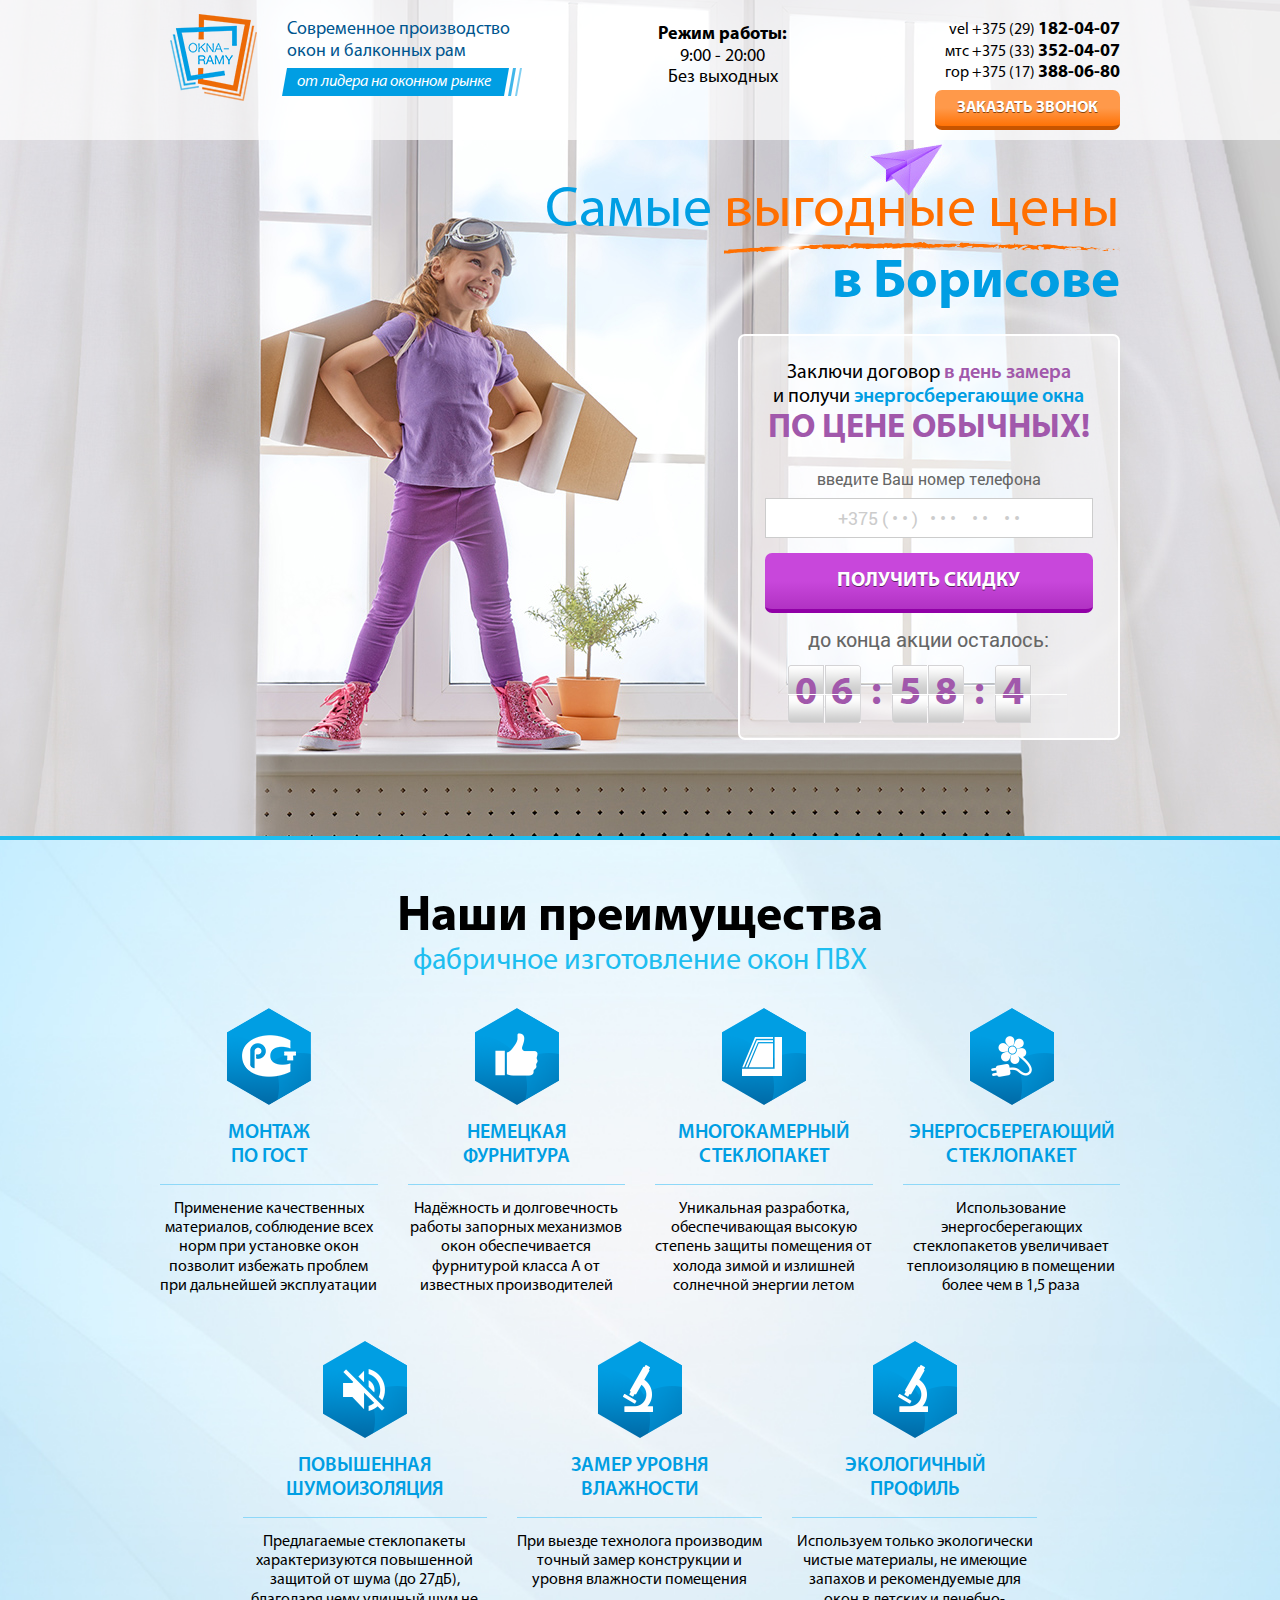
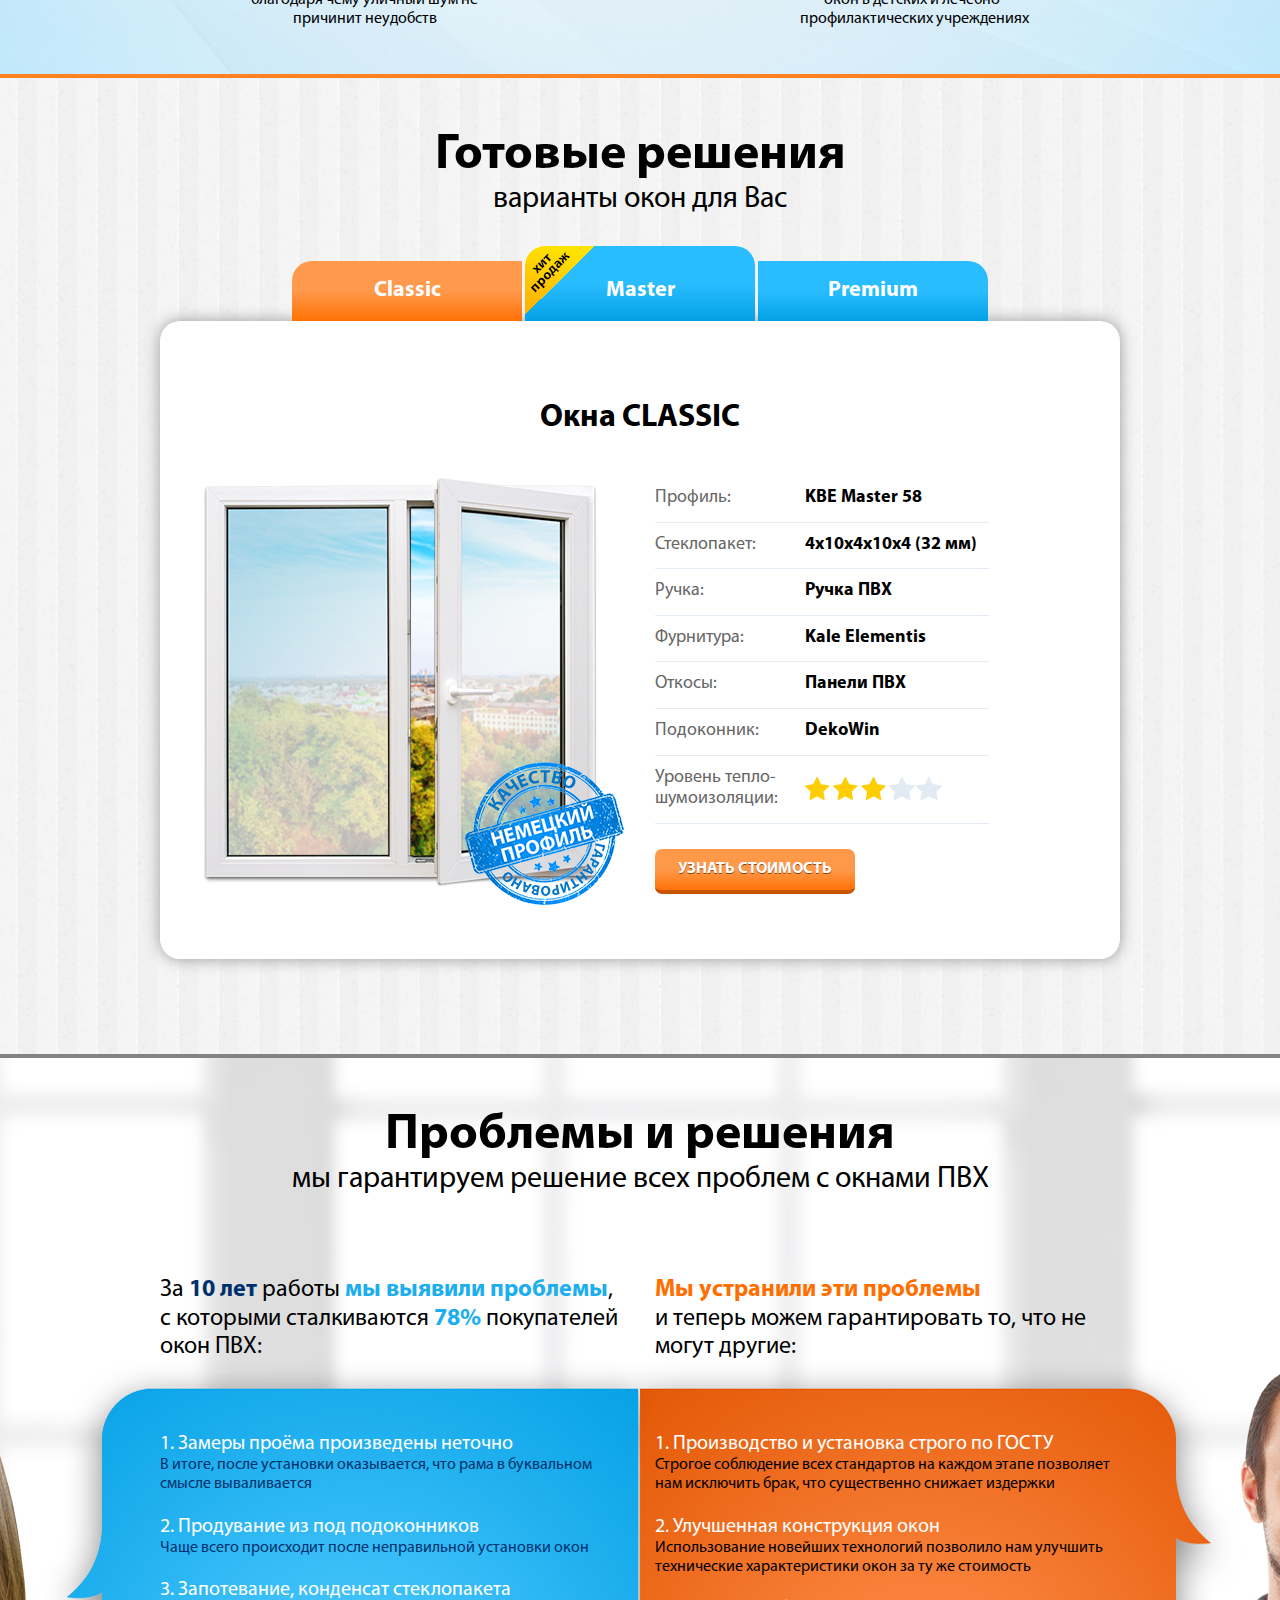
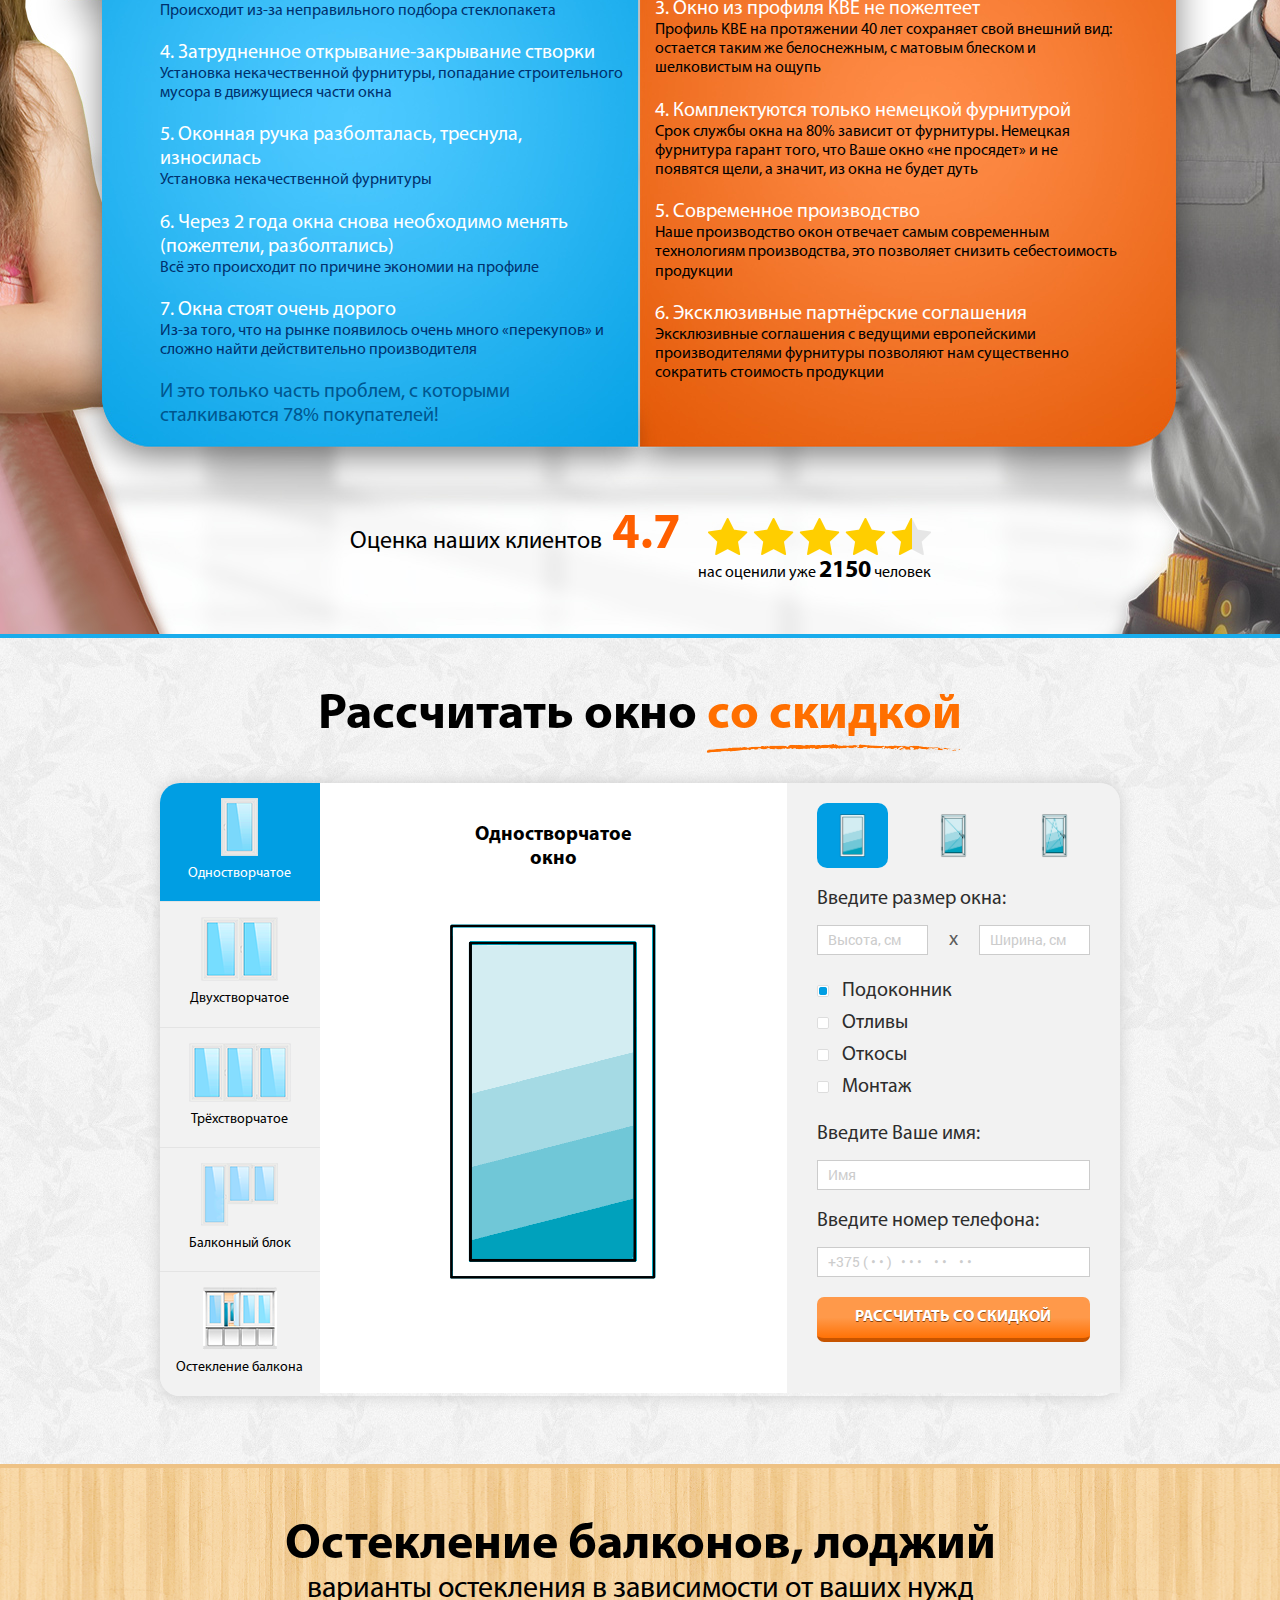
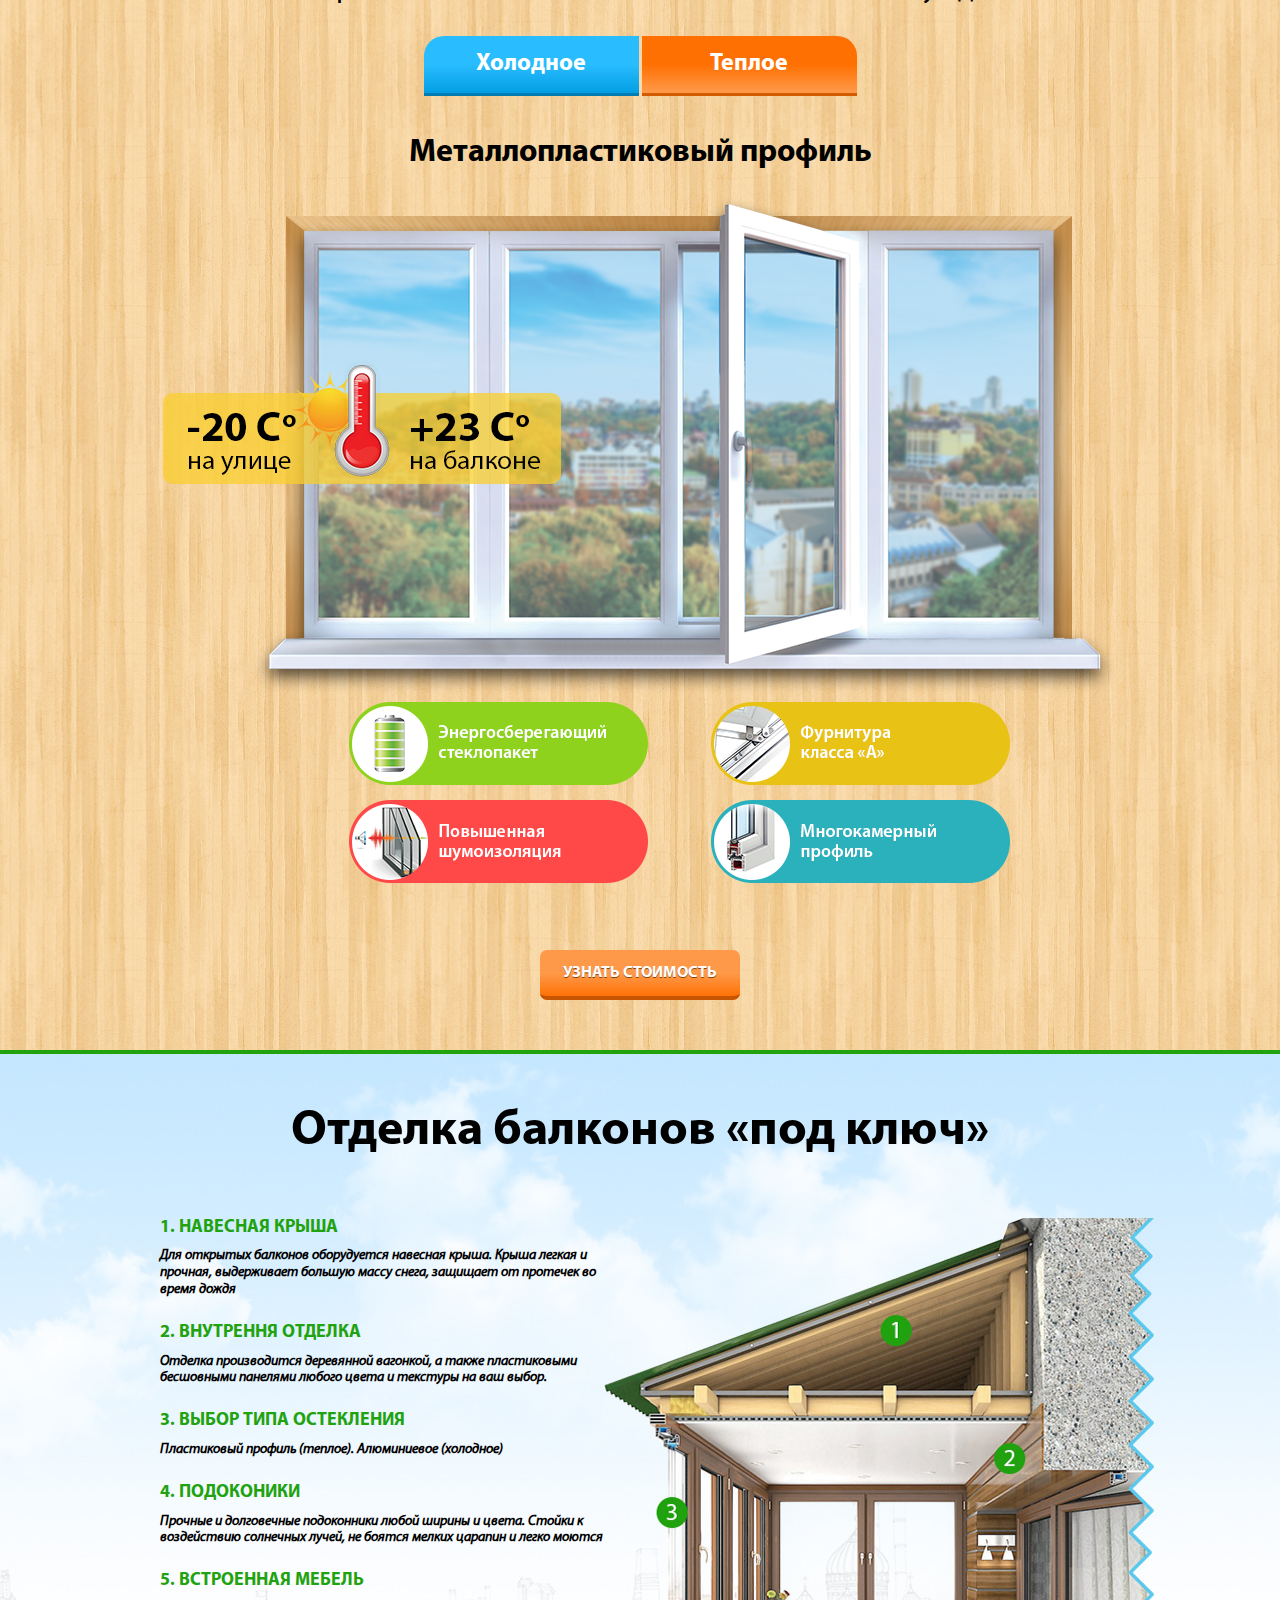
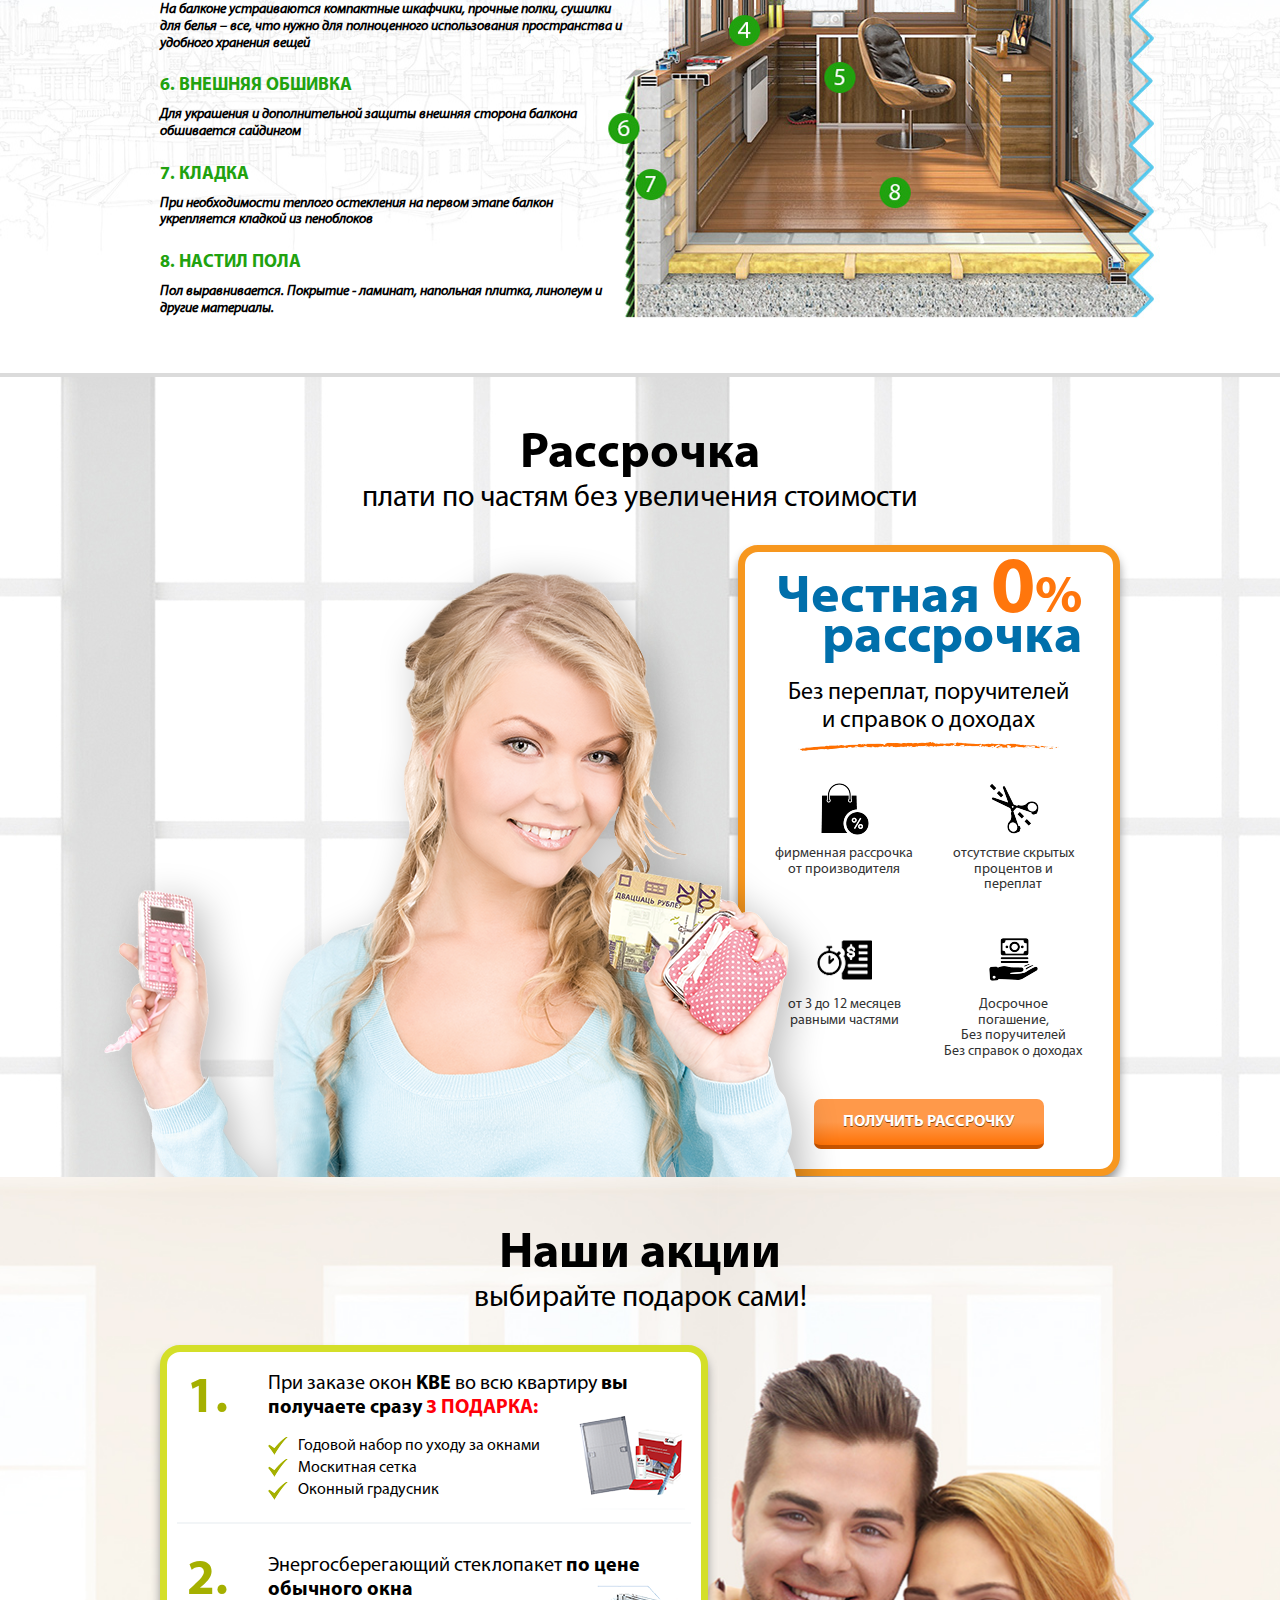
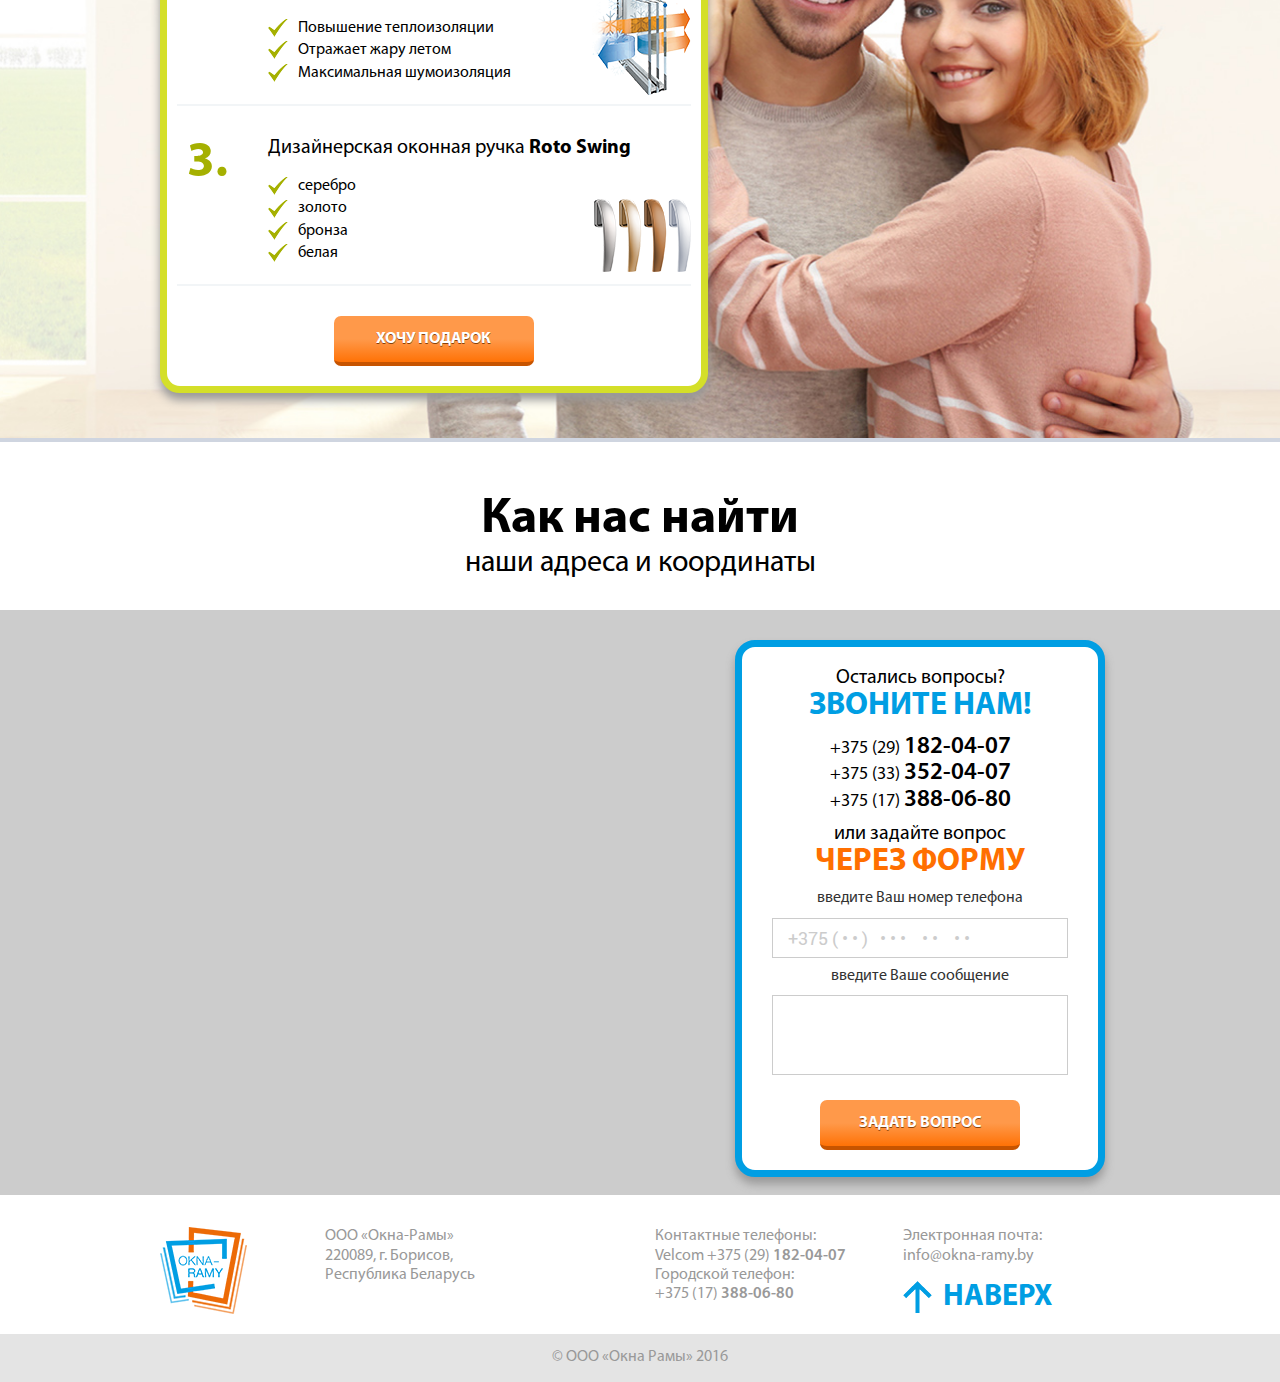
<file: Borisov/index.html>
<!DOCTYPE html>
<!--[if lt IE 7]><html lang="ru" class="lt-ie9 lt-ie8 lt-ie7"><![endif]-->
<!--[if IE 7]><html lang="ru" class="lt-ie9 lt-ie8"><![endif]-->
<!--[if IE 8]><html lang="ru" class="lt-ie9"><![endif]-->
<!--[if gt IE 8]><!-->
<html lang="ru">
<!--<![endif]-->
<head>
	<meta charset="utf-8" />
	<title>Okna Ramy</title>
	<meta name="description" content="" />
	<meta http-equiv="X-UA-Compatible" content="IE=edge" />
	<meta name="viewport" content="width=device-width, initial-scale=1.0" />
	<link rel="shortcut icon" href="favicon.ico" />
	<link rel="stylesheet" href="libs/bootstrap/bootstrap-grid-3.3.1.min.css" />
	<link rel="stylesheet" href="libs/font-awesome-4.2.0/css/font-awesome.min.css" />
	<link rel="stylesheet" href="libs/fancybox/jquery.fancybox.css" />
	<link rel="stylesheet" href="libs/owl-carousel/owl.carousel.css" />
	<link rel="stylesheet" href="libs/countdown/jquery.countdown.css" />
	<link rel="stylesheet" href="css/fonts.css" />
	<link rel="stylesheet" href="css/reset.css" />
	<link rel="stylesheet" href="css/main.css" />
	<link rel="stylesheet" href="css/media.css" />
</head>
<body>
	<header>
		<div class="container">
			<div class="row">
				<div class="col-sm-5">
					<div class="row">
						<div class="col-xs-4 col-100">
							<div class="logo">
								<a href=""><img src="images/logo.png" alt="Okna-Ramy"></a>
							</div>
						</div>
						<div class="col-xs-8 col-100 null">
							<h1>Современное производcтво<br> окон и балконных рам</h1>
							<h2>от лидера на оконном рынке</h2>
						</div>
					</div>
				</div>
				<div class="col-sm-4 info">
					<p class="timetable"><span>Режим работы:</span><br> 9:00 - 20:00<br>Без выходных</p>
				</div>
				<div class="col-sm-3 phone text-right">
					<p>vel   +375 (29) <span>182-04-07</span></p> 
                                        <p>мтс  +375 (33) <span>352-04-07</span></p> 
					<p>гор  +375 (17) <span>388-06-80</span></p>
					<a href="#popup-call-form" class="order-btn fancybox">Заказать звонок</a>
				</div>
			</div>
		</div>
	</header>
	
	<section class="top">
		<div class="container">
			<h2>Самые <span>выгодные цены</span></h2>
			<h3>в Борисове</h3>
			<div class="row">
				<div class="col-sm-offset-7 col-sm-5">
					<form method="post" id="top-form" class="form">
						<p class="title">Заключи договор <span class="purple">в день замера</span><br> и получи <span class="blue">энергосберегающие окна</span><br> <span class="big-purple">по цене обычных!</span></p>
						<label for="tel">введите Ваш номер телефона</label>
						<div class="input-wrap">
							<input type="text" name="tel" class="number-mask" maxlength="17" placeholder="+375 ( &#149 &#149 )   &#149 &#149 &#149    &#149 &#149    &#149 &#149">
						</div>
						<input type="hidden" name="type" value="получить скидку">
						<input type="submit" value="получить скидку">
						<p class="under">до конца акции осталось: </p>
						<!-- Timer -->
						<div id="clock" class="row text-center">
							<div class="col-xs-offset-1 col-xs-3 null">
								<div id='hour'>
									<p id='hour0'></p>
									<p id='hour1' class="second"></p>
								</div>
								<div class="line"></div>
							</div>
							<div class="col-xs-1 null devider"><p>:</p></div>
							<div class="col-xs-3 null">
								<div id='min'>
									<p id='min0'></p>
									<p id='min1' class="second"></p>
								</div>
								<div class="line"></div>
							</div>
							<div class="col-xs-1 null devider"><p>:</p></div>
							<div class="col-xs-3 null">
								<div id='sec'>
									<p id='sec0'></p>
									<p id='sec1' class="second"></p>
								</div>
								<div class="line"></div>
							</div>
						</div>	
					</form>
				</div>
			</div>
		</div>
	</section>

	<section class="advantages">
		<div class="container">
			<h1>Наши преимущества <span>фабричное изготовление окон ПВХ</span></h1>
			<div class="row">
				<div class="col-sm-3 item text-center">
					<img src="images/a1.png" alt="">
					<h3>Монтаж<br> по ГОСТ</h3>
					<p>Применение качественных материалов, соблюдение всех норм при установке окон позволит избежать проблем при дальнейшей эксплуатации</p>
				</div>
				<div class="col-sm-3 item text-center">
					<img src="images/a2.png" alt="">
					<h3>Немецкая<br> фурнитура</h3>
					<p>Надёжность и долговечность работы запорных механизмов окон обеспечивается фурнитурой класса А от известных производителей</p>
				</div>
				<div class="col-sm-3 item text-center">
					<img src="images/a3.png" alt="">
					<h3>Многокамерный<br> стеклопакет</h3>
					<p>Уникальная разработка, обеспечивающая высокую степень защиты помещения от холода зимой и излишней солнечной энергии летом</p>
				</div>
				<div class="col-sm-3 item text-center">
					<img src="images/a4.png" alt="">
					<h3>Энергосберегающий<br> стеклопакет</h3>
					<p>Использование энергосберегающих стеклопакетов увеличивает теплоизоляцию в помещении более чем в 1,5 раза</p>
				</div>
			</div>
			<div class="row">
				<div class="col-sm-offset-1 col-sm-10">
					<div class="row">
						<div class="col-sm-4 item text-center">
							<img src="images/a5.png" alt="">
							<h3>Повышенная<br> шумоизоляция</h3>
							<p>Предлагаемые стеклопакеты характеризуются повышенной защитой от шума (до 27дБ), благодаря чему уличный шум не причинит неудобств</p>
						</div>
						<div class="col-sm-4 item text-center">
							<img src="images/a6.png" alt="">
							<h3>Замер уровня<br> влажности</h3>
							<p>При выезде технолога производим точный замер конструкции и уровня влажности помещения</p>
						</div>
						<div class="col-sm-4 item text-center">
							<img src="images/a6.png" alt="">
							<h3>Экологичный<br> профиль</h3>
							<p>Используем только экологически чистые материалы, не имеющие запахов и рекомендуемые для окон в детских и лечебно-профилактических учреждениях</p>
						</div>
					</div>
				</div>
			</div>
		</div>
	</section>

	<section class="solution">
		<h1>Готовые решения <span>варианты окон для Вас</span></h1>
		<div class="container">
			<div class="row">
				<div class="col-sm-12">
					<div class="tabs">
						<ul>
							<li class="tab-1 active">Classic</li>
							<li class="tab-2">Master <span class="hit"></span></li>
							<li class="tab-3">Premium</li>
						</ul>
						<div>
							<div class="tabs-content">
								<h2>Окна CLASSIC</h2>
								<div class="row">
									<div class="col-sm-6 text-center">
										<img src="images/okno.png" alt="" class="photo">
									</div>
									<div class="col-sm-6">
										<table>
											<tr>
												<td style="width: 150px;">Профиль:</td>
												<td>KBE Master 58 </td>
											</tr>
											<tr>
												<td>Стеклопакет:</td>
												<td>4х10х4х10х4 (32 мм) </td>
											</tr>
											<tr>
												<td>Ручка:</td>
												<td>Ручка ПВХ</td>
											</tr>
											<tr>
												<td>Фурнитура:</td>
												<td>Kale Elementis</td>
											</tr>
											<tr>
												<td>Откосы:</td>
												<td>Панели ПВХ</td>
											</tr>
											<tr>
												<td>Подоконник:</td>
												<td>DеkoWin</td>
											</tr>
											<tr>
												<td>Уровень тепло-шумоизоляции:</td>
												<td><img src="images/star1.png" alt=""></td>
											</tr>
										</table>
										<a href="#popup-call-form" class="order-btn fancybox">Узнать стоимость</a>
									</div>
								</div>
							</div>
							<div class="tabs-content">
								<h2>Окна MASTER</h2>
								<div class="row">
									<div class="col-sm-6 text-center">
										<img src="images/okno.png" alt="" class="photo">
									</div>
									<div class="col-sm-6">
										<table>
											<tr>
												<td style="width: 150px;">Профиль:</td>
												<td>KBE Master 70</td>
											</tr>
											<tr>
												<td>Стеклопакет:</td>
												<td>4х10х4х12х4 (36 мм)<br>4х16х4х16х4 (44 мм)</td>
											</tr>
											<tr>
												<td>Ручка:</td>
												<td>Roto line </td>
											</tr>
											<tr>
												<td>Фурнитура:</td>
												<td>Roto NT </td>
											</tr>
											<tr>
												<td>Откосы:</td>
												<td>Сэндвич-панели</td>
											</tr>
											<tr>
												<td>Подоконник:</td>
												<td>DekoWin</td>
											</tr>
											<tr>
												<td>Уровень тепло-шумоизоляции:</td>
												<td><img src="images/star2.png" alt=""></td>
											</tr>
										</table>
										<a href="#popup-call-form" class="order-btn fancybox">Узнать стоимость</a>
									</div>
								</div>
							</div>
							<div class="tabs-content">
								<h2>Окна PREMIUM</h2>
								<div class="row">
									<div class="col-sm-6 text-center">
										<img src="images/okno.png" alt="" class="photo">
									</div>
									<div class="col-sm-6">
										<table>
											<tr>
												<td style="width: 150px;">Профиль:</td>
												<td>KBE Expert </td>
											</tr>
											<tr>
												<td>Стеклопакет:</td>
												<td>4х14х4х14х4 (40 мм)</td>
											</tr>
											<tr>
												<td>Ручка:</td>
												<td>Roto Swing </td>
											</tr>
											<tr>
												<td>Фурнитура:</td>
												<td>Roto NT со скрытыми петлями</td>
											</tr>
											<tr>
												<td>Откосы:</td>
												<td>Штукатурные</td>
											</tr>
											<tr>
												<td>Подоконник:</td>
												<td>Danke</td>
											</tr>
											<tr>
												<td>Уровень тепло-шумоизоляции:</td>
												<td><img src="images/star3.png" alt=""></td>
											</tr>
										</table>
										<a href="#popup-call-form" class="order-btn fancybox">Узнать стоимость</a>
									</div>
								</div>
							</div>
						</div>
					</div>
				</div>
			</div>
		</div>
	</section>

	<section class="decide">
		<div class="container">
			<h1>Проблемы и решения <span>мы гарантируем решение всех проблем с окнами ПВХ</span></h1>
			<div class="row">
				<div class="col-sm-6 leftSide">
					<p class="title">За <span>10 лет</span> работы <span class="blue">мы выявили проблемы</span>,<br> с которыми сталкиваются <span class="blue">78%</span> покупателей окон ПВХ:</p>
					<p>1. Замеры проёма произведены неточно <span>В итоге, после установки оказывается, что рама в буквальном смысле вываливается</span></p>
					<p>2. Продувание из под подоконников <span>Чаще всего происходит после неправильной установки окон</span></p>
					<p>3. Запотевание, конденсат стеклопакета <span>Происходит из-за неправильного подбора стеклопакета</span></p>
					<p>4. Затрудненное открывание-закрывание створки <span>Установка некачественной фурнитуры, попадание строительного мусора в движущиеся части окна</span></p>
					<p>5. Оконная ручка разболталась, треснула, износилась <span>Установка некачественной фурнитуры</span></p>
					<p>6. Через 2 года окна снова необходимо менять (пожелтели, разболтались) <span>Всё это происходит по причине экономии на профиле</span></p>
					<p>7. Окна стоят очень дорого <span>Из-за того, что на рынке появилось очень много «перекупов» и сложно найти действительно производителя</span></p>
					<p class="under">И это только часть проблем, с которыми сталкиваются 78% покупателей!</p>
				</div>
				<div class="col-sm-6 rightSide">
					<p class="title"><span class="orange">Мы устранили эти проблемы</span><br> и теперь можем гарантировать то, что не могут другие:</p>
					<p>1. Производство и установка строго по ГОСТУ <span>Строгое соблюдение всех стандартов на каждом этапе позволяет нам исключить брак, что существенно снижает издержки</span></p>
					<p>2. Улучшенная конструкция окон <span>Использование новейших технологий позволило нам улучшить технические характеристики окон за ту же стоимость</span></p>
					<p>3. Окно из профиля КВЕ не пожелтеет <span>Профиль KBE на протяжении 40 лет сохраняет свой внешний вид: остается таким же белоснежным, с матовым блеском и шелковистым на ощупь</span></p>
					<p>4. Комплектуются только немецкой фурнитурой <span>Срок службы окна на 80% зависит от фурнитуры. Немецкая
						фурнитура гарант того, что Ваше окно «не просядет» и не появятся щели, а значит, из окна не будет дуть</span></p>
						<p>5. Современное производство <span>Наше производство окон отвечает самым современным технологиям производства, это позволяет снизить себестоимость продукции</span></p>
						<p>6. Эксклюзивные партнёрские соглашения <span>Эксклюзивные соглашения с ведущими европейскими производителями фурнитуры позволяют нам существенно сократить стоимость продукции</span></p>
					</div>
					<div class="col-sm-12 text-center">
						<p class="note">Оценка наших клиентов <span class="number">4.7</span> <span class="estimate">нас оценили уже <b>2150</b> человек</span></p>
					</div>
				</div>
			</div>
	</section>

	<section class="calculate">
		<div class="container">
			<h1>Рассчитать окно <span>со скидкой</span></h1>
			<div class="tabs-block">
				<div class="calculate-tabs clearfix">
					<ul class="col-sm-2 null">
						<li>
							<img src="images/c1.png" alt="">
							<span>Одностворчатое</span>
						</li>
						<li>
							<img src="images/c2.png" alt="">
							<span>Двухстворчатое</span>
						</li>
						<li>
							<img src="images/c3.png" alt="">
							<span>Трёхстворчатое</span>
						</li>
						<li>
							<img src="images/c4.png" alt="">
							<span>Балконный блок</span>
						</li>
						<li>
							<img src="images/c5.png" alt="">
							<span>Остекление балкона</span>
						</li>
					</ul>
					<div class="col-sm-10">
						<div class="tabs-content row">
							<div class="col-sm-7 left-part text-center">
								<h3>Одностворчатое<br> окно</h3>
								<img src="images/okno_1-1.png" alt="" class="mainPhoto">
							</div>
							<div class="col-sm-5 right-part">
								<div class="select-photo row">
									<div class="col-xs-4">
										<div class="item active">
											<img src="images/okno_1-1.png" alt="" data-index="1">
										</div>
									</div>
									<div class="col-xs-4">
										<div class="item">
											<img src="images/okno_1-2.png" alt="" data-index="2">
										</div>
									</div>
									<div class="col-xs-4">
										<div class="item">
											<img src="images/okno_1-3.png" alt="" data-index="3">
										</div>
									</div>
								</div>
								<form id="calc-form-1" method="post" class="form calc-form">
									<label for="height">Введите размер окна:</label>
									<div class="row">
										<div class="col-xs-5 null-right">
											<input type="text" name="height" placeholder="Высота, см">
										</div>
										<div class="col-xs-2"><span class="multiply">x</span></div>
										<div class="col-xs-5 null-left">
											<input type="text" name="width" placeholder="Ширина, см">
										</div>
									</div>
									<ul class="list">
										<li class="active">Подоконник</li>
										<li>Отливы</li>
										<li>Откосы</li>
										<li>Монтаж</li>
									</ul>
									<label for="name">Введите Ваше имя:</label>
									<div class="input-wrap">
										<input type="text" name="name" placeholder="Имя">
									</div>
									<label for="tel">Введите номер телефона:</label>
									<div class="input-wrap">
										<input type="text" name="tel" class="number-mask" maxlength="17" placeholder="+375 ( &#149 &#149 )   &#149 &#149 &#149    &#149 &#149    &#149 &#149">
									</div>
									<input type="hidden" name="type" value="Одностворчатое окно">
									<input type="hidden" name="window" value="1">
									<input type="hidden" name="list" value="Подоконник">
									<button type="submit" class="order-btn">Рассчитать со скидкой</button>
								</form>
							</div>
						</div>
						<div class="tabs-content row">
							<div class="col-sm-7 left-part text-center">
								<h3>Двухстворчатое<br> окно</h3>
								<img src="images/okno_2-1.png" alt="" class="mainPhoto">
							</div>
							<div class="col-sm-5 right-part">
								<div class="select-photo row">
									<div class="col-xs-3 null">
										<div class="item active">
											<img src="images/okno_2-1.png" alt="" data-index="1">
										</div>
									</div>
									<div class="col-xs-3 null">
										<div class="item">
											<img src="images/okno_2-2.png" alt="" data-index="2">
										</div>
									</div>
									<div class="col-xs-3 null">
										<div class="item">
											<img src="images/okno_2-3.png" alt="" data-index="3">
										</div>
									</div>
									<div class="col-xs-3 null">
										<div class="item">
											<img src="images/okno_2-4.png" alt="" data-index="4">
										</div>
									</div>
								</div>
								<form id="calc-form-2" method="post" class="form calc-form">
									<label for="height">Введите размер окна:</label>
									<div class="row">
										<div class="col-xs-5 null-right">
											<input type="text" name="height" placeholder="Высота, см">
										</div>
										<div class="col-xs-2"><span class="multiply">x</span></div>
										<div class="col-xs-5 null-left">
											<input type="text" name="width" placeholder="Ширина, см">
										</div>
									</div>
									<ul class="list">
										<li class="active">Подоконник</li>
										<li>Отливы</li>
										<li>Откосы</li>
										<li>Монтаж</li>
									</ul>
									<label for="name">Введите Ваше имя:</label>
									<div class="input-wrap">
										<input type="text" name="name" placeholder="Имя">
									</div>
									<label for="tel">Введите номер телефона:</label>
									<div class="input-wrap">
										<input type="text" name="tel" class="number-mask" maxlength="17" placeholder="+375 ( &#149 &#149 )   &#149 &#149 &#149    &#149 &#149    &#149 &#149">
									</div>
									<input type="hidden" name="type" value="Двустворчатое окно">
									<input type="hidden" name="list" value="Подоконник">
									<input type="hidden" name="window" value="1">
									<button type="submit" class="order-btn">Рассчитать со скидкой</button>
								</form>
							</div>
						</div>
						<div class="tabs-content row">
							<div class="col-sm-7 left-part text-center">
								<h3>Трёхстворчатое<br> окно</h3>
								<img src="images/okno_3-1.png" alt="" class="mainPhoto">
							</div>
							<div class="col-sm-5 right-part">
								<div class="select-photo row">
									<div class="col-xs-3 null">
										<div class="item active">
											<img src="images/okno_3-1.png" alt="" data-index="1">
										</div>
									</div>
									<div class="col-xs-3 null">
										<div class="item">
											<img src="images/okno_3-2.png" alt="" data-index="2">
										</div>
									</div>
									<div class="col-xs-3 null">
										<div class="item">
											<img src="images/okno_3-3.png" alt="" data-index="3">
										</div>
									</div>
									<div class="col-xs-3 null">
										<div class="item">
											<img src="images/okno_3-4.png" alt="" data-index="4">
										</div>
									</div>
								</div>
								<form id="calc-form-3" method="post" class="form calc-form">
									<label for="height">Введите размер окна:</label>
									<div class="row">
										<div class="col-xs-5 null-right">
											<input type="text" name="height" placeholder="Высота, см">
										</div>
										<div class="col-xs-2"><span class="multiply">x</span></div>
										<div class="col-xs-5 null-left">
											<input type="text" name="width" placeholder="Ширина, см">
										</div>
									</div>
									<ul class="list">
										<li class="active">Подоконник</li>
										<li>Отливы</li>
										<li>Откосы</li>
										<li>Монтаж</li>
									</ul>
									<label for="name">Введите Ваше имя:</label>
									<div class="input-wrap">
										<input type="text" name="name" placeholder="Имя">
									</div>
									<label for="tel">Введите номер телефона:</label>
									<div class="input-wrap">
										<input type="text" name="tel" class="number-mask" maxlength="17" placeholder="+375 ( &#149 &#149 )   &#149 &#149 &#149    &#149 &#149    &#149 &#149">
									</div>
									<input type="hidden" name="type" value="Трёхстворчатое окно">
									<input type="hidden" name="list" value="Подоконник">
									<input type="hidden" name="window" value="1">
									<button type="submit" class="order-btn">Рассчитать со скидкой</button>
								</form>
							</div>
						</div>
						<div class="tabs-content row">
							<div class="col-sm-6 left-part text-center">
								<h3>Балконный<br> блок</h3>
								<img src="images/okno_4-1.png" alt="" class="mainPhoto">
							</div>
							<div class="col-sm-6 right-part">
								<div class="select-photo row">
									<div class="col-xs-2 null">
										<div class="item active">
											<img src="images/okno_4-1.png" alt="" data-index="1">
										</div>
									</div>
									<div class="col-xs-2 null">
										<div class="item">
											<img src="images/okno_4-2.png" alt="" data-index="2">
										</div>
									</div>
									<div class="col-xs-2 null">
										<div class="item">
											<img src="images/okno_4-3.png" alt="" data-index="3">
										</div>
									</div>
									<div class="col-xs-2 null">
										<div class="item">
											<img src="images/okno_4-4.png" alt="" data-index="4">
										</div>
									</div>
									<div class="col-xs-2 null">
										<div class="item">
											<img src="images/okno_4-5.png" alt="" data-index="5">
										</div>
									</div>
								</div>
								<form id="calc-form-4" method="post" class="form calc-form">
									<label for="height">Введите размер окна:</label>
									<div class="row">
										<div class="col-xs-5 null-right">
											<input type="text" name="height" placeholder="Высота, см">
										</div>
										<div class="col-xs-2"><span class="multiply">x</span></div>
										<div class="col-xs-5 null-left">
											<input type="text" name="width" placeholder="Ширина, см">
										</div>
									</div>
									<ul class="list">
										<li class="active">Подоконник</li>
										<li>Отливы</li>
										<li>Откосы</li>
										<li>Монтаж</li>
									</ul>
									<label for="name">Введите Ваше имя:</label>
									<div class="input-wrap">
										<input type="text" name="name" placeholder="Имя">
									</div>
									<label for="tel">Введите номер телефона:</label>
									<div class="input-wrap">
										<input type="text" name="tel" class="number-mask" maxlength="17" placeholder="+375 ( &#149 &#149 )   &#149 &#149 &#149    &#149 &#149    &#149 &#149">
									</div>
									<input type="hidden" name="type" value="Балконный блок">
									<input type="hidden" name="list" value="Подоконник">
									<input type="hidden" name="window" value="1">
									<button type="submit" class="order-btn">Рассчитать со скидкой</button>
								</form>
							</div>
						</div>
						<div class="tabs-content row">
							<div class="col-sm-6 left-part text-center">
								<h3>Остекленение<br> балкона</h3>
								<img src="images/okno_5-1.png" alt="" class="mainPhoto">
							</div>
							<div class="col-sm-6 right-part">
								<div class="select-photo row">
									<div class="col-xs-3 null">
										<div class="item active">
											<img src="images/okno_5-1.png" alt="" data-index="1">
										</div>
									</div>
									<div class="col-xs-3 null">
										<div class="item">
											<img src="images/okno_5-2.png" alt="" data-index="2">
										</div>
									</div>
									<div class="col-xs-3 null">
										<div class="item">
											<img src="images/okno_5-3.png" alt="" data-index="3">
										</div>
									</div>
									<div class="col-xs-3 null">
										<div class="item">
											<img src="images/okno_5-4.png" alt="" data-index="4">
										</div>
									</div>
									<div class="col-xs-3 null">
										<div class="item">
											<img src="images/okno_5-5.png" alt="" data-index="5">
										</div>
									</div>
									<div class="col-xs-3 null">
										<div class="item">
											<img src="images/okno_5-6.png" alt="" data-index="6">
										</div>
									</div>
									<div class="col-xs-3 null">
										<div class="item">
											<img src="images/okno_5-7.png" alt="" data-index="7">
										</div>
									</div>
								</div>
								<form id="calc-form-5" method="post" class="form calc-form">
									<label for="height">Введите размер окна:</label>
									<div class="row">
										<div class="col-xs-5 null-right">
											<input type="text" name="height" placeholder="Высота, см">
										</div>
										<div class="col-xs-2"><span class="multiply">x</span></div>
										<div class="col-xs-5 null-left">
											<input type="text" name="width" placeholder="Ширина, см">
										</div>
									</div>
									<ul class="list">
										<li class="active">Подоконник</li>
										<li>Отливы</li>
										<li>Откосы</li>
										<li>Монтаж</li>
									</ul>
									<div class="row">
										<div class="col-sm-6">
											<label for="name">Введите имя:</label>
											<div class="input-wrap">
												<input type="text" name="name" placeholder="Имя">
											</div>
										</div>
										<div class="col-sm-6">
											<label for="tel">Введите телефон:</label>
											<div class="input-wrap">
												<input type="text" name="tel" class="number-mask" maxlength="17" placeholder="+375 ( &#149 &#149 )   &#149 &#149 &#149    &#149 &#149    &#149 &#149">
											</div>
										</div>
									</div>
									<input type="hidden" name="type" value="Остекленение балкона">
									<input type="hidden" name="list" value="Подоконник">
									<input type="hidden" name="window" value="1">
									<button type="submit" class="order-btn">Рассчитать со скидкой</button>
								</form>
							</div>
						</div>
					</div>
				</div>
			</div>
		</div>
	</section>

	<section class="glass">
		<div class="container">
			<h1>Остекление балконов, лоджий <span>варианты остекления в зависимости от ваших нужд</span></h1>
			<div class="row">
				<div class="col-sm-12 text-center">
					<div class="buttons">
						<button class="cold">Холодное</button>
						<button class="warm active">Теплое</button>
					</div>
					<h3 class="window-title">Металлопластиковый профиль</h3>
					<img src="images/w-warm.png" alt="" class="window">
				</div>
			</div>
			<div class="text-center">
				<a href="#warm-popup" class="more fancybox"></a>
			</div>
			<div class="text-center">
				<a href="#popup-call-form" class="order-btn fancybox">Узнать стоимость</a>
			</div>
		</div>
	</section>

	<section class="key">
		<div class="container">
			<h1>Отделка балконов «под ключ» <span></span></h1>
			<div class="row">
				<div class="col-xs-6">
					<ul>
						<li>1. Навесная крыша <span>Для открытых балконов оборудуется навесная крыша. Крыша легкая и прочная, выдерживает большую массу снега, защищает от протечек во время дождя</span></li>
						<li>2. Внутрення отделка <span>Отделка производится деревянной вагонкой, а также пластиковыми бесшовными панелями любого цвета и текстуры на ваш выбор.</span></li>
						<li>3. Выбор типа остекления <span>Пластиковый профиль (теплое).  Алюминиевое (холодное)</span></li>
						<li>4. Подоконики <span>Прочные и долговечные подоконники любой ширины и цвета. Стойки к воздействию солнечных лучей, не боятся мелких царапин  и легко моются</span></li>
						<li>5. Встроенная мебель <span>На балконе устраиваются компактные шкафчики, прочные полки, сушилки для белья – все, что нужно для полноценного использования пространства и удобного хранения вещей</span></li>
						<li>6. внешняя обшивка <span>Для украшения и дополнительной защиты внешняя сторона балкона обшивается сайдингом</span></li>
						<li>7. Кладка <span>При необходимости теплого остекления  на первом этапе балкон укрепляется кладкой из пеноблоков</span></li>
						<li>8. Настил пола <span>Пол выравнивается. Покрытие - ламинат, напольная плитка, линолеум и другие материалы.</span></li>
					</ul>
				</div>
			</div>
		</div>
	</section>

	<section class="discount">
		<div class="container">
			<h1>Рассрочка <span>плати по частям без увеличения стоимости</span></h1>
			<div class="row">
				<div class="col-md-7 woman">
					<img src="images/woman.png" alt="">
				</div>
				<div class="col-md-5">
					<div class="info">
						<p class="title">Честная <span><b>0</b>%</span><br> рассрочка</p>
						<p class="title-2">Без переплат, поручителей<br> и справок о доходах</p>
						<div class="row text-center">
							<div class="col-xs-6">
								<div class="item">
									<img src="images/d1.png" alt="">
									<p>фирменная рассрочка<br> от производителя</p>
								</div>
							</div>
							<div class="col-xs-6">
								<div class="item">
									<img src="images/d2.png" alt="">
									<p>отсутствие скрытых<br> процентов и переплат</p>
								</div>
							</div>
							<div class="col-xs-6">
								<div class="item">
									<img src="images/d3.png" alt="">
									<p>от 3 до 12 месяцев<br> равными частями</p>
								</div>
							</div>
							<div class="col-xs-6">
								<div class="item">
									<img src="images/d4.png" alt="">
									<p>Досрочное погашение,<br> Без поручителей<br> Без справок о доходах</p>
								</div>
							</div>
						</div>
						<div class="text-center">
							<a href="#popup-call-form" class="order-btn fancybox">Получить рассрочку</a>
						</div>
					</div>
				</div>
			</div>
		</div>
	</section>

	<section class="skidki">
		<div class="container">
			<h1>Наши акции <span>выбирайте подарок сами!</span></h1>
			<div class="row">
				<div class="col-md-7">
					<div class="info">
						<div class="item item-1">
							<div class="row">
								<div class="col-xs-2 number"><span>1.</span></div>
								<div class="col-xs-10">
									<p>При заказе окон <strong>KBE</strong> во всю квартиру <strong>вы получаете сразу</strong> <span>3 подарка:</span></p>
									<ul>
										<li>Годовой набор по уходу за окнами</li>
										<li>Москитная сетка</li>
										<li>Оконный градусник</li>
									</ul>
								</div>
							</div>
						</div>
						<div class="item item-2">
							<div class="row">
								<div class="col-xs-2 number"><span>2.</span></div>
								<div class="col-xs-10">
									<p>Энергосберегающий стеклопакет <strong>по цене обычного окна</strong></p>
									<ul>
										<li>Повышение теплоизоляции</li>
										<li>Отражает жару летом</li>
										<li>Максимальная шумоизоляция</li>
									</ul>
								</div>
							</div>
						</div>
						<div class="item item-3">
							<div class="row">
								<div class="col-xs-2 number"><span>3.</span></div>
								<div class="col-xs-10">
									<p>Дизайнерская оконная ручка <strong>Roto Swing</strong></p>
									<ul>
										<li>серебро</li>
										<li>золото</li>
										<li>бронза</li>
										<li>белая</li>
									</ul>
								</div>
							</div>
						</div>
						<div class="text-center">
							<a href="#popup-call-form" class="order-btn fancybox">Хочу подарок</a>
						</div>
					</div>
				</div>
			</div>
		</div>
	</section>

	<section class="find-us">
		<div class="container">
			<h1>Как нас найти <span>наши адреса и координаты</span></h1>			
		</div>
		<div class="map">
			<div class="container">
				<div class="col-md-offset-7 col-md-5">
					<div class="call">
						<p class="title-1">Остались вопросы?</p>
						<p class="title-2">Звоните нам!</p>
						<div class="phone">
							<p>+375 (29) <span>182-04-07</span></p> 
                                                        <p>+375 (33) <span>352-04-07</span></p> 
					                <p>+375 (17) <span>388-06-80</span></p>
						</div>
						<p class="title-1">или задайте вопрос</p>
						<p class="title-2 orange">через форму</p>
						<form class="form" id="call-form" method="post">
							<label for="tel">введите Ваш номер телефона</label>
							<div class="input-wrap">
								<input type="text" name="tel" class="number-mask" maxlength="17" placeholder="+375 ( &#149 &#149 )   &#149 &#149 &#149    &#149 &#149    &#149 &#149">
							</div>
							<label for="tel">введите Ваше сообщение</label>
							<div class="input-wrap">
								<textarea name="mess"></textarea>
							</div>
							<input type="hidden" name="type" value="Задать вопрос">
							<div class="text-center">
								<button type="submit" class="order-btn">Задать вопрос</button>
							</div>
						</form>
					</div>
				</div>
			</div>
			<div class="yandex-map">
				<script type="text/javascript" charset="utf-8" async src="https://api-maps.yandex.ru/services/constructor/1.0/js/?sid=0NR8GTkS-m2WI7CtYUdNkPPWGMNUsLdF&amp;width=100%&amp;height=585&amp;lang=ru_RU&amp;sourceType=constructor&amp;scroll=true"></script>
			</div>
		</div>
	</section>

	<section class="bottom">
		<div class="container">
			<div class="row">
				<div class="col-sm-2 logo">
					<img src="images/logo.png" alt="">
				</div>
				<div class="col-sm-4">
					<p class="adres">ООО «Окна-Рамы»<br> 220089, г. Борисов,<br>Республика Беларусь <br></p>
				</div>
				<div class="col-sm-3">
					<p class="adres">Контактные телефоны:<br> Velcom +375 (29) <span>182-04-07</span><br> Городской телефон:<br> +375 (17) <span>388-06-80</span></p>
				</div>
				<div class="col-sm-3">
					<p class="adres">Электронная почта:<br> info@okna-ramy.by</p>
					<a id="top">Наверх</a>
				</div>
			</div>
		</div>
	</section>

	<footer>
		<div class="container">
			<p>&copy; ООО «Окна Рамы» 2016</p>
		</div>
	</footer>

	<!-- Модальные окна -->
	<div id="success">
		<h3><span>Спасибо!</span><br> ваша заявка принята</h3>
		<p>в ближайшее время наш менеджер свяжется с Вами, чтобы обсудить детали</p>
	</div>

	<form id="popup-call-form" method="post" class="form">
		<h3>Оставьте свои данные</h3>
		<p class="under">и наш менеджер перезвонит вам в ближайшее время!</p>
		<label for="name">Представьтесь пожалуйста *</label>
		<div class="input-wrap">
			<input type="text" name="name">
		</div>
		<label for="tel">Введите Ваш номер телефона *</label>
		<div class="input-wrap">
			<input type="text" name="tel" class="number-mask" maxlength="17" placeholder="+375 ( &#149 &#149 )   &#149 &#149 &#149    &#149 &#149    &#149 &#149">
		</div>
		<input type="hidden" name="type" value="Заказать звонок">
		<div class="text-center">
			<button class="order-btn" type="submit">Заказать звонок</button>
		</div>
		<p class="note">* Ваши данные будут в безопасности и не будут переданы третьим лицам</p>
	</form>

	<!--[if lt IE 9]>
	<script src="libs/html5shiv/es5-shim.min.js"></script>
	<script src="libs/html5shiv/html5shiv.min.js"></script>
	<script src="libs/html5shiv/html5shiv-printshiv.min.js"></script>
	<script src="libs/respond/respond.min.js"></script>
	<![endif]-->
	<script src="libs/jquery/jquery-1.11.1.min.js"></script>
	<script src="libs/jquery-mousewheel/jquery.mousewheel.min.js"></script>
	<script src="libs/fancybox/jquery.fancybox.pack.js"></script>
	<script src="libs/waypoints/waypoints-1.6.2.min.js"></script>
	<script src="libs/scrollto/jquery.scrollTo.min.js"></script>
	<script src="libs/owl-carousel/owl.carousel.min.js"></script>
	<script src="libs/countdown/jquery.plugin.js"></script>
	<script src="libs/countdown/jquery.countdown.min.js"></script>
	<script src="libs/countdown/jquery.countdown-ru.js"></script>
	<script src="libs/landing-nav/navigation.js"></script>
	<script src="js/jquery.validate.min.js"></script>
	<script src="js/jquery.cookie.js"></script>
	<script src="js/common.js"></script>
	<!-- Yandex.Metrika counter -->

<script type="text/javascript">

    (function (d, w, c) {

        (w[c] = w[c] || []).push(function() {

            try {

                w.yaCounter42934249 = new Ya.Metrika({

                    id:42934249,

                    clickmap:true,

                    trackLinks:true,

                    accurateTrackBounce:true,

                    webvisor:true

                });

            } catch(e) { }

        });

 

        var n = d.getElementsByTagName("script")[0],

            s = d.createElement("script"),

            f = function () { n.parentNode.insertBefore(s, n); };

        s.type = "text/javascript";

        s.async = true;

        s.src = "https://mc.yandex.ru/metrika/watch.js";

 

        if (w.opera == "[object Opera]") {

            d.addEventListener("DOMContentLoaded", f, false);

        } else { f(); }

    })(document, window, "yandex_metrika_callbacks");

</script>

<noscript><div><img src="https://mc.yandex.ru/watch/42934249" style="position:absolute; left:-9999px;" alt="" /></div></noscript>

<!-- /Yandex.Metrika counter -->
	<!-- Google Analytics counter --><!-- /Google Analytics counter -->

<script src="https://zenconnector.ru/js/connector.js" data-zentoken="Ym9yaXNvdi5va25hLXJhbXkuYnk6Ng=="></script>

</body>
</html>
</file>
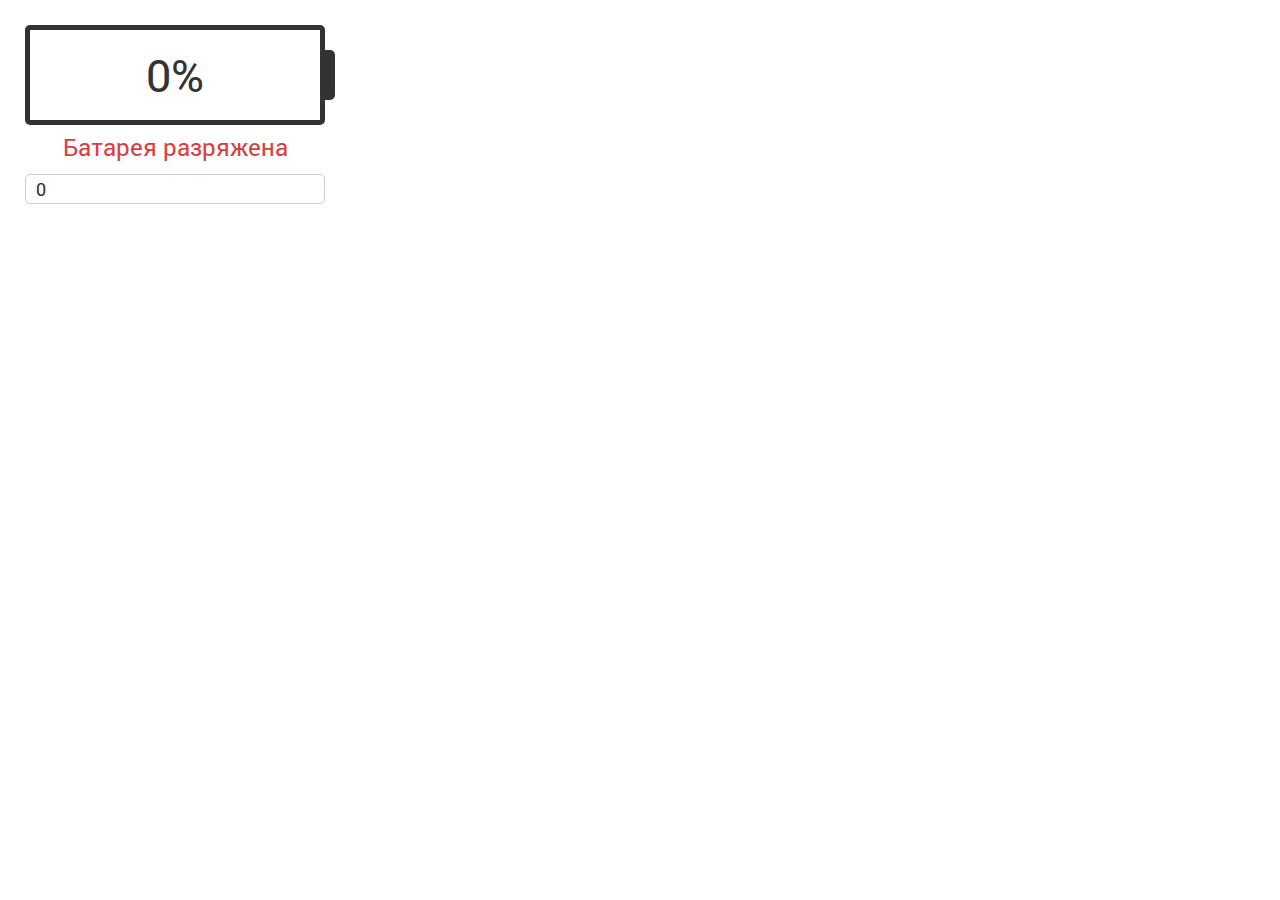
<file: JS батарея разряжена/index.html>
<!DOCTYPE html>
<!--[if lt IE 7]><html lang="ru" class="lt-ie9 lt-ie8 lt-ie7"><![endif]-->
<!--[if IE 7]><html lang="ru" class="lt-ie9 lt-ie8"><![endif]-->
<!--[if IE 8]><html lang="ru" class="lt-ie9"><![endif]-->
<!--[if gt IE 8]><!-->
<html lang="ru">
<!--<![endif]-->
<head>
	<meta charset="utf-8" />
	<title>Заголовок</title>
	<meta name="description" content="" />
	<meta http-equiv="X-UA-Compatible" content="IE=edge" />
	<meta name="viewport" content="width=device-width, initial-scale=1.0" />
	<link rel="shortcut icon" href="favicon.ico" />
	<link rel="stylesheet" href="libs/bootstrap/bootstrap-grid-3.3.1.min.css" />
	<link rel="stylesheet" href="libs/font-awesome-4.2.0/css/font-awesome.min.css" />
	<link rel="stylesheet" href="libs/fancybox/jquery.fancybox.css" />
	<link rel="stylesheet" href="libs/owl-carousel/owl.carousel.css" />
	<link rel="stylesheet" href="libs/countdown/jquery.countdown.css" />
	<link rel="stylesheet" href="css/animate.css" />
	<link rel="stylesheet" href="css/fonts.css" />
	<link rel="stylesheet" href="css/reset.css" />
	<link rel="stylesheet" href="css/main.css" />
	<link rel="stylesheet" href="css/media.css" />
</head>
<body>
	
	
<div class="container2">	
	<div class="battery">
		<div class="inner"></div>
		<p class="number">0%</p>
	</div>
	<p class="warning">Батарея разряжена</p>
	<input type="number" min="0" max="100" value="0" id="count">
</div>
	







	<!--[if lt IE 9]>
	<script src="libs/html5shiv/es5-shim.min.js"></script>
	<script src="libs/html5shiv/html5shiv.min.js"></script>
	<script src="libs/html5shiv/html5shiv-printshiv.min.js"></script>
	<script src="libs/respond/respond.min.js"></script>
	<![endif]-->
	<script src="libs/jquery/jquery-1.11.1.min.js"></script>
	<script src="libs/jquery-mousewheel/jquery.mousewheel.min.js"></script>
	<script src="libs/fancybox/jquery.fancybox.pack.js"></script>
	<script src="libs/waypoints/waypoints-1.6.2.min.js"></script>
	<script src="libs/scrollto/jquery.scrollTo.min.js"></script>
	<script src="libs/owl-carousel/owl.carousel.min.js"></script>
	<script src="libs/countdown/jquery.plugin.js"></script>
	<script src="libs/countdown/jquery.countdown.min.js"></script>
	<script src="libs/countdown/jquery.countdown-ru.js"></script>
	<script src="libs/landing-nav/navigation.js"></script>
	<script src="libs/tabs/tabs.js"></script>
	<script src="js/maskinput.js"></script>
	<script src="js/jquery.validate.min.js"></script>
	<script src="js/common.js"></script>
	<!-- Yandex.Metrika counter --><!-- /Yandex.Metrika counter -->
	<!-- Google Analytics counter --><!-- /Google Analytics counter -->
</body>
</html>
</file>
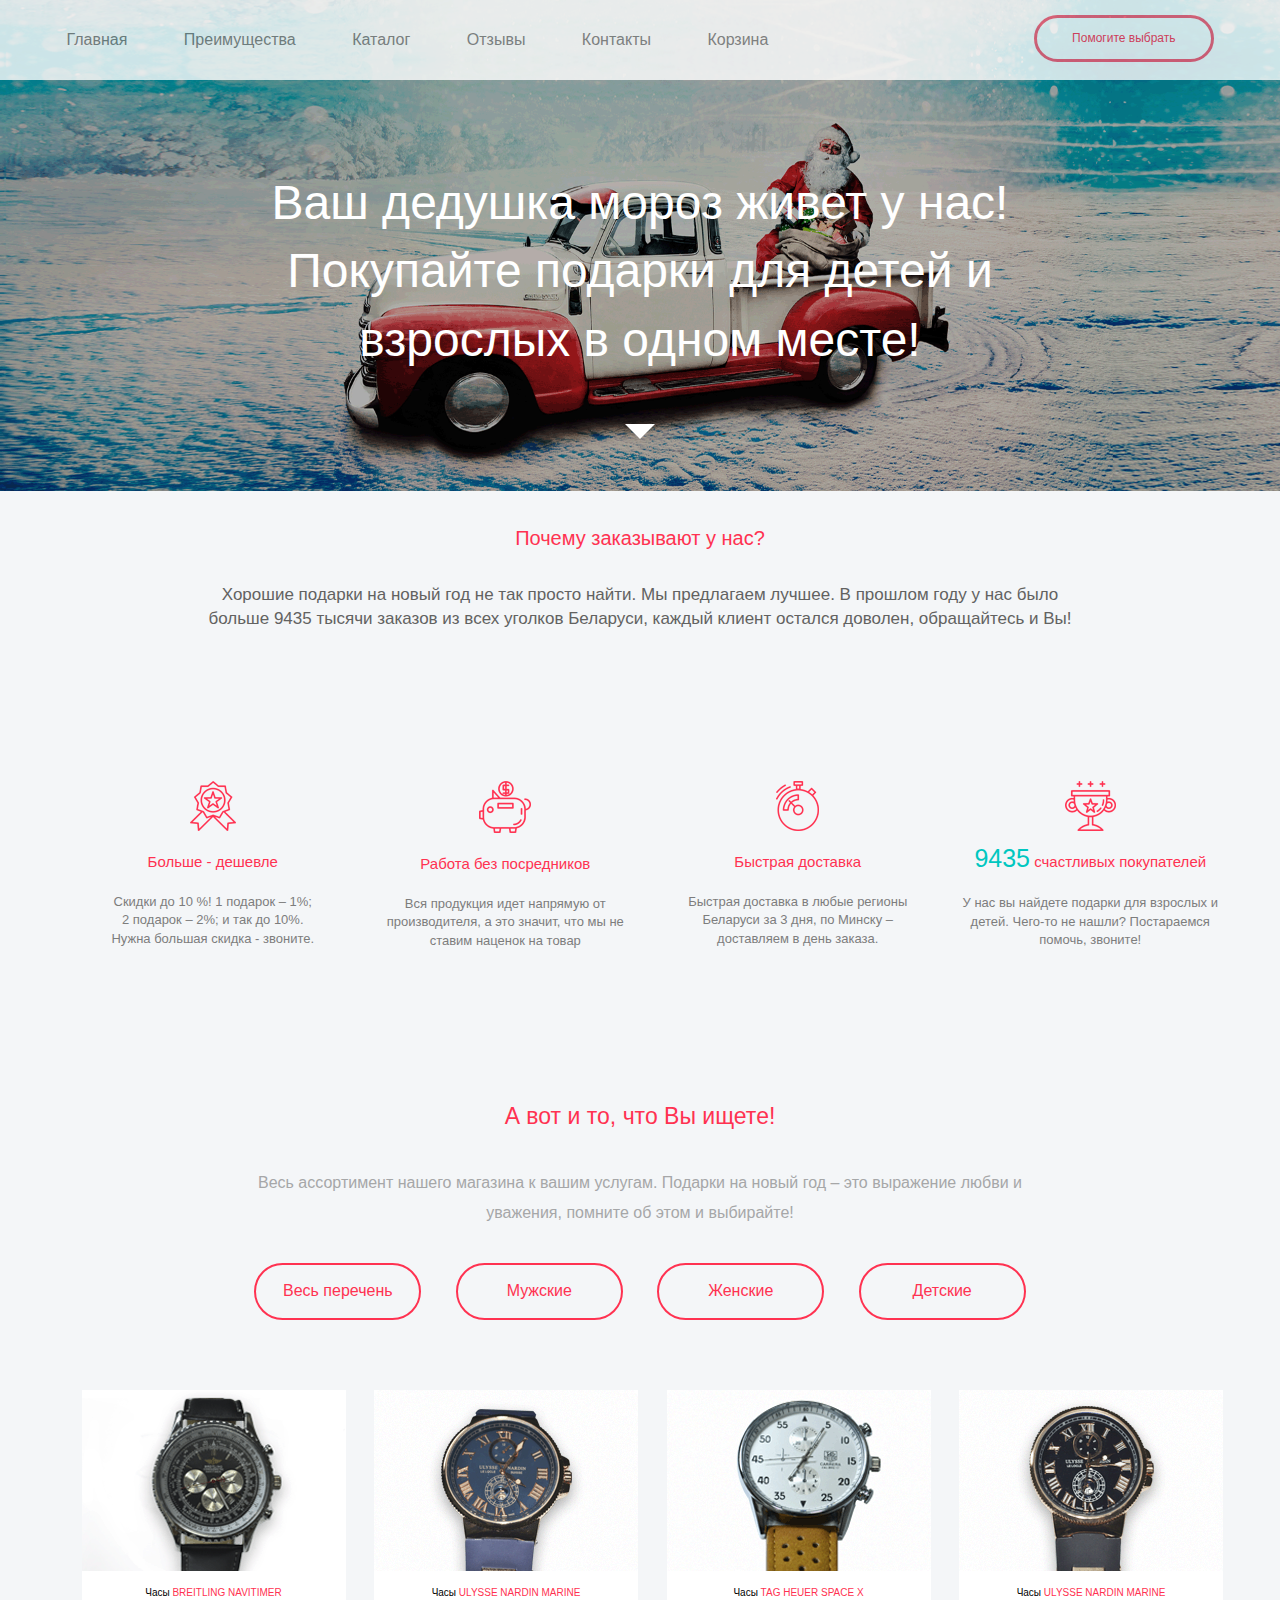
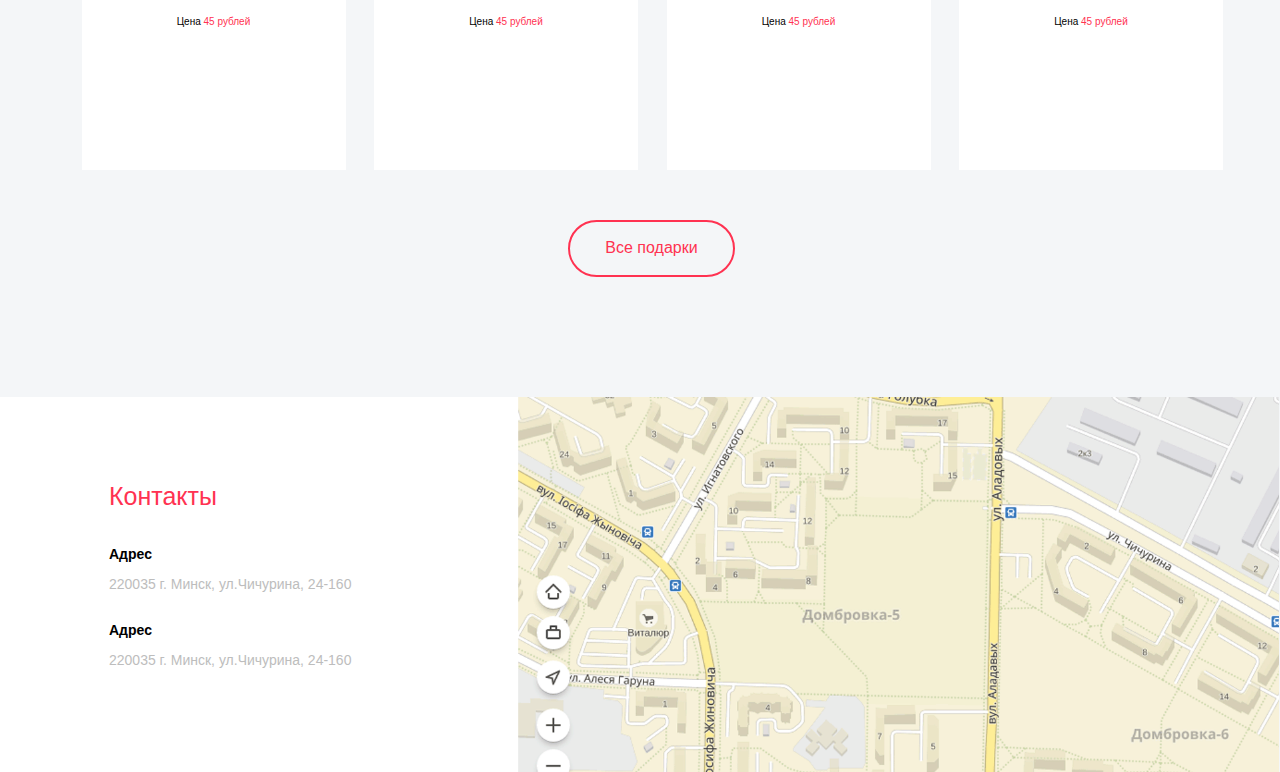
<file: MyFreedom/index.html>
<!DOCTYPE html>
<!--[if lt IE 7]><html lang="ru" class="lt-ie9 lt-ie8 lt-ie7"><![endif]-->
<!--[if IE 7]><html lang="ru" class="lt-ie9 lt-ie8"><![endif]-->
<!--[if IE 8]><html lang="ru" class="lt-ie9"><![endif]-->
<!--[if gt IE 8]><!-->
<html lang="ru">
<!--<![endif]-->
<head>
	<meta charset="utf-8" />
	<title>Заголовок</title>
	<meta name="description" content="" />
	<meta http-equiv="X-UA-Compatible" content="IE=edge" />
	<meta name="viewport" content="width=device-width, initial-scale=1.0" />
	<link rel="shortcut icon" href="favicon.ico" />
	<link rel="stylesheet" href="libs/bootstrap/bootstrap-grid-3.3.1.min.css" />
	<link rel="stylesheet" href="libs/font-awesome-4.2.0/css/font-awesome.min.css" />
	<link rel="stylesheet" href="libs/fancybox/jquery.fancybox.css" />
	<link rel="stylesheet" href="libs/owl-carousel/owl.carousel.css" />
	<link rel="stylesheet" href="libs/countdown/jquery.countdown.css" />
	<link rel="stylesheet" href="css/animate.css" />
	<link rel="stylesheet" href="css/fonts.css" />
	<link rel="stylesheet" href="css/reset.css" />
	<link rel="stylesheet" href="css/main.css" />
	<link rel="stylesheet" href="css/media.css" />
</head>
<body>
		<div class="containar">
			<div class="bg-header">
				<div class="containar2">
					<header>
						<ul>
							<li><a href="#">Главная</a></li>
							<li><a href="#">Преимущества</a></li>
							<li><a href="#">Каталог</a></li>
							<li><a href="#">Отзывы</a></li>
							<li><a href="#">Контакты</a></li>
							<li><a href="#">Корзина</a></li>
						</ul>
						<a href="#"><h3>Помогите выбрать</h3></a>
					</header>
				</div>
			</div>
			
			<div class="containar2">
				<aside>
					<h1>
						Ваш дедушка мороз живет у нас!
						Покупайте подарки для детей и
						взрослых в одном месте!
					</h1>
					<div class="box"></div>
				</aside>

				<article>
					<h2>Почему заказывают у нас?</h2>
					<p>Хорошие подарки на новый год не так просто найти. Мы предлагаем лучшее. В прошлом году у нас было
				  больше 9435 тысячи заказов из всех уголков Беларуси, каждый клиент остался доволен, обращайтесь и Вы!</p>
				  	<div class="container">
				  		<div class="row">
					  		<div class="col-sm-3 col-xs-3 full-width">
					  			<figure>
								  	<img src="images/Garanty-icon.png" alt="">
								  	<figcaption>
								  		<h3>Больше - дешевле</h3>
								  		<p>Скидки до 10 %! 1 подарок – 1%;
	2 подарок – 2%; и так до 10%.
	Нужна большая скидка - звоните.</p>
								  	</figcaption>
								  </figure>
					  		</div>
					  		<div class="col-sm-3 col-xs-3 full-width">
					  			<figure>
								  	<img src="images/economy-icon.png" alt="">
								  	<figcaption>
								  		<h3>Работа без посредников</h3>
								  		<p>Вся продукция идет напрямую от
	производителя, а это значит, что мы не ставим наценок на товар</p>
								  	</figcaption>
								  </figure>
					  		</div>
					  		<div class="col-sm-3 col-xs-3 full-width">
					  			<figure>
								  	<img src="images/delivery-icon.png" alt="">
								  	<figcaption>
								  		<h3>Быстрая доставка</h3>
								  		<p>Быстрая доставка в любые регионы Беларуси за 3 дня, по Минску – доставляем в день заказа. </p>
								  	</figcaption>
								  </figure>
					  		</div>
					  		<div class="col-sm-3 col-xs-3 full-width">
					  			<figure>
								  	<img src="images/reputation-icon.png" alt="">
								  	<figcaption>
								  		<h3><span>9435</span> счастливых покупателей</h3>
								  		<p><span>У нас вы найдете подарки для взрослых и детей. Чего-то не нашли? Постараемся помочь, звоните!</span></p>
								  	</figcaption>
								  </figure>
					  		</div>
					  	</div>
				  	</div>
				</article>
				
				<section>
					<div class="sectionName">
						<h1>А вот и то, что Вы ищете!</h1>
						<p>Весь ассортимент нашего магазина к вашим услугам. Подарки на новый год – это выражение любви и
						уважения, помните об этом и выбирайте! </p>
					</div>
					<div class="button">
						<a href=""><p>Весь перечень</p></a>
					</div>
					<div class="button">
						<a href=""><p>Мужские</p></a>
					</div>
					<div class="button">
						<a href=""><p>Женские</p></a>
					</div>
					<div class="button">
						<a href=""><p>Детские</p></a>
					</div>
				
				<div class="container">
					<div class="row">
						<div class="col-sm-3 col-xs-3 full-width">
							<figure>
						  	<img src="images/Слой 36.gif" alt="">
						  	<figcaption>
						  		<h3>Часы <span>BREITLING NAVITIMER</span></h3>
						  		<h3>Цена <span>45 рублей</span></h3>
						  	</figcaption>
						  </figure>
						</div>
						<div class="col-sm-3 col-xs-3 full-width">
							<figure>
						  	<img src="images/Слой 38.gif" alt="">
						  	<figcaption>
						  		<h3>Часы <span>ULYSSE NARDIN MARINE</span></h3>
						  		<h3>Цена <span>45 рублей</span></h3>
						  	</figcaption>
						  </figure>
						</div>
						<div class="col-sm-3 col-xs-3 full-width">
							<figure>
						  	<img src="images/Слой 40.gif" alt="">
						  	<figcaption>
						  		<h3>Часы <span>TAG HEUER SPACE X</span></h3>
						  		<h3>Цена <span>45 рублей</span></h3>
						  	</figcaption>
						  </figure>
						</div>
						<div class="col-sm-3 col-xs-3 full-width">
							<figure>
						  	<img src="images/Слой 42.gif" alt="">
						  	<figcaption>
						  		<h3>Часы <span>ULYSSE NARDIN MARINE</span></h3>
						  		<h3>Цена <span>45 рублей</span></h3>
						  	</figcaption>
						  </figure>
						</div>
					</div>
					<div class="button button2">
						<a href=""><p>Все подарки</p></a>
					</div>
				</div>
				</section>
			</div>	
			
				<footer>
					<div class="containar3">
						<div class="data">
							<h1>Контакты</h1>
							<h2>Адрес</h2>
							<p>220035 г. Минск, ул.Чичурина, 24-160</p>
							<h2>Адрес</h2>
							<p>220035 г. Минск, ул.Чичурина, 24-160</p>
						</div>
					</div>
				</footer>

		</div>



	<!--[if lt IE 9]>
	<script src="libs/html5shiv/es5-shim.min.js"></script>
	<script src="libs/html5shiv/html5shiv.min.js"></script>
	<script src="libs/html5shiv/html5shiv-printshiv.min.js"></script>
	<script src="libs/respond/respond.min.js"></script>
	<![endif]-->
	<script src="libs/jquery/jquery-1.11.1.min.js"></script>
	<script src="libs/jquery-mousewheel/jquery.mousewheel.min.js"></script>
	<script src="libs/fancybox/jquery.fancybox.pack.js"></script>
	<script src="libs/waypoints/waypoints-1.6.2.min.js"></script>
	<script src="libs/scrollto/jquery.scrollTo.min.js"></script>
	<script src="libs/owl-carousel/owl.carousel.min.js"></script>
	<script src="libs/countdown/jquery.plugin.js"></script>
	<script src="libs/countdown/jquery.countdown.min.js"></script>
	<script src="libs/countdown/jquery.countdown-ru.js"></script>
	<script src="libs/landing-nav/navigation.js"></script>
	<script src="libs/tabs/tabs.js"></script>
	<script src="js/maskinput.js"></script>
	<script src="js/jquery.validate.min.js"></script>
	<script src="js/common.js"></script>
	<!-- Yandex.Metrika counter --><!-- /Yandex.Metrika counter -->
	<!-- Google Analytics counter --><!-- /Google Analytics counter -->
</body>
</html>
</file>
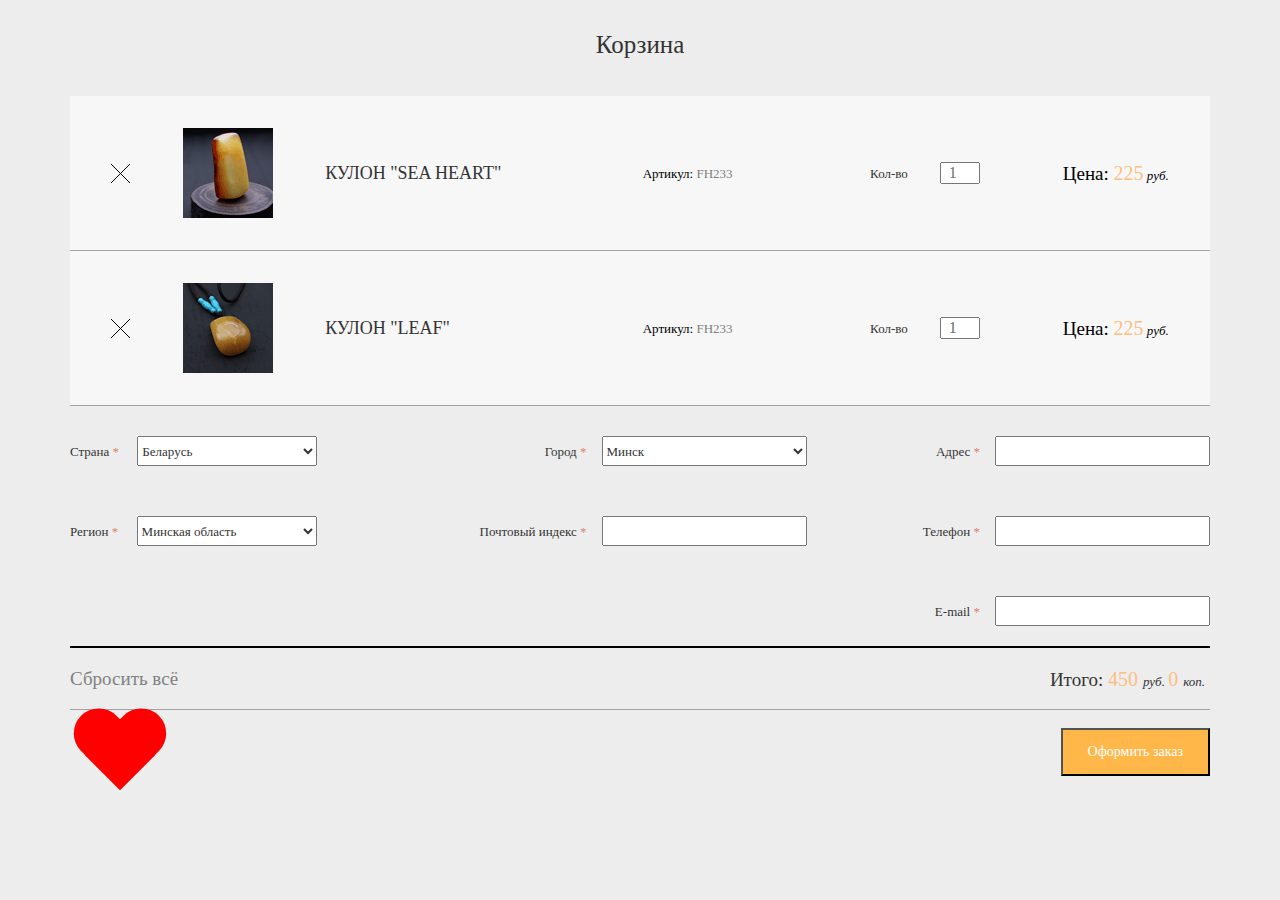
<file: template — basket/index.html>
<!DOCTYPE html>
<!--[if lt IE 7]><html lang="ru" class="lt-ie9 lt-ie8 lt-ie7"><![endif]-->
<!--[if IE 7]><html lang="ru" class="lt-ie9 lt-ie8"><![endif]-->
<!--[if IE 8]><html lang="ru" class="lt-ie9"><![endif]-->
<!--[if gt IE 8]><!-->
<html lang="ru">
<!--<![endif]-->
<head>
	<meta charset="utf-8" />
	<title>Заголовок</title>
	<meta name="description" content="" />
	<meta http-equiv="X-UA-Compatible" content="IE=edge" />
	<meta name="viewport" content="width=device-width, initial-scale=1.0" />
	<link rel="shortcut icon" href="favicon.ico" />
	<link rel="stylesheet" href="libs/bootstrap/bootstrap-grid-3.3.1.min.css" />
	<link rel="stylesheet" href="libs/font-awesome-4.2.0/css/font-awesome.min.css" />
	<link rel="stylesheet" href="libs/fancybox/jquery.fancybox.css" />
	<link rel="stylesheet" href="libs/owl-carousel/owl.carousel.css" />
	<link rel="stylesheet" href="libs/countdown/jquery.countdown.css" />
	<link rel="stylesheet" href="css/animate.css" />
	<link rel="stylesheet" href="css/fonts.css" />
	<link rel="stylesheet" href="css/reset.css" />
	<link rel="stylesheet" href="css/main.css" />
	<link rel="stylesheet" href="css/media.css" />
</head>
<body>
	<div class="container">
		<header>
			<h1>Корзина</h1>
		</header>
		<section>
			<div class="item flex-container" id = "item1">
				<a href="#" ><img src="images/close.png" alt="" id = "close1"></a>
				<img src="images/photo1.gif" alt="" id ="photo">
				<h1>Кулон "Sea Heart"</h1>
				<p class="articul">Артикул: <span>FH233</span></p>
				<label for="1">Кол-во</label>
				<input type="number" value="1" id="number1">
				<p class="price">Цена: <span id = "span21">225</span><span id = "span23"> руб.</span></p>
			</div>
			<div class="item flex-container" id = "item2">
				<a href="#" ><img src="images/close.png" alt="" id = "close2"></a>
				<img src="images/photo2.gif" alt="" id ="photo">
				<h1>Кулон "LEAF"</h1>
				<p class="articul">Артикул: <span>FH233</span></p>
				<label for="1">Кол-во</label>
				<input type="number" value="1" id="number2">
				<p class="price">Цена: <span id = "span22">225</span><span id = "span23"> руб.</span></p>
			</div>
		</section>
		<form class = "form" action="post" id = "data">
			<div class="flex-container">
				<div class="flex-item">
					<p>Страна <span>*</span></p>
					<select name="" id="select1">
						<option value="">Беларусь</option>
						<option value="">Россия</option>
					</select>
				</div>
				<div class="flex-item">
					<div class="flex-container2">
						<p>Город <span>*</span></p>
						<select name="" id="select2">
							<option value="">Минск</option>
							<option value="">Москва</option>
						</select>
					</div>
				</div>
				<div class="flex-item">
					<div class="flex-container2">
						<p>Адрес <span>*</span></p>
						<input type="text" id="input1" name="mess">
						</div>
					</div>
				<div class="flex-item">
					<p>Регион <span>*</span></p>
					<select name="" id="select1" >
						<option value="">Минская область</option>
						<option value="">Московская область</option>
					</select>
				</div>
				<div class="flex-item">
					<div class="flex-container2">
						<p>Почтовый индекс <span>*</span></p>
						<input type="text" id="input2" name="mess">
					</div>
				</div>
				<div class="flex-item">
					<div class="flex-container2">
						<p>Телефон <span>*</span></p>
						<input type="text" name="phone" id="input1">
					</div>
				</div>
				<div class="flex-item">
				</div>
				<div class="flex-item">
				</div>
				<div class="flex-item">
					<div class="flex-container2">
						<p>E-mail <span>*</span></p>
						<input type="text" id="input1" name="email">
					</div>
				</div>
			</div>
		</form>
		<footer>
			<div class="footer-left">
				<a href="#"><p id ="deleteall">Сбросить всё</p></a>
			</div>
			<div class="footer-right">
				<p>Итого: <span id = "span3">450 </span><span id = "span5"> руб. </span><span id = "span4">0 </span> <span id = "span5">коп. </span></p>
			</div>
			<button id = "button1" type="submit" form="data">Оформить заказ</button>
		</footer>
		<div id="heart"></div>
		
		<div id="success">
			<h4>Спасибо за заявку!<br> Мы свяжемся с Вами в ближайшее время</h4>
		</div>

	</div>




	<script src="libs/jquery/jquery-1.11.1.min.js"></script>
	<script src="libs/jquery-mousewheel/jquery.mousewheel.min.js"></script>
	<script src="libs/fancybox/jquery.fancybox.pack.js"></script>
	<script src="libs/waypoints/waypoints-1.6.2.min.js"></script>
	<script src="libs/scrollto/jquery.scrollTo.min.js"></script>
	<script src="libs/owl-carousel/owl.carousel.min.js"></script>
	<script src="libs/countdown/jquery.plugin.js"></script>
	<script src="libs/countdown/jquery.countdown.min.js"></script>
	<script src="libs/countdown/jquery.countdown-ru.js"></script>
	<script src="libs/landing-nav/navigation.js"></script>
	<script src="libs/tabs/tabs.js"></script>
	<script src="js/maskinput.js"></script>
	<script src="js/jquery.validate.min.js"></script>
	<script src="js/common.js"></script>
	<!-- Yandex.Metrika counter --><!-- /Yandex.Metrika counter -->
	<!-- Google Analytics counter --><!-- /Google Analytics counter -->
</body>
</html>
</file>
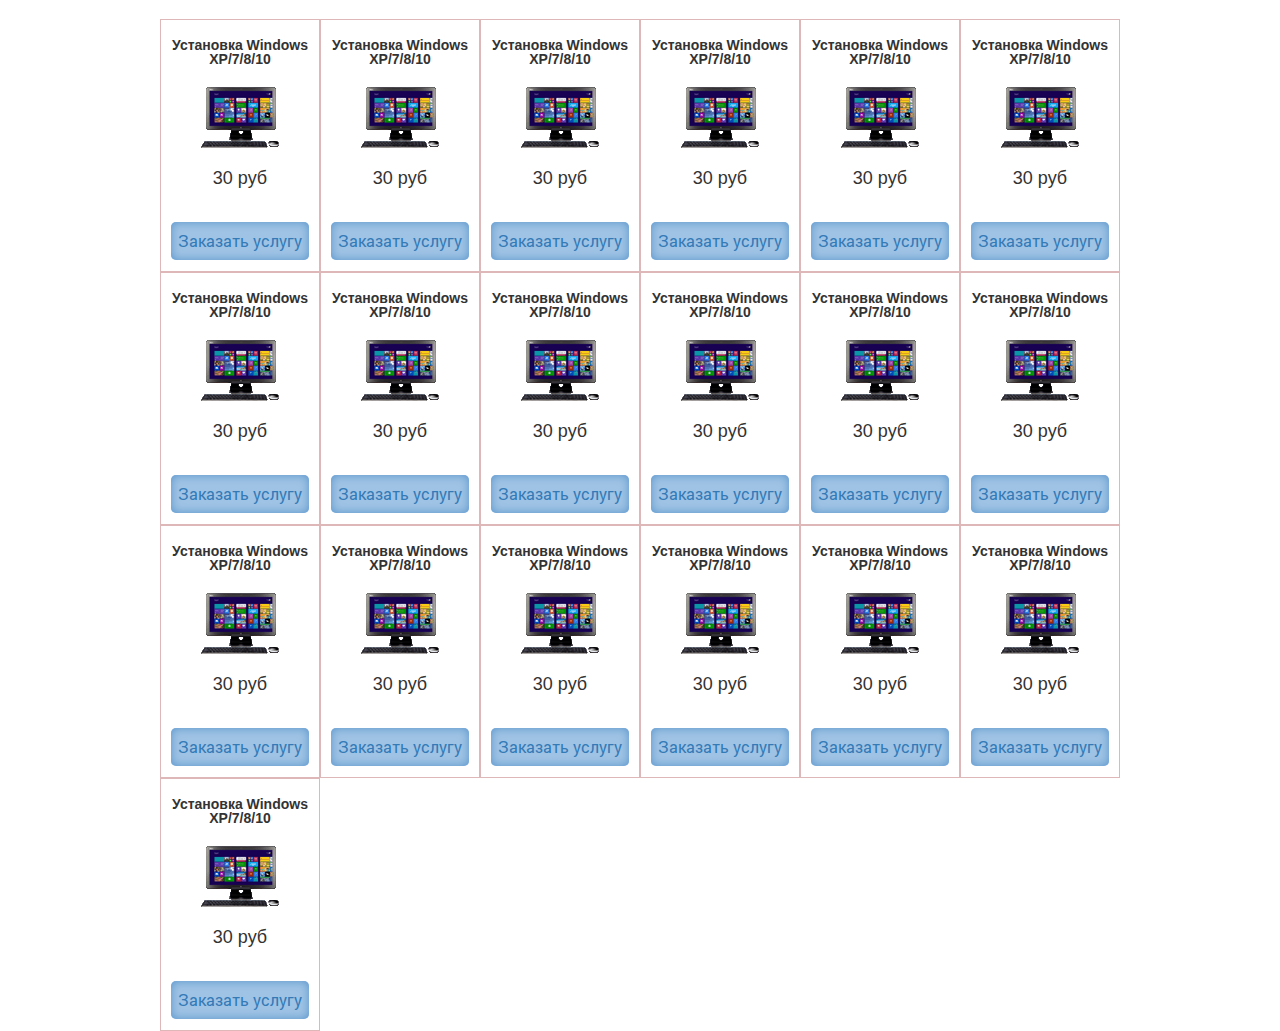
<file: template — flexbox/index.html>
<!DOCTYPE html>
<!--[if lt IE 7]><html lang="ru" class="lt-ie9 lt-ie8 lt-ie7"><![endif]-->
<!--[if IE 7]><html lang="ru" class="lt-ie9 lt-ie8"><![endif]-->
<!--[if IE 8]><html lang="ru" class="lt-ie9"><![endif]-->
<!--[if gt IE 8]><!-->
<html lang="ru">
<!--<![endif]-->
<head>
	<meta charset="utf-8" />
	<title>Заголовок</title>
	<meta name="description" content="" />
	<meta http-equiv="X-UA-Compatible" content="IE=edge" />
	<meta name="viewport" content="width=device-width, initial-scale=1.0" />
	<link rel="shortcut icon" href="favicon.ico" />
	<link rel="stylesheet" href="libs/bootstrap/bootstrap-grid-3.3.1.min.css" />
	<link rel="stylesheet" href="libs/font-awesome-4.2.0/css/font-awesome.min.css" />
	<link rel="stylesheet" href="libs/fancybox/jquery.fancybox.css" />
	<link rel="stylesheet" href="libs/owl-carousel/owl.carousel.css" />
	<link rel="stylesheet" href="libs/countdown/jquery.countdown.css" />
	<link rel="stylesheet" href="css/animate.css" />
	<link rel="stylesheet" href="css/fonts.css" />
	<link rel="stylesheet" href="css/reset.css" />
	<link rel="stylesheet" href="css/main.css" />
	<link rel="stylesheet" href="css/media.css" />
</head>
<body>
	<div class="container">
		<div class="flex-container1">
			<div class="flex-element element-1">
				<div class="flex-container2">
					<div class="flex-element-1">
						<p>Установка Windows XP/7/8/10
						</p>
					</div>
					<div class="flex-element-2"><img src="images/icon1.gif" alt=""></div>
					<div class="flex-element-3">
						<h3>30 руб</h3>
					</div>
					<div class="flex-element-4">
						<a href=""><p>Заказать услугу</p></a>
					</div>
				</div>
			</div>
			<div class="flex-element element-2">
				<div class="flex-container2">
					<div class="flex-element-1">
						<p>Установка Windows XP/7/8/10
						</p>
					</div>
					<div class="flex-element-2"><img src="images/icon1.gif" alt=""></div>
					<div class="flex-element-3">
						<h3>30 руб</h3>
					</div>
					<div class="flex-element-4">
						<a href=""><p>Заказать услугу</p></a>
					</div>
				</div>
			</div>
			<div class="flex-element element-3">
				<div class="flex-container2">
					<div class="flex-element-1">
						<p>Установка Windows XP/7/8/10
						</p>
					</div>
					<div class="flex-element-2"><img src="images/icon1.gif" alt=""></div>
					<div class="flex-element-3">
						<h3>30 руб</h3>
					</div>
					<div class="flex-element-4">
						<a href=""><p>Заказать услугу</p></a>
					</div>
				</div>
			</div>
			<div class="flex-element element-4">
				<div class="flex-container2">
					<div class="flex-element-1">
						<p>Установка Windows XP/7/8/10
						</p>
					</div>
					<div class="flex-element-2"><img src="images/icon1.gif" alt=""></div>
					<div class="flex-element-3">
						<h3>30 руб</h3>
					</div>
					<div class="flex-element-4">
						<a href=""><p>Заказать услугу</p></a>
					</div>
				</div>
			</div>
			<div class="flex-element element-5">
				<div class="flex-container2">
					<div class="flex-element-1">
						<p>Установка Windows XP/7/8/10
						</p>
					</div>
					<div class="flex-element-2"><img src="images/icon1.gif" alt=""></div>
					<div class="flex-element-3">
						<h3>30 руб</h3>
					</div>
					<div class="flex-element-4">
						<a href=""><p>Заказать услугу</p></a>
					</div>
				</div>
			</div>
			<div class="flex-element element-6">
				<div class="flex-container2">
					<div class="flex-element-1">
						<p>Установка Windows XP/7/8/10
						</p>
					</div>
					<div class="flex-element-2"><img src="images/icon1.gif" alt=""></div>
					<div class="flex-element-3">
						<h3>30 руб</h3>
					</div>
					<div class="flex-element-4">
						<a href=""><p>Заказать услугу</p></a>
					</div>
				</div>
			</div>
			<div class="flex-element element-7">
				<div class="flex-container2">
					<div class="flex-element-1">
						<p>Установка Windows XP/7/8/10
						</p>
					</div>
					<div class="flex-element-2"><img src="images/icon1.gif" alt=""></div>
					<div class="flex-element-3">
						<h3>30 руб</h3>
					</div>
					<div class="flex-element-4">
						<a href=""><p>Заказать услугу</p></a>
					</div>
				</div>
			</div>
			<div class="flex-element element-8">
				<div class="flex-container2">
					<div class="flex-element-1">
						<p>Установка Windows XP/7/8/10
						</p>
					</div>
					<div class="flex-element-2"><img src="images/icon1.gif" alt=""></div>
					<div class="flex-element-3">
						<h3>30 руб</h3>
					</div>
					<div class="flex-element-4">
						<a href=""><p>Заказать услугу</p></a>
					</div>
				</div>
			</div>
			<div class="flex-element element-9">
				<div class="flex-container2">
					<div class="flex-element-1">
						<p>Установка Windows XP/7/8/10
						</p>
					</div>
					<div class="flex-element-2"><img src="images/icon1.gif" alt=""></div>
					<div class="flex-element-3">
						<h3>30 руб</h3>
					</div>
					<div class="flex-element-4">
						<a href=""><p>Заказать услугу</p></a>
					</div>
				</div>
			</div>
			<div class="flex-element element-10">
				<div class="flex-container2">
					<div class="flex-element-1">
						<p>Установка Windows XP/7/8/10
						</p>
					</div>
					<div class="flex-element-2"><img src="images/icon1.gif" alt=""></div>
					<div class="flex-element-3">
						<h3>30 руб</h3>
					</div>
					<div class="flex-element-4">
						<a href=""><p>Заказать услугу</p></a>
					</div>
				</div>
			</div>
			<div class="flex-element element-11">
				<div class="flex-container2">
					<div class="flex-element-1">
						<p>Установка Windows XP/7/8/10
						</p>
					</div>
					<div class="flex-element-2"><img src="images/icon1.gif" alt=""></div>
					<div class="flex-element-3">
						<h3>30 руб</h3>
					</div>
					<div class="flex-element-4">
						<a href=""><p>Заказать услугу</p></a>
					</div>
				</div>
			</div>
			<div class="flex-element element-12">
				<div class="flex-container2">
					<div class="flex-element-1">
						<p>Установка Windows XP/7/8/10
						</p>
					</div>
					<div class="flex-element-2"><img src="images/icon1.gif" alt=""></div>
					<div class="flex-element-3">
						<h3>30 руб</h3>
					</div>
					<div class="flex-element-4">
						<a href=""><p>Заказать услугу</p></a>
					</div>
				</div>
			</div>
			<div class="flex-element element-13">
				<div class="flex-container2">
					<div class="flex-element-1">
						<p>Установка Windows XP/7/8/10
						</p>
					</div>
					<div class="flex-element-2"><img src="images/icon1.gif" alt=""></div>
					<div class="flex-element-3">
						<h3>30 руб</h3>
					</div>
					<div class="flex-element-4">
						<a href=""><p>Заказать услугу</p></a>
					</div>
				</div>
			</div>
			<div class="flex-element element-14">
				<div class="flex-container2">
					<div class="flex-element-1">
						<p>Установка Windows XP/7/8/10
						</p>
					</div>
					<div class="flex-element-2"><img src="images/icon1.gif" alt=""></div>
					<div class="flex-element-3">
						<h3>30 руб</h3>
					</div>
					<div class="flex-element-4">
						<a href=""><p>Заказать услугу</p></a>
					</div>
				</div>
			</div>
			<div class="flex-element element-15">
				<div class="flex-container2">
					<div class="flex-element-1">
						<p>Установка Windows XP/7/8/10
						</p>
					</div>
					<div class="flex-element-2"><img src="images/icon1.gif" alt=""></div>
					<div class="flex-element-3">
						<h3>30 руб</h3>
					</div>
					<div class="flex-element-4">
						<a href=""><p>Заказать услугу</p></a>
					</div>
				</div>
			</div>
			<div class="flex-element element-16">
				<div class="flex-container2">
					<div class="flex-element-1">
						<p>Установка Windows XP/7/8/10
						</p>
					</div>
					<div class="flex-element-2"><img src="images/icon1.gif" alt=""></div>
					<div class="flex-element-3">
						<h3>30 руб</h3>
					</div>
					<div class="flex-element-4">
						<a href=""><p>Заказать услугу</p></a>
					</div>
				</div>
			</div>
			<div class="flex-element element-17">
				<div class="flex-container2">
					<div class="flex-element-1">
						<p>Установка Windows XP/7/8/10
						</p>
					</div>
					<div class="flex-element-2"><img src="images/icon1.gif" alt=""></div>
					<div class="flex-element-3">
						<h3>30 руб</h3>
					</div>
					<div class="flex-element-4">
						<a href=""><p>Заказать услугу</p></a>
					</div>
				</div>
			</div>
			<div class="flex-element element-18">
				<div class="flex-container2">
					<div class="flex-element-1">
						<p>Установка Windows XP/7/8/10
						</p>
					</div>
					<div class="flex-element-2"><img src="images/icon1.gif" alt=""></div>
					<div class="flex-element-3">
						<h3>30 руб</h3>
					</div>
					<div class="flex-element-4">
						<a href=""><p>Заказать услугу</p></a>
					</div>
				</div>
			</div>
			<div class="flex-element element-19">
				<div class="flex-container2">
					<div class="flex-element-1">
						<p>Установка Windows XP/7/8/10
						</p>
					</div>
					<div class="flex-element-2"><img src="images/icon1.gif" alt=""></div>
					<div class="flex-element-3">
						<h3>30 руб</h3>
					</div>
					<div class="flex-element-4">
						<a href=""><p>Заказать услугу</p></a>
					</div>
				</div>
			</div>
		
			

	<!-- Модальные окна -->
	<div id="success">
		<h4>Спасибо за заявку!<br> Мы свяжемся с Вами в ближайшее время</h4>
	</div>

	<!--[if lt IE 9]>
	<script src="libs/html5shiv/es5-shim.min.js"></script>
	<script src="libs/html5shiv/html5shiv.min.js"></script>
	<script src="libs/html5shiv/html5shiv-printshiv.min.js"></script>
	<script src="libs/respond/respond.min.js"></script>
	<![endif]-->
	<script src="libs/jquery/jquery-1.11.1.min.js"></script>
	<script src="libs/jquery-mousewheel/jquery.mousewheel.min.js"></script>
	<script src="libs/fancybox/jquery.fancybox.pack.js"></script>
	<script src="libs/waypoints/waypoints-1.6.2.min.js"></script>
	<script src="libs/scrollto/jquery.scrollTo.min.js"></script>
	<script src="libs/owl-carousel/owl.carousel.min.js"></script>
	<script src="libs/countdown/jquery.plugin.js"></script>
	<script src="libs/countdown/jquery.countdown.min.js"></script>
	<script src="libs/countdown/jquery.countdown-ru.js"></script>
	<script src="libs/landing-nav/navigation.js"></script>
	<script src="libs/tabs/tabs.js"></script>
	<script src="js/maskinput.js"></script>
	<script src="js/jquery.validate.min.js"></script>
	<script src="js/common.js"></script>
	<!-- Yandex.Metrika counter --><!-- /Yandex.Metrika counter -->
	<!-- Google Analytics counter --><!-- /Google Analytics counter -->
</body>
</html>
</file>
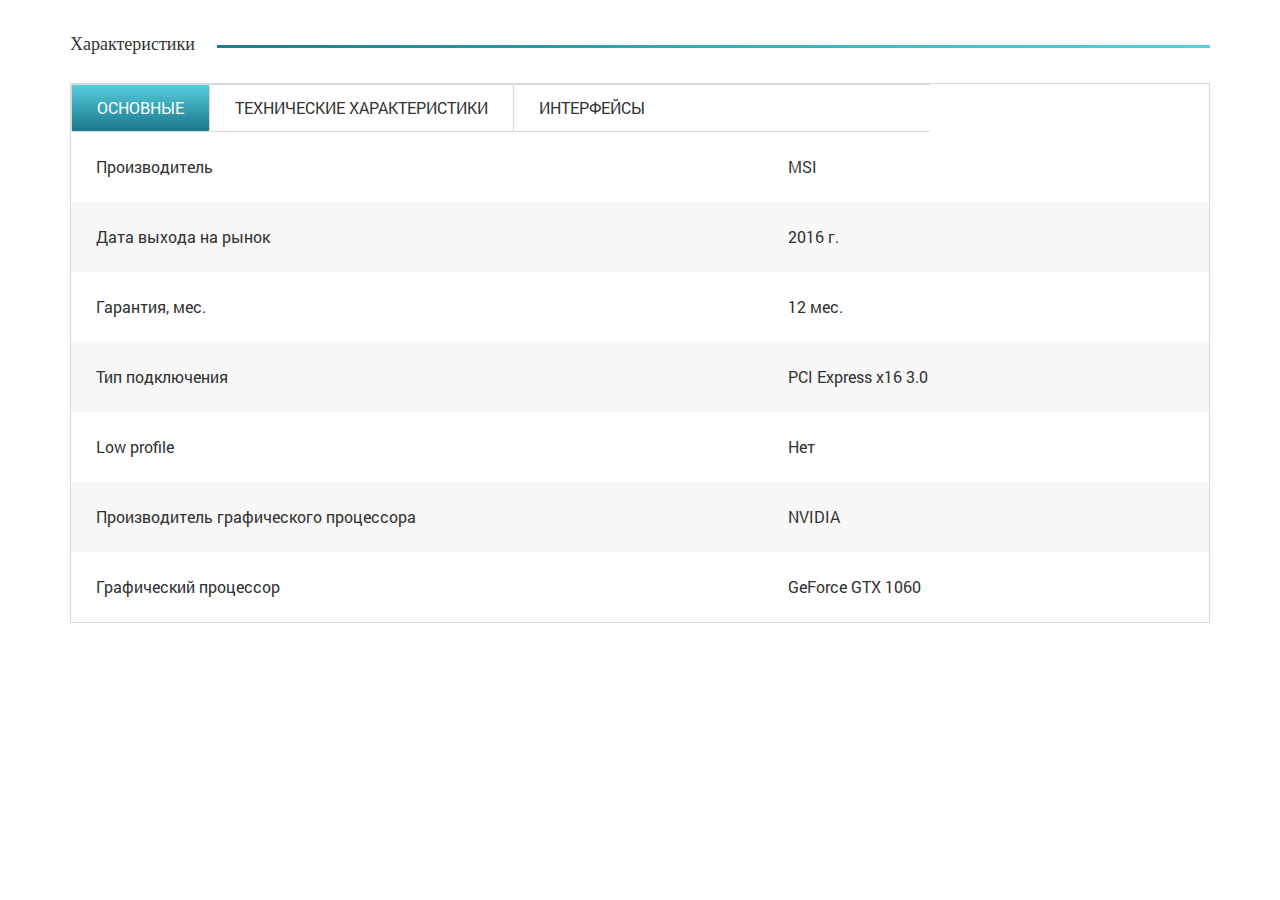
<file: template — tabs/index.html>
<!DOCTYPE html>
<!--[if lt IE 7]><html lang="ru" class="lt-ie9 lt-ie8 lt-ie7"><![endif]-->
<!--[if IE 7]><html lang="ru" class="lt-ie9 lt-ie8"><![endif]-->
<!--[if IE 8]><html lang="ru" class="lt-ie9"><![endif]-->
<!--[if gt IE 8]><!-->
<html lang="ru">
<!--<![endif]-->
<head>
	<meta charset="utf-8" />
	<title>Заголовок</title>
	<meta name="description" content="" />
	<meta http-equiv="X-UA-Compatible" content="IE=edge" />
	<meta name="viewport" content="width=device-width, initial-scale=1.0" />
	<link rel="shortcut icon" href="favicon.ico" />
	<link rel="stylesheet" href="libs/bootstrap/bootstrap-grid-3.3.1.min.css" />
	<link rel="stylesheet" href="libs/font-awesome-4.2.0/css/font-awesome.min.css" />
	<link rel="stylesheet" href="libs/fancybox/jquery.fancybox.css" />
	<link rel="stylesheet" href="libs/owl-carousel/owl.carousel.css" />
	<link rel="stylesheet" href="libs/countdown/jquery.countdown.css" />
	<link rel="stylesheet" href="css/animate.css" />
	<link rel="stylesheet" href="css/fonts.css" />
	<link rel="stylesheet" href="css/reset.css" />
	<link rel="stylesheet" href="css/main.css" />
	<link rel="stylesheet" href="css/media.css" />
</head>
<body>
	<div class="container">
		<header>
			<h2><span>Характеристики</span></h2>
		</header>
		<section>
			<div class="tabs">
		    <ul>
	       <li>Основные</li>
	       <li>Технические характеристики</li>
	       <li>Интерфейсы</li>
		    </ul>
			  <div>  	
	        <div class="tabs-content">
		        <div class="left">	
		       	  <p>Производитель</p>
			        <p>Дата выхода на рынок</p>
			        <p>Гарантия, мес.</p>
			        <p>Тип подключения</p>
			        <p>Low profile</p>
			        <p>Производитель графического процессора</p>
			        <p>Графический процессор</p>
		        </div>
		        <div class="right">
			        <p>MSI</p>
			        <p>2016 г.</p>
			        <p>12 мес.</p>
			        <p>PCI Express x16 3.0</p>
			        <p>Нет</p>
			        <p>NVIDIA</p>
			        <p>GeForce GTX 1060</p>
		        </div>
	        </div>
	        <div class="tabs-content">222</div>
	        <div class="tabs-content">333</div>
    		</div>
			</div>
		</section>
	</div>
	<script src="libs/jquery/jquery-1.11.1.min.js"></script>
	<script src="libs/jquery-mousewheel/jquery.mousewheel.min.js"></script>
	<script src="libs/fancybox/jquery.fancybox.pack.js"></script>
	<script src="libs/waypoints/waypoints-1.6.2.min.js"></script>
	<script src="libs/scrollto/jquery.scrollTo.min.js"></script>
	<script src="libs/owl-carousel/owl.carousel.min.js"></script>
	<script src="libs/countdown/jquery.plugin.js"></script>
	<script src="libs/countdown/jquery.countdown.min.js"></script>
	<script src="libs/countdown/jquery.countdown-ru.js"></script>
	<script src="libs/landing-nav/navigation.js"></script>
	<script src="libs/tabs/tabs.js"></script>
	<script src="js/maskinput.js"></script>
	<script src="js/jquery.validate.min.js"></script>
	<script src="js/common.js"></script>
	<!-- Yandex.Metrika counter --><!-- /Yandex.Metrika counter -->
	<!-- Google Analytics counter --><!-- /Google Analytics counter -->
</body>
</html>
</file>
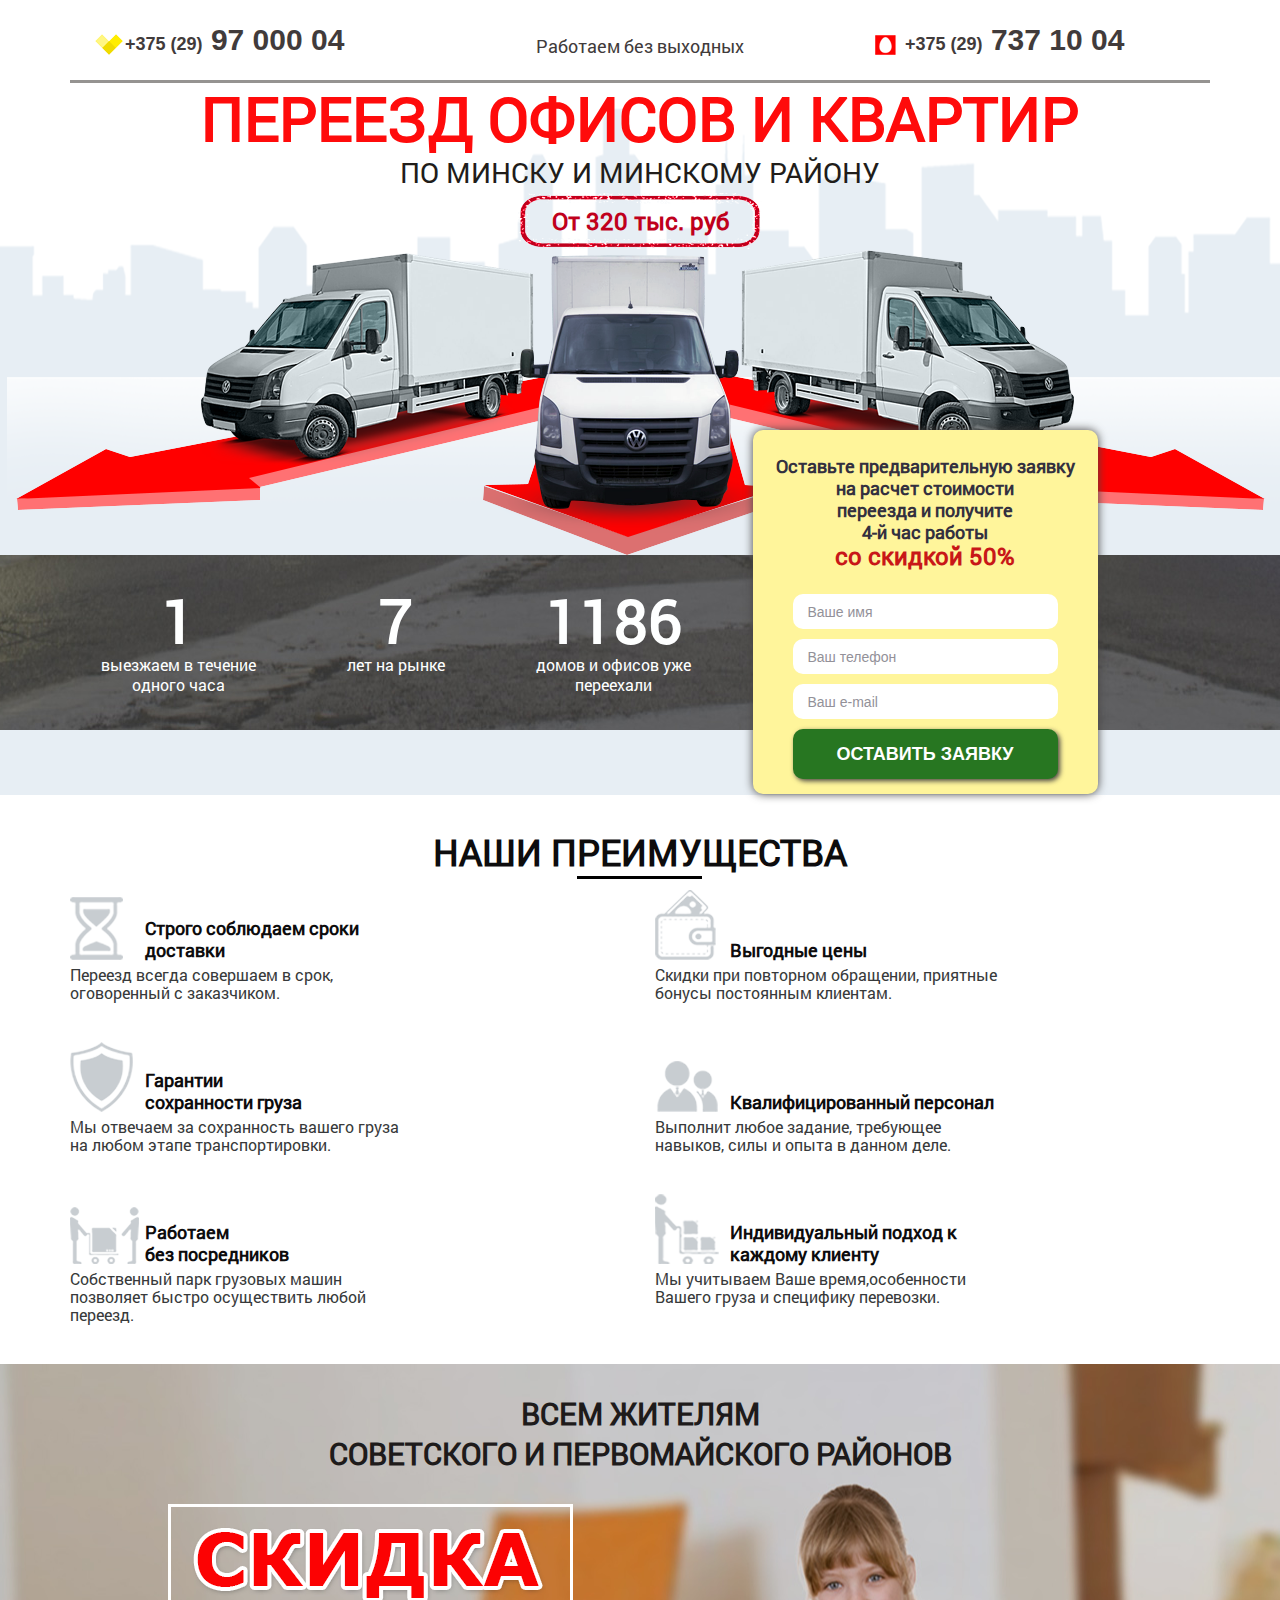
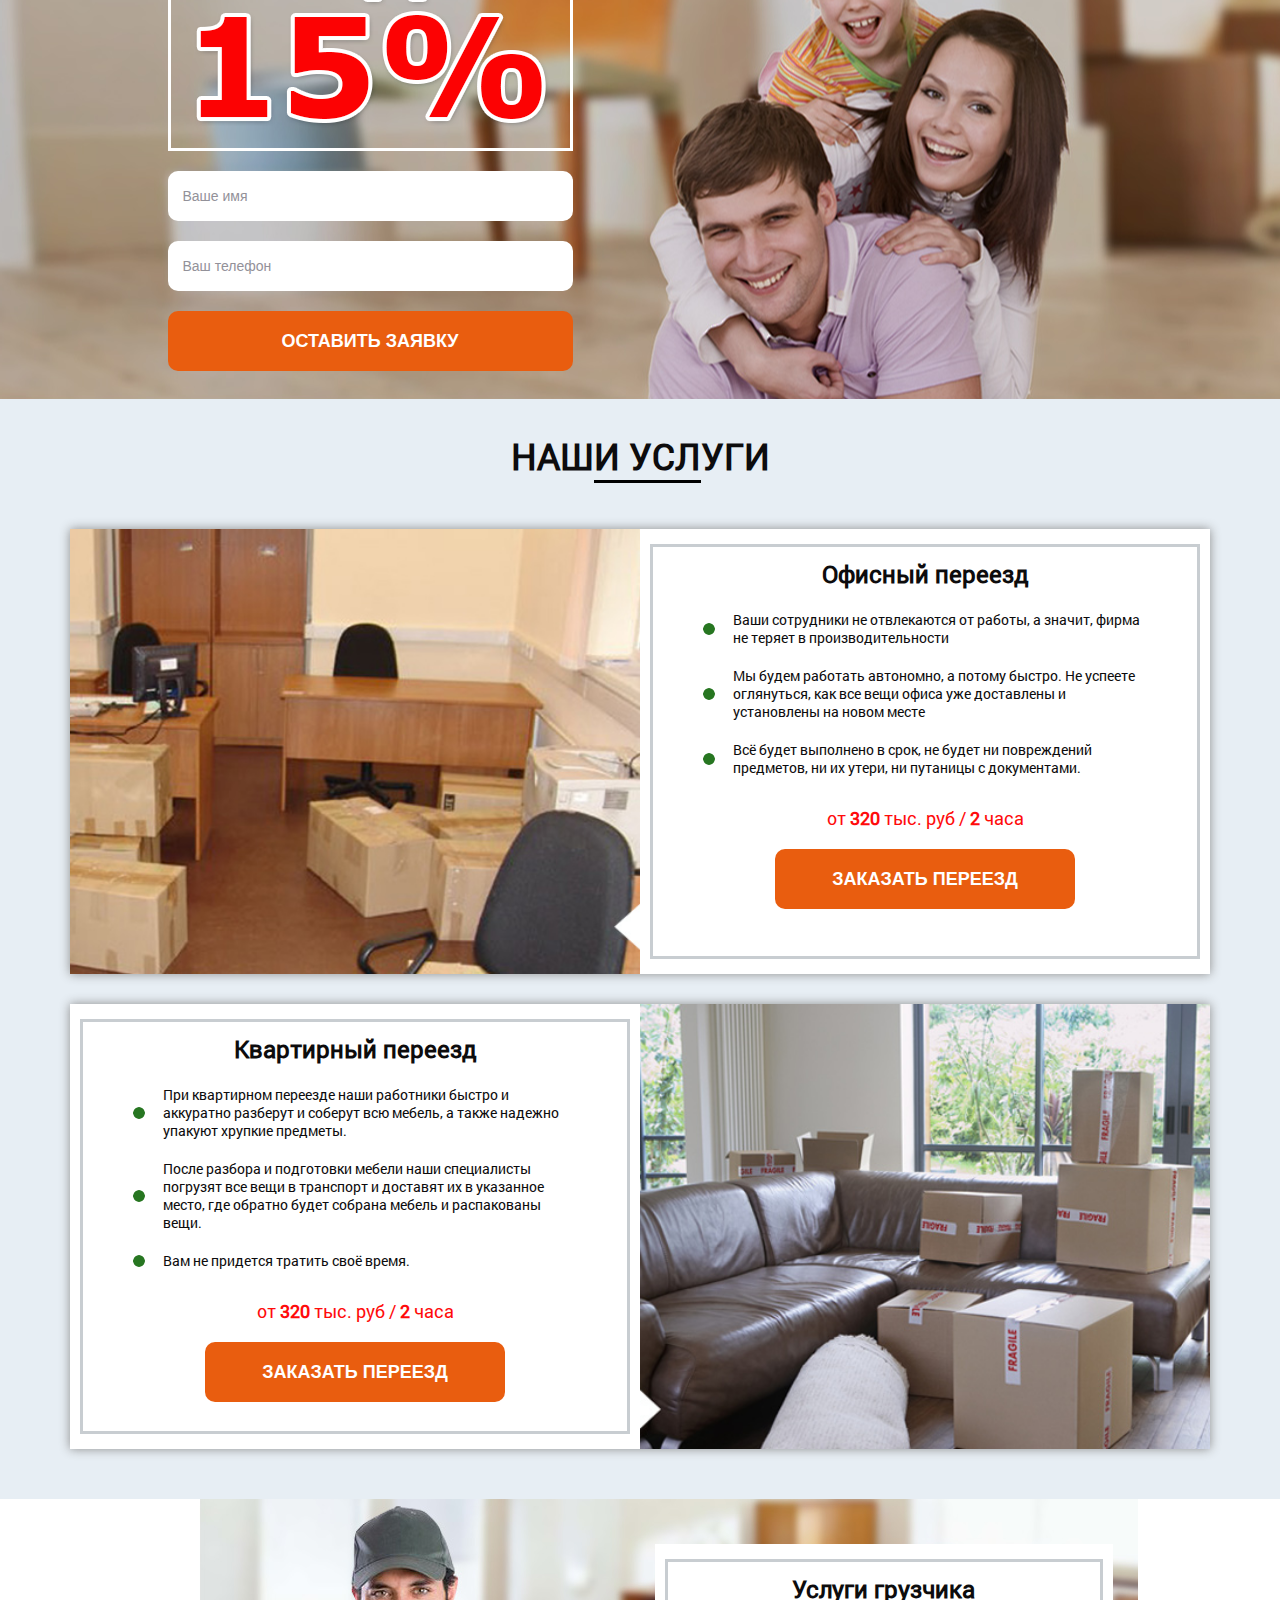
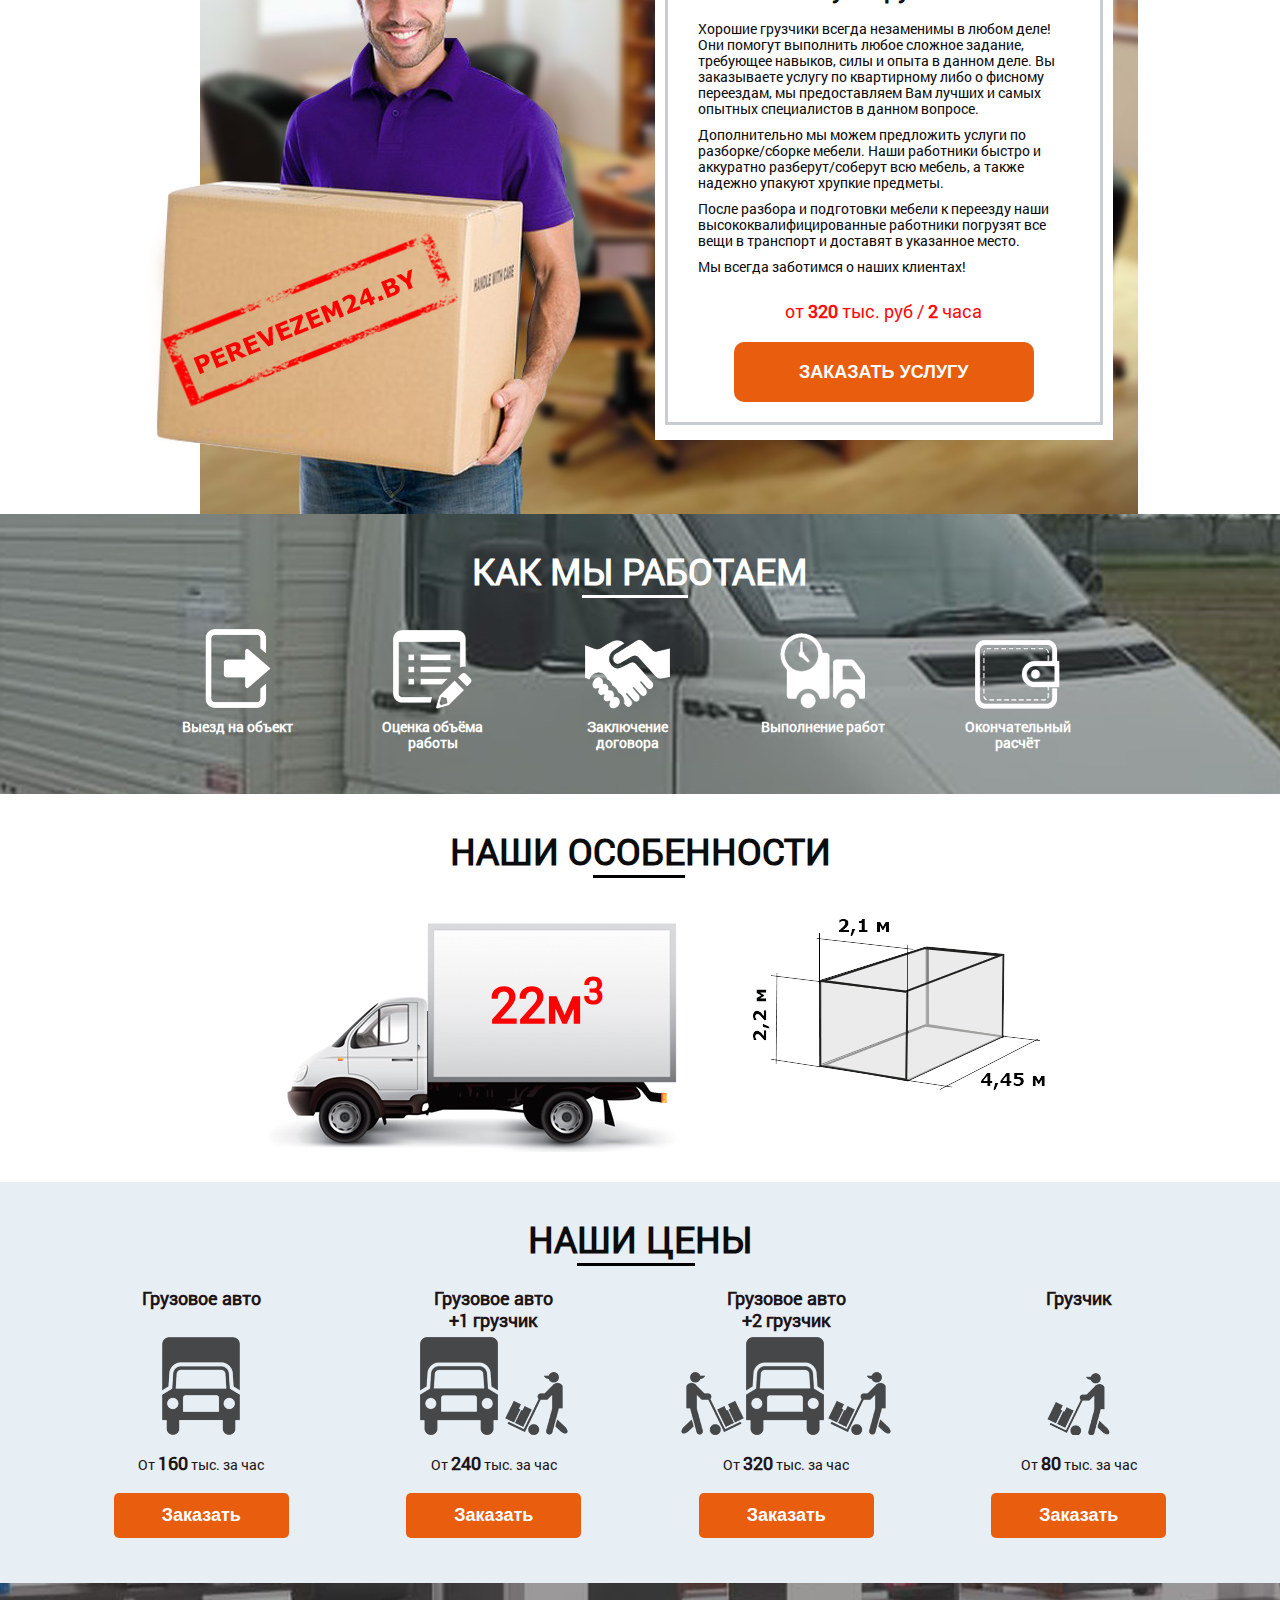
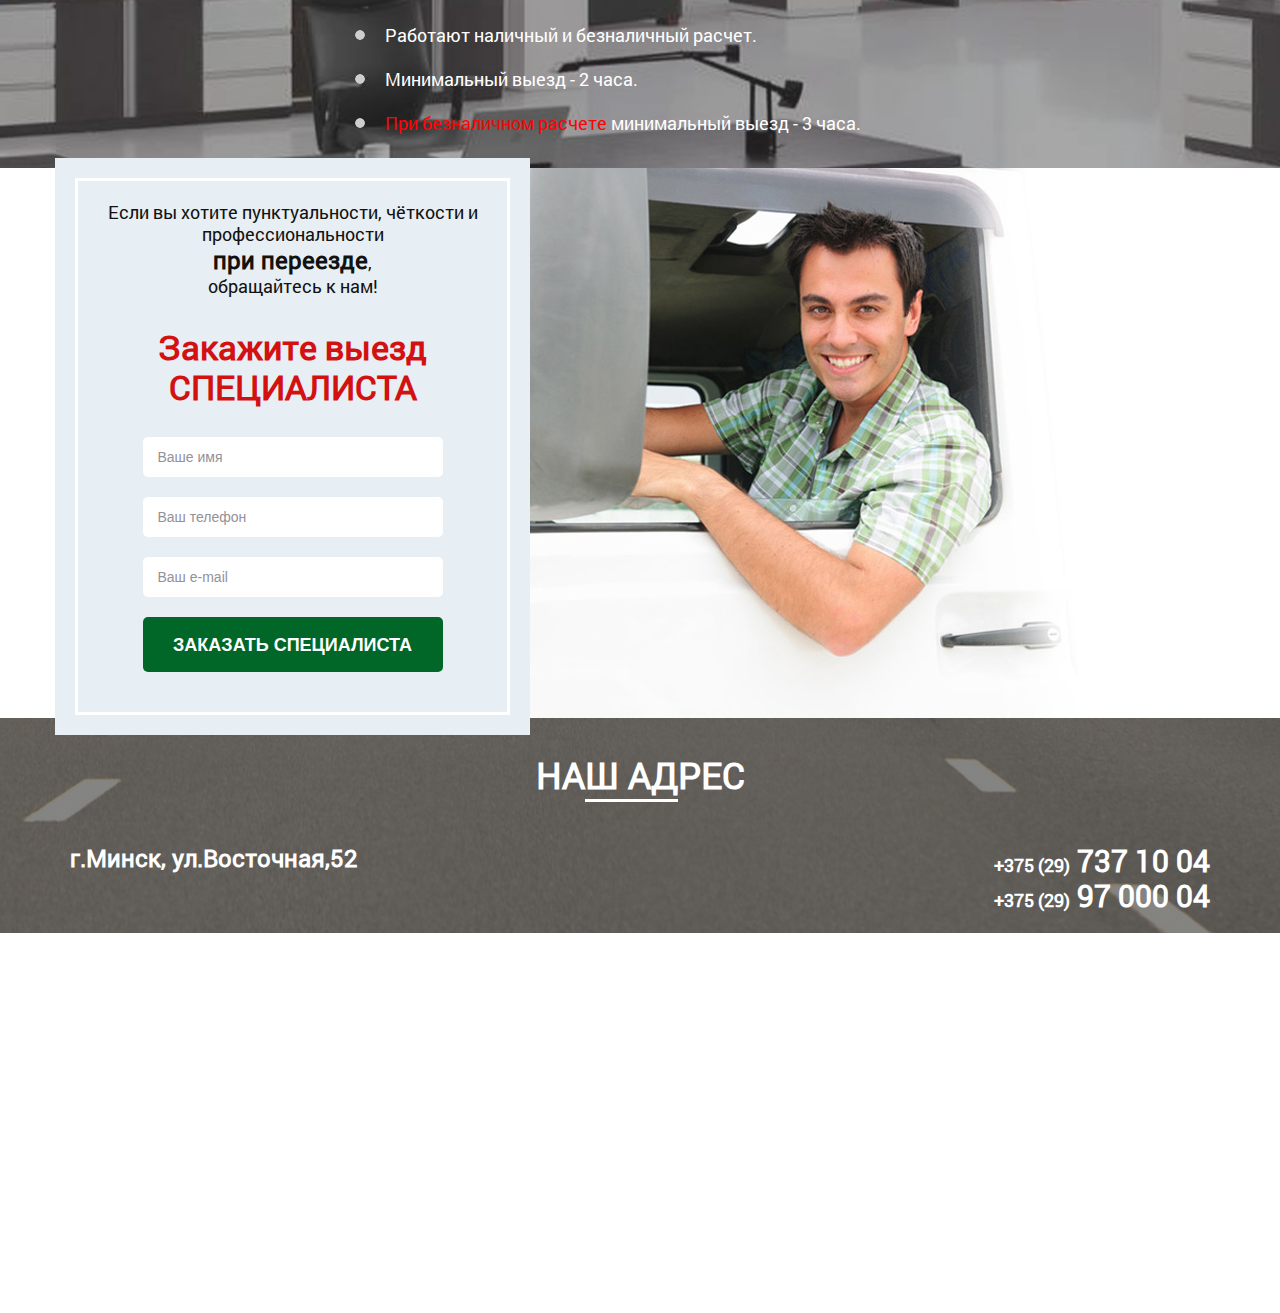
<file: transportation/index.html>
<!DOCTYPE html>
<!--[if lt IE 7]><html lang="ru" class="lt-ie9 lt-ie8 lt-ie7"><![endif]-->
<!--[if IE 7]><html lang="ru" class="lt-ie9 lt-ie8"><![endif]-->
<!--[if IE 8]><html lang="ru" class="lt-ie9"><![endif]-->
<!--[if gt IE 8]><!-->
<html lang="ru">
<!--<![endif]-->
<head>
	<meta charset="utf-8" />
	<title>Переезд офисов и квартир, г.Минск</title>
	<link href="favicon.ico" rel="shortcut icon" type="image/x-icon" />
	<meta name="description" content="" />
	<meta http-equiv="X-UA-Compatible" content="IE=edge" />
	<meta name="viewport" content="width=device-width, initial-scale=1.0" />
	<link rel="shortcut icon" href="favicon.png" />
	<link rel="stylesheet" href="libs/bootstrap/bootstrap-grid-3.3.1.min.css" />
	<link rel="stylesheet" href="libs/font-awesome-4.2.0/css/font-awesome.min.css" />
	<link rel="stylesheet" href="libs/fancybox/jquery.fancybox.css" />
	<link rel="stylesheet" href="libs/owl-carousel/owl.carousel.css" />
	<link rel="stylesheet" href="libs/countdown/jquery.countdown.css" />
	<link rel="stylesheet" href="css/fonts.css" />
	<link rel="stylesheet" href="css/reset.css" />
	<link rel="stylesheet" href="css/main.css" />
	<link rel="stylesheet" href="css/media.css" />
</head>
<body>
	<header>
		<div class="top-line">
			<div class="container">
				<div class="bb">
					<div class="row">
						<div class="col-md-4">
							<p class="phone velcom"><span></span><span>+375 (29)</span> 97 000 04</p>
						</div>
						<div class="col-md-4">
							<p class="work">Работаем без выходных</p>
						</div>
						<div class="col-md-4">
							<p class="phone mts"><span>+375 (29)</span> 737 10 04</p>
						</div>
					</div>
				</div>
				<div class="row">
					<div class="col-md-12">
						<h1>ПЕРЕЕЗД ОФИСОВ И КВАРТИР</h1>
						<h2>ПО МИНСКУ И МИНСКОМУ РАЙОНУ</h2>
						<p class="min-price">От 320 тыс. руб</p>
					</div>
				</div>
			</div>
		</div>
		<div class="bottom-line">
			<div class="container">
				<div class="row">
					<div class="col-md-7">
						<div class="col-xs-4 xss">
							<p class="stat">1 
								<span>выезжаем в течение одного часа</span>
							</p>
						</div>
						<div class="col-xs-4 xss">
							<p class="stat">7 <span>лет на рынке</span></p>
						</div>
						<div class="col-xs-4 xss">
							<p class="stat">1186 
								<span>домов и офисов уже переехали</span>
							</p>
						</div>
					</div>
					<div class="col-md-5">
						<form action="mail.php" id="top-form" method="get">
							<p class="form-title">Оставьте предварительную заявку на расчет стоимости<br> переезда и получите<br> 4-й час работы <span>со скидкой 50%</span></p>
							<input type="text" name="name" placeholder="Ваше имя">
							<input type="text" name="tel" placeholder="Ваш телефон">
							<input type="text" name="email" placeholder="Ваш e-mail">
							<input type="submit" value="Оставить заявку">
						</form>
					</div>
				</div>
			</div>
		</div>
	</header>

	<!-- Наши преимущества -->
	<section class="advantages">
		<div class="container">
			<div class="row">
				<div class="col-md-12">
					<h2>Наши п<span>реиму</span>щества</h2>
				</div>
			</div>
			<div class="row">
				<div class="col-xs-6 xss">
					<div class="adv">
						<table>
							<tr>
								<td>
									<img src="images/time.png" alt="">
								</td>
								<td>
									<h3>Строго соблюдаем сроки доставки</h3>
								</td>
							</tr>
							<tr>
								<td colspan="2">
									<p>Переезд всегда совершаем в срок, оговоренный с заказчиком. </p>
								</td>
							</tr>
						</table>
					</div>
				</div>
				<div class="col-xs-6 xss">
					<div class="adv">
						<table>
							<tr>
								<td>
									<img src="images/money.png" alt="">
								</td>
								<td>
									<h3>Выгодные цены</h3>
								</td>
							</tr>
							<tr>
								<td colspan="2">
									<p>Скидки при повторном обращении, приятные бонусы постоянным клиентам. </p>
								</td>
							</tr>
						</table>
					</div>
				</div>
			</div>
			<div class="row">
				<div class="col-xs-6 xss">
					<div class="adv">
						<table>
							<tr>
								<td>
									<img src="images/protect.png" alt="">
								</td>
								<td>
									<h3>Гарантии<br> сохранности груза</h3>
								</td>
							</tr>
							<tr>
								<td colspan="2">
									<p>Мы отвечаем за сохранность вашего груза на любом этапе транспортировки. </p>
								</td>
							</tr>
						</table>
					</div>
				</div>
				<div class="col-xs-6 xss">
					<div class="adv">
						<table>
							<tr>
								<td>
									<img src="images/user.png" alt="">
								</td>
								<td>
									<h3>Квалифицированный  персонал</h3>
								</td>
							</tr>
							<tr>
								<td colspan="2">
									<p>Выполнит любое задание, требующее навыков, силы и опыта в данном деле.</p>
								</td>
							</tr>
						</table>
					</div>
				</div>
			</div>
			<div class="row">
				<div class="col-xs-6 xss">
					<div class="adv">
						<table>
							<tr>
								<td>
									<img src="images/shop.png" alt="">
								</td>
								<td>
									<h3>Работаем<br>  без посредников</h3>
								</td>
							</tr>
							<tr>
								<td colspan="2">
									<p>Собственный парк грузовых машин позволяет быстро осуществить любой переезд.</p>
								</td>
							</tr>
						</table>
					</div>
				</div>
				<div class="col-xs-6 xss">
					<div class="adv">
						<table>
							<tr>
								<td>
									<img src="images/box.png" alt="">
								</td>
								<td>
									<h3>Индивидуальный подход к каждому клиенту</h3>
								</td>
							</tr>
							<tr>
								<td colspan="2">
									<p>Мы учитываем Ваше время,особенности Вашего груза и специфику перевозки.</p>
								</td>
							</tr>
						</table>
					</div>
				</div>
			</div>
		</div>
	</section>
	
	<!-- Скидки -->
	<section class="discount">
		<div class="container">
			<div class="row">
				<div class="col-md-12">
					<h3>ВСЕМ ЖИТЕЛЯМ<br> СОВЕТСКОГО И ПЕРВОМАЙСКОГО РАЙОНОВ</h3>
				</div>
				<div class="col-md-11 col-md-offset-1">
					<div class="discount-block">
						<img src="images/discount.png" height="201" width="359" alt="">
					</div>
				</div>
				<div class="col-md-11 col-md-offset-1">
					<form action="mail.php" id="discount-form" method="get">
						<input type="text" name="name" placeholder="Ваше имя">
						<input type="text" name="tel" placeholder="Ваш телефон">
						<input type="submit" value="Оставить заявку">
					</form>
				</div>
			</div>

		</div>
	</section>

	<!-- Наши услуги -->
	<section class="services">
		<div class="blue-bg">
			<div class="container">
				<div class="row">
					<div class="col-md-12">
						<h2>Наш<span>и усл</span>уги</h2>
					</div>
				</div>
				<div class="row">
					<div class="bs clearfix">
						<div class="col-md-6 p-lr0">
							<div class="img-box">
								<img src="images/s1.jpg" alt="">
							</div>
						</div>
						<div class="col-md-6 p-lr0">
							<div class="text-box">
								<div class="inner-box">
									<h3>Офисный переезд</h3>
									<ul class="list">
										<li>Ваши сотрудники не отвлекаются от работы, а значит, фирма не теряет в производительности</li>
										<li>Мы будем работать автономно, а потому быстро. Не успеете оглянуться, как все вещи офиса уже доставлены и установлены на новом месте</li>
										<li>Всё будет выполнено в срок, не будет ни повреждений предметов, ни их утери, ни путаницы с документами.</li>
									</ul>
									<p class="price">от <span>320</span> тыс. руб / <span>2</span> часа </p>
									<a href="#" class="button">Заказать переезд</a>
								</div>
							</div>
						</div>
					</div>
				</div>
				<div class="row">
					<div class="bs clearfix">
						<div class="col-md-6 p-lr0">
							<div class="text-box">
								<div class="inner-box">
									<h3>Квартирный переезд</h3>
									<ul class="list">
										<li>При квартирном переезде наши работники 
										быстро и аккуратно разберут и соберут 
										всю мебель, а также надежно упакуют 
										хрупкие предметы.</li>
										<li>После разбора и подготовки мебели 
										наши специалисты погрузят все вещи 
										в транспорт и доставят их в указанное 
										место, где обратно будет собрана мебель 
										и распакованы вещи.</li>
										<li>Вам не придется тратить своё время. </li>
									</ul>
									<p class="price">от <span>320</span> тыс. руб / <span>2</span> часа </p>
									<a href="#" class="button">Заказать переезд</a>
								</div>
							</div>
						</div>
						<div class="col-md-6 p-lr0">
							<div class="img-box">
								<img src="images/s2.jpg" alt="">
							</div>
						</div>
					</div>
				</div>
			</div>
		</div>
		<div class="white-bg">
			<div class="container">
				<div class="row">
					<div class="col-md-5 col-md-offset-6">
						<div class="text-box">
							<div class="inner-box">
								<h3>Услуги грузчика</h3>
								<p>Хорошие грузчики всегда незаменимы в любом деле! 
								Они помогут выполнить любое сложное задание, 
								требующее навыков, силы и опыта в данном деле. 
								Вы заказываете услугу по квартирному либо о
								фисному переездам, мы предоставляем Вам лучших 
								и самых опытных специалистов в данном вопросе.</p>
								<p>Дополнительно мы можем предложить услуги 
								по разборке/сборке мебели. Наши работники 
								быстро и аккуратно разберут/соберут всю мебель, 
								а также надежно упакуют хрупкие предметы.</p>
								<p>После разбора и подготовки мебели к переезду 
								наши высококвалифицированные работники 
								погрузят все вещи в транспорт и доставят 
								в указанное место.</p>
								<p>Мы всегда заботимся о наших клиентах!
								</p>
								<p class="price">от <span>320</span> тыс. руб / <span>2</span> часа </p>
								<a href="#" class="button">Заказать услугу</a>
							</div>
						</div>
					</div>
				</div>
			</div>
		</div>
	</section>

	<!-- Как мы работаем -->
	<section class="our-work">
		<div class="container">
			<div class="row">
				<div class="col-md-12">
					<h2 class="white-title">Как м<span>ы раб</span>отаем</h2>
				</div>
			</div>
			<div class="row">
				<div class="col-xs-2 col-xs-offset-1 xss-1">
					<p class="work-item w1">Выезд  на объект</p>
				</div>
				<div class="col-xs-2 xss-1">
					<p class="work-item w2">Оценка объёма работы</p>
				</div>
				<div class="col-xs-2 xss-1">
					<p class="work-item w3">Заключение договора</p>
				</div>
				<div class="col-xs-2 xss-1">
					<p class="work-item w4">Выполнение работ</p>
				</div>
				<div class="col-xs-2 xss-1">
					<p class="work-item w5">Окончательный расчёт</p>
				</div>
			</div>
		</div>
	</section>

	<!-- Наши особенности -->
	<section class="features">
		<div class="container">
			<div class="row">
				<div class="col-xs-12">
					<h2>Наши о<span>собе</span>нности</h2>
				</div>
			</div>
			<div class="row">
				<div class="col-xs-4 col-xs-offset-2 xss-1">
					<img src="images/f1.jpg" alt="">
					<p class="size">22м<sup>3</sup></p>
				</div>
				<div class="col-xs-5 col-xs-offset-1 xss-1">
					<img src="images/f2.png" alt="">
				</div>
			</div>
		</div>
	</section>

	<!-- Наши цены -->
	<section class="prices">
		<div class="container">
			<div class="row">
				<div class="col-md-12">
					<h2>На<span>ши це</span>ны</h2>
				</div>
			</div>
			<div class="row">
				<div class="col-md-3 col-sm-6 col-xs-6 xss-1">
					<div class="price-block">
						<p class="price-title">Грузовое авто</p>
						<img src="images/p1.png" alt="">
						<p class="cost">От <span>160</span> тыс. за час</p>
						<a class="button mini" href="#">Заказать</a>
					</div>
				</div>
				<div class="col-md-3 col-sm-6 col-xs-6 xss-1">
					<div class="price-block">
						<p class="price-title">Грузовое авто <br>+1 грузчик</p>
						<img src="images/p2.png" alt="">
						<p class="cost">От <span>240</span> тыс. за час</p>
						<a class="button mini" href="#">Заказать</a>
					</div>
				</div>
				<div class="col-md-3 col-sm-6 col-xs-6 xss-1">
					<div class="price-block">
						<p class="price-title">Грузовое авто <br>+2 грузчик</p>
						<img src="images/p3.png" alt="">
						<p class="cost">От <span>320</span> тыс. за час</p>
						<a class="button mini" href="#">Заказать</a>
					</div>
				</div>
				<div class="col-md-3 col-sm-6 col-xs-6 xss-1">
					<div class="price-block">
						<p class="price-title">Грузчик</p>
						<img src="images/p4.png" alt="">
						<p class="cost">От <span>80</span> тыс. за час</p>
						<a class="button mini" href="#">Заказать</a>
					</div>
				</div>
			</div>
		</div>
	</section>

	<!-- Условия -->
	<section class="conditions">
		<div class="container">
			<div class="row">
				<div class="col-md-12">
					<ul class="list-2">
						<li>Работают наличный и безналичный расчет.</li> 
						<li>Минимальный выезд - 2 часа.</li> 
						<li><span>При безналичном расчете</span> минимальный выезд - 3 часа.</li>
					</ul>
				</div>
			</div>
		</div>
	</section>

	<!-- Закажите специалиста -->
	<section class="specialist">
		<div class="container">
			<div class="row">
				<div class="col-md-12">
					<form action="mail.php" method="get" id="order">
						<div class="form-wrapper">
							<p class="f-title">Если вы хотите пунктуальности, 
							чёткости и профессиональности <br>
							<span>при переезде</span>,</br>
							обращайтесь к нам!</p>
							<p class="big">Закажите выезд СПЕЦИАЛИСТА</p>
							<input type="text" name="name" placeholder="Ваше имя">
							<input type="text" name="tel" placeholder="Ваш телефон">
							<input type="text" name="email" placeholder="Ваш e-mail">
							<input type="submit" value="Заказать специалиста">
						</div>
					</form>
				</div>
			</div>
		</div>
	</section>

	<footer>
		<!-- Контакты -->
		<section class="contacts">
			<div class="container">
				<div class="row">
					<div class="col-md-12">
						<h2 class="white-title">На<span>ш ад</span>рес</h2>
					</div>
				</div>
				<div class="row">
					<div class="col-sm-6">
						<p>г.Минск,  ул.Восточная,52</p>
					</div>
					<div class="col-sm-6 to-right">
						<p><span>+375 (29)</span> 737 10 04</p>
						<p><span>+375 (29)</span> 97 000 04</p>
					</div>
				</div>
			</div>
		</section>

		<!-- Карта -->
		<section class="map">
			<script type="text/javascript" charset="utf-8" src="https://api-maps.yandex.ru/services/constructor/1.0/js/?sid=NhhMgGv_NYAzp-40BMFc8diGIj8ttEe4&width=100%&height=380&lang=ru_RU&sourceType=constructor"></script>
		</section>
	</footer>

	<!--[if lt IE 9]>
	<script src="libs/html5shiv/es5-shim.min.js"></script>
	<script src="libs/html5shiv/html5shiv.min.js"></script>
	<script src="libs/html5shiv/html5shiv-printshiv.min.js"></script>
	<script src="libs/respond/respond.min.js"></script>
	<![endif]-->
	<script src="libs/jquery/jquery-1.11.1.min.js"></script>
	<script src="libs/jquery-mousewheel/jquery.mousewheel.min.js"></script>
	<script src="libs/fancybox/jquery.fancybox.pack.js"></script>
	<script src="libs/waypoints/waypoints-1.6.2.min.js"></script>
	<script src="libs/scrollto/jquery.scrollTo.min.js"></script>
	<script src="libs/owl-carousel/owl.carousel.min.js"></script>
	<script src="libs/countdown/jquery.plugin.js"></script>
	<script src="libs/countdown/jquery.countdown.min.js"></script>
	<script src="libs/countdown/jquery.countdown-ru.js"></script>
	<script src="libs/landing-nav/navigation.js"></script>
	<script src="js/jquery.validate.min.js"></script>
	<script src="js/common.js"></script>
	<!-- Yandex.Metrika counter --><!-- /Yandex.Metrika counter -->
	<!-- Google Analytics counter --><!-- /Google Analytics counter -->
</body>
</html>
</file>
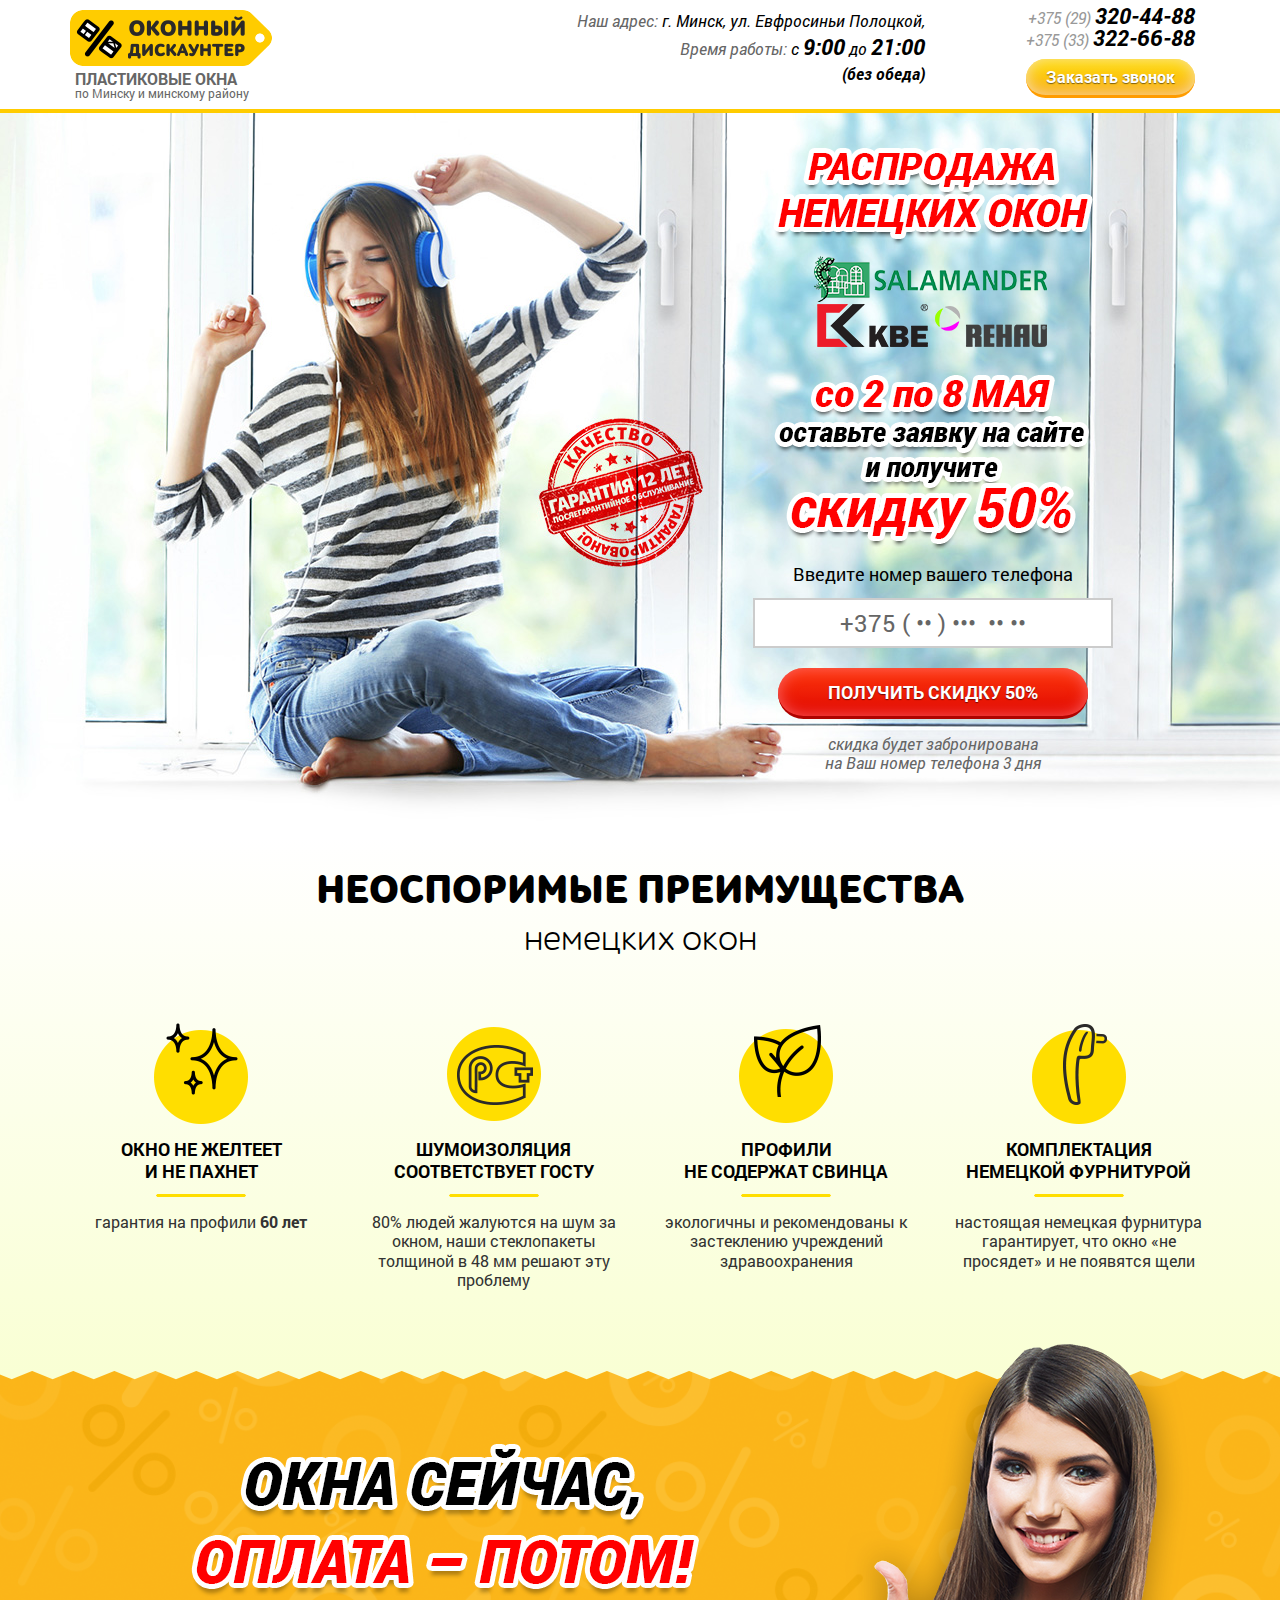
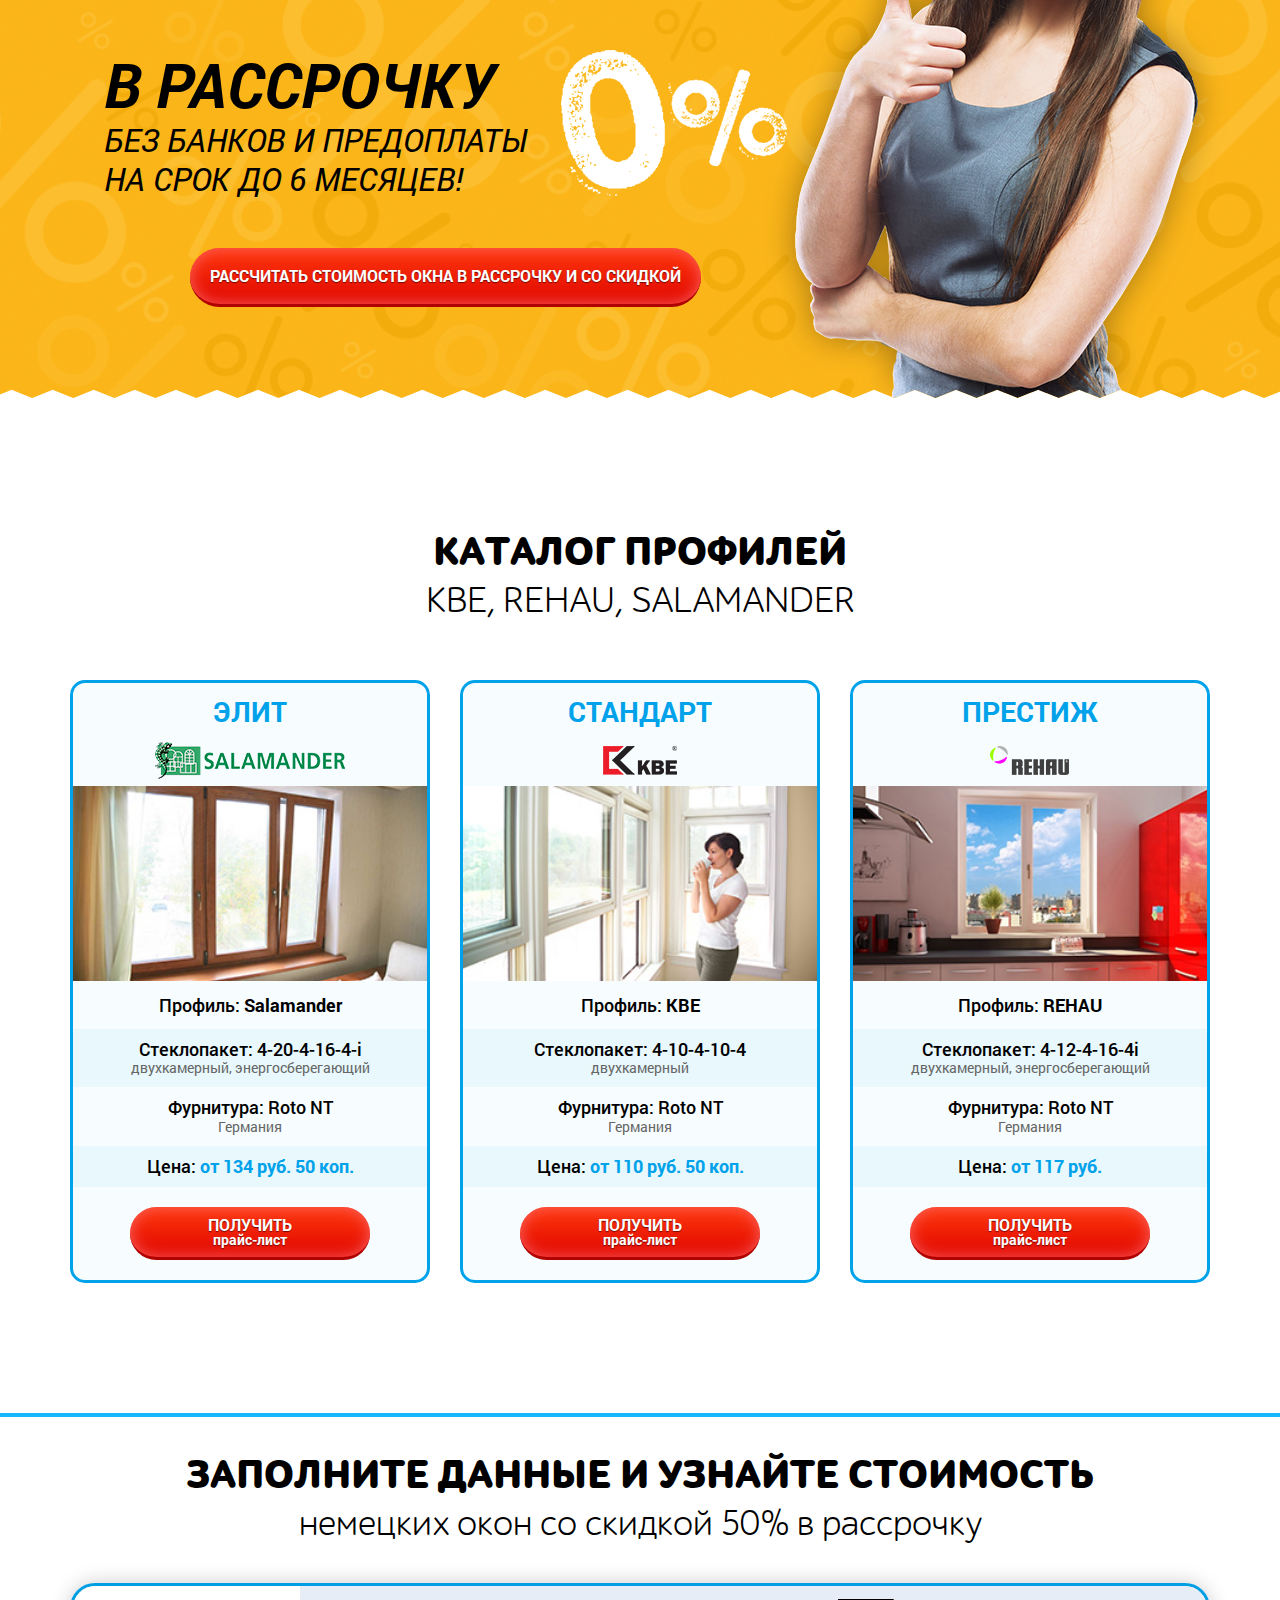
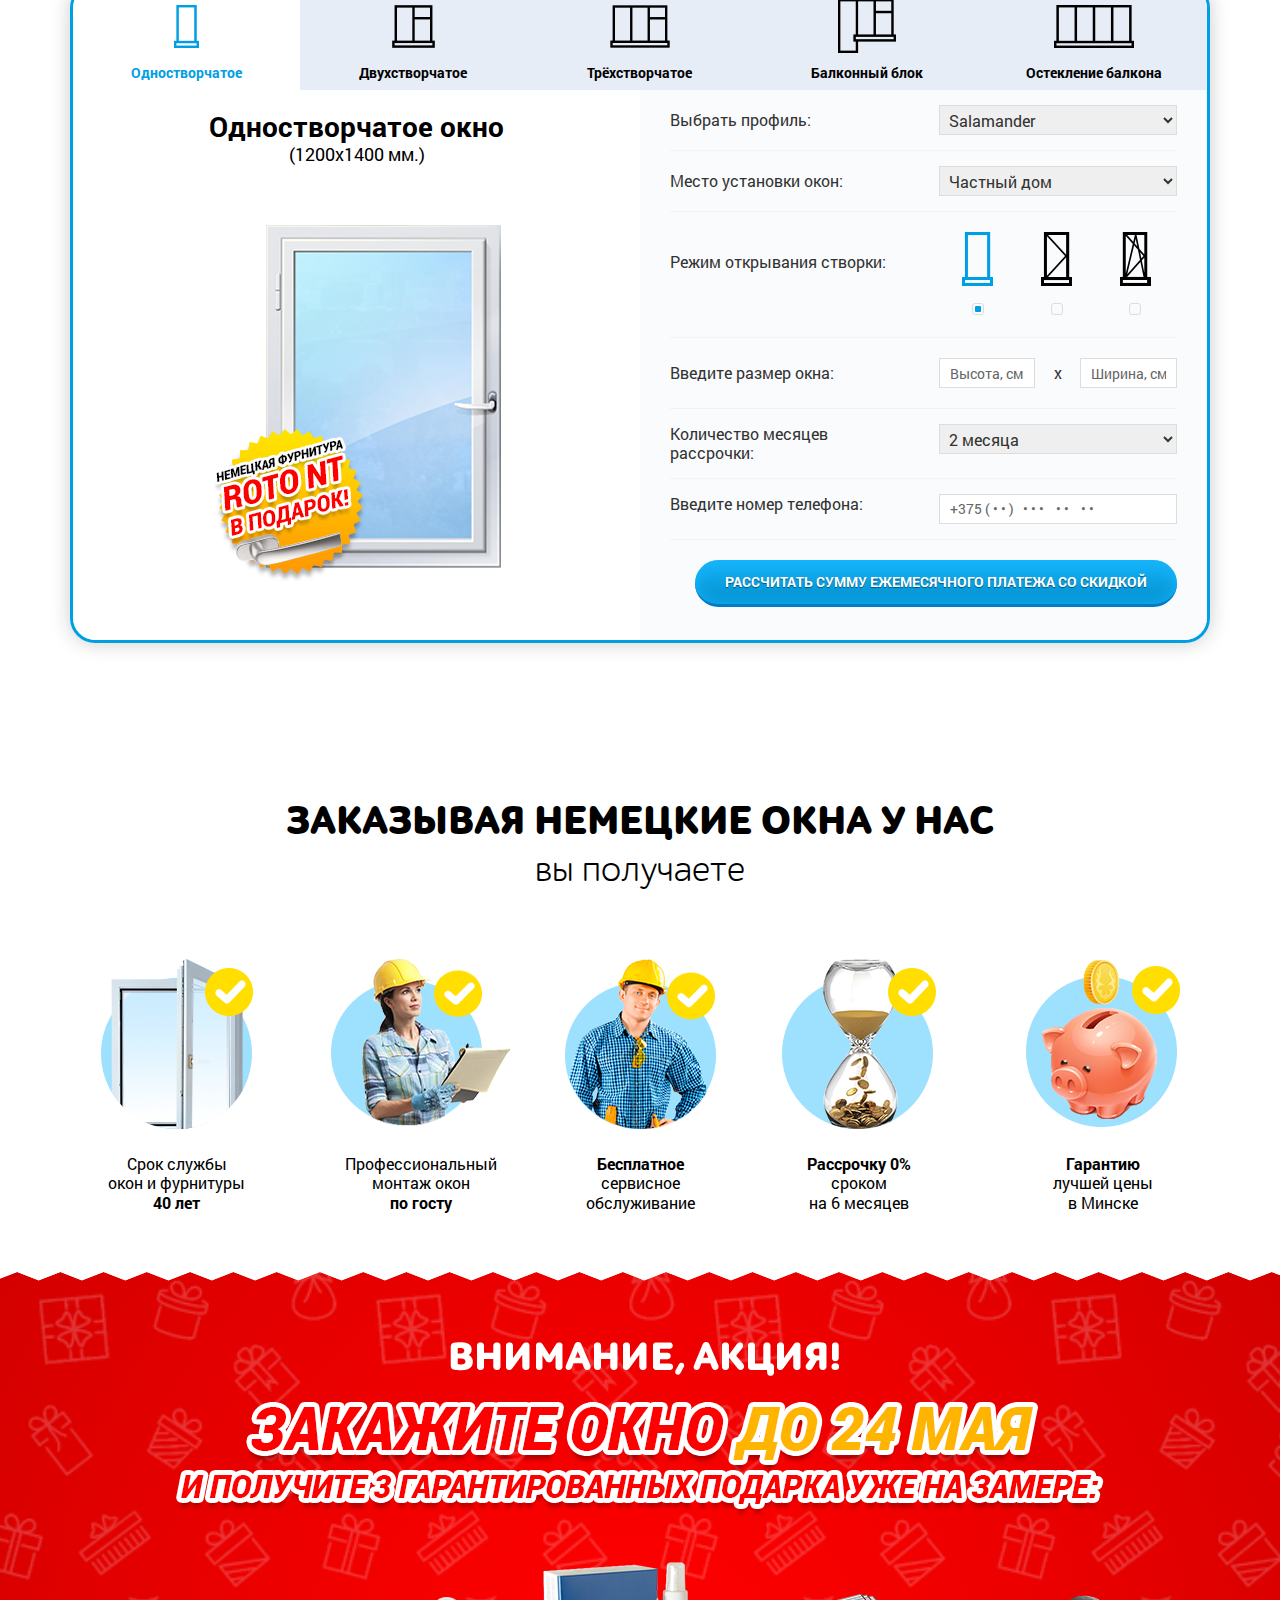
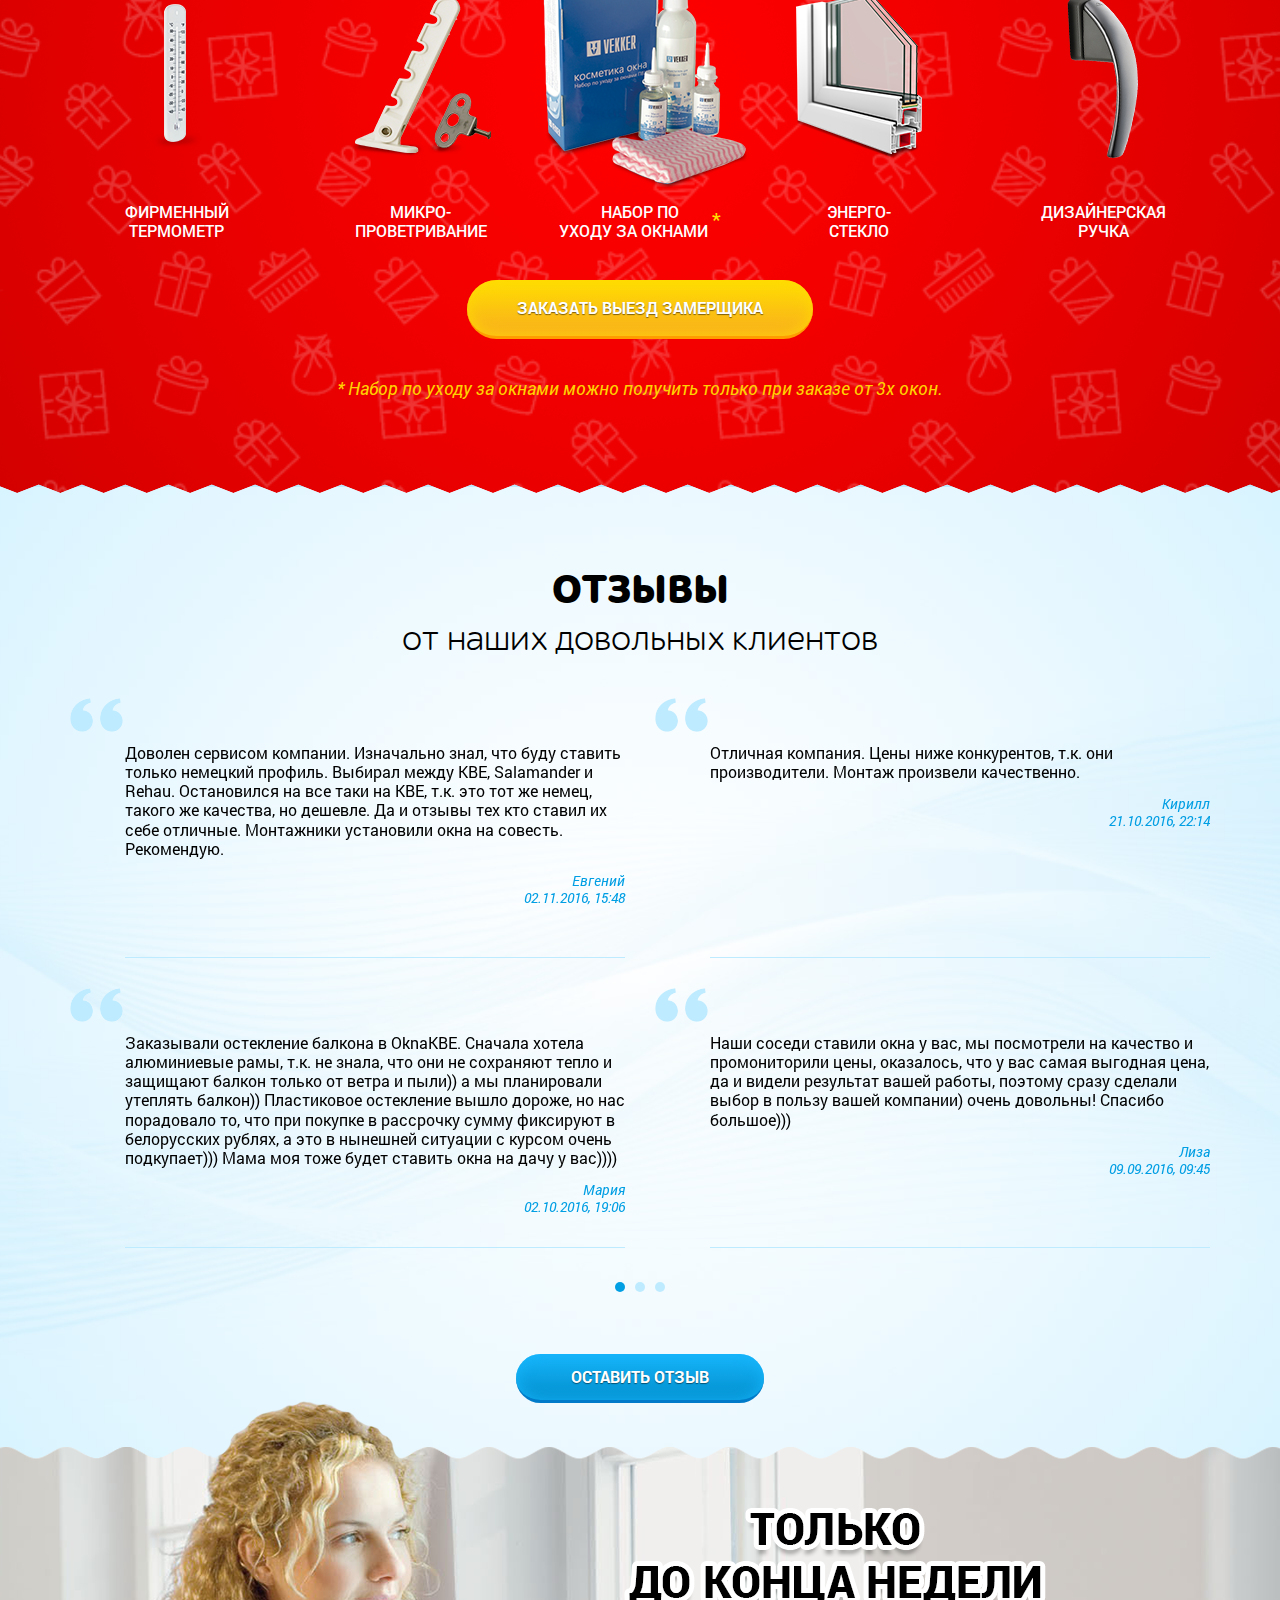
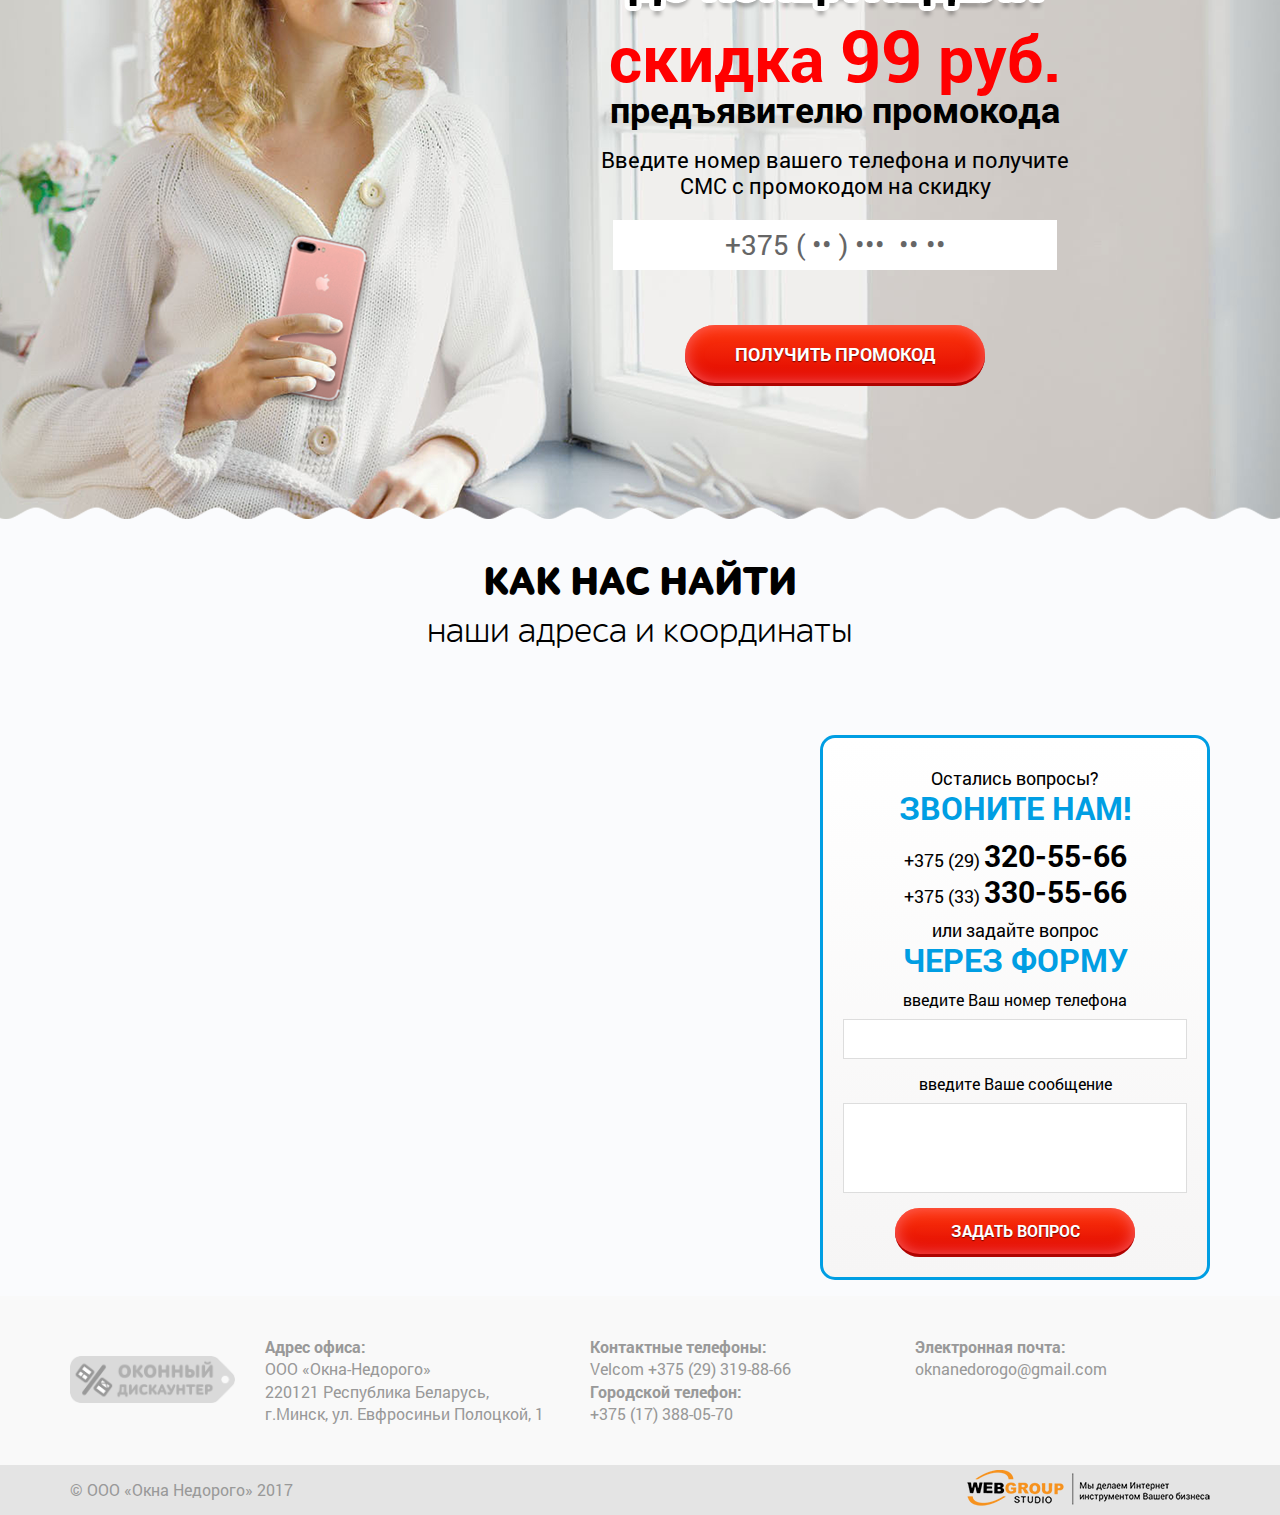
<file: windows/index.html>
<!DOCTYPE html>
<!--[if lt IE 7]><html lang="ru" class="lt-ie9 lt-ie8 lt-ie7"><![endif]-->
<!--[if IE 7]><html lang="ru" class="lt-ie9 lt-ie8"><![endif]-->
<!--[if IE 8]><html lang="ru" class="lt-ie9"><![endif]-->
<!--[if gt IE 8]><!-->
<html lang="ru">
<!--<![endif]-->
<head>
	<meta charset="utf-8" />
	<title>Оконный дискаунтер</title>
	<meta name="description" content="" />
	<meta http-equiv="X-UA-Compatible" content="IE=edge" />
	<meta name="viewport" content="width=device-width, initial-scale=1.0" />
	<link rel="shortcut icon" href="favicon.ico" />
	<link rel="stylesheet" href="libs/bootstrap/bootstrap-grid-3.3.1.min.css" />
	<link rel="stylesheet" href="libs/font-awesome-4.2.0/css/font-awesome.min.css" />
	<link rel="stylesheet" href="libs/fancybox/jquery.fancybox.css" />
	<link rel="stylesheet" href="libs/owl-carousel/owl.carousel.css" />
	<link rel="stylesheet" href="libs/countdown/jquery.countdown.css" />
	<link rel="stylesheet" href="css/animate.css" />
	<link rel="stylesheet" href="css/fonts.css" />
	<link rel="stylesheet" href="css/reset.css" />
	<link rel="stylesheet" href="css/main.css" />
	<link rel="stylesheet" href="css/media.css" />
</head>
<body>

	<header>
		<div class="container">
			<div class="col-md-3 col-sm-6 logo">
				<img src="images/logo.png" alt="Оконный дискаунтер" class="img-responsive">
				<p><span>Пластиковые окна</span> по Минску и минскому району</p>
			</div>
			<div class="col-md-6 col-sm-6 address">
				<p><span>Наш адрес:</span> г. Минск, ул. Евфросиньи Полоцкой,</p>
				<p><span>Время работы:</span> с <i>9:00</i> до <i>21:00</i></p>
				<p class="bold">(без обеда)</p>
			</div>
			<div class="col-md-3 col-sm-6 phone">
				<p>+375 (29) <span>320-44-88</span></p>
				<p>+375 (33) <span>322-66-88</span></p>
				<a href="#order-form" class="order-btn fancybox">Заказать звонок</a>
			</div>
		</div>
	</header>

	<div class="top">
		<div class="container">
			<div class="row">
				<div class="col-sm-4 col-sm-offset-7">
					<img src="images/top.png" alt="" class="img-responsive">
					<form id="top-form" class="form">
						<label for="phone">Введите номер вашего телефона</label>
						<div class="input-wrap">
							<input type="text" name="phone" placeholder="+375 ( •• ) •••  •• ••" class="valid">
						</div>
						<input type="hidden" name="type" value="Получить скидку 50%">
						<input type="submit" value="Получить скидку 50%" class="button button-red">
						<p class="under">скидка будет забронирована<br> на Ваш номер телефона 3 дня</p>
					</form>
				</div>
			</div>
		</div>
	</div>

	<div class="advantages">
		<div class="container">
			<p class="section-title">Неоспоримые преимущества <span>немецких окон</span></p>
			<div class="row">
				<div class="col-sm-3">
					<div class="item">
						<img src="images/adv-1.png" class="img-responsive" alt="">
						<p class="title">окно не желтеет<br> и не пахнет</p>
						<div class="text">
							<p>гарантия на профили <span>60 лет</span></p>
						</div>
					</div>
				</div>
				<div class="col-sm-3">
					<div class="item">
						<img src="images/adv-4.png" class="img-responsive" alt="">
						<p class="title">шумоизоляция<br> соответствует госту</p>
						<div class="text">
							<p>80% людей жалуются на шум за окном, наши стеклопакеты толщиной в 48 мм решают эту проблему</p>
						</div>
					</div>
				</div>
				<div class="col-sm-3">
					<div class="item">
						<img src="images/adv-2.png" class="img-responsive" alt="">
						<p class="title">профили<br> не содержат свинца</p>
						<div class="text">
							<p>экологичны и рекомендованы к застеклению учреждений здравоохранения</p>
						</div>
					</div>
				</div>
				<div class="col-sm-3">
					<div class="item">
						<img src="images/adv-5.png" class="img-responsive" alt="">
						<p class="title">комплектация<br> немецкой фурнитурой</p>
						<div class="text">
							<p>настоящая немецкая фурнитура гарантирует, что окно «не просядет» и не появятся щели</p>
						</div>
					</div>
				</div>
			</div>
		</div>
	</div>
	
<div class="payment">
		<div class="container">
			<div class="row">
				<div class="col-sm-8 text-center">
					<img src="images/p1.png" alt="">
					<p class="title">в рассрочку <span>без банков и предоплаты<br> на срок <span>до 6 месяцев!</span></span></p>
					<a href="#rassrochka" class="button button-red fancybox">Рассчитать стоимость окна в рассрочку и со скидкой</a>
				</div>
			</div>
		</div>
	</div>

	<div class="catalog">
		<div class="container">
			<p class="section-title">Каталог профилей <span style="text-transform: uppercase;">KBE, Rehau, Salamander</span></p>
			<div class="row">
				<div class="col-md-4">
					<div class="item">
						<p class="name">Элит</p>
						<img src="images/f1.png" alt="">
						<img src="images/cat1.jpg" class="firm" alt="">
						<p class="profil">Профиль: <span>Salamander</span></p>
						<p class="window">Стеклопакет: 4-20-4-16-4-i <span>двухкамерный, энергосберегающий</span></p>
						<p class="window no-bg">Фурнитура: Roto NT <span>Германия</span></p>
						<p class="price">Цена: <span>от 134 руб. 50 коп.</span></p>
						<a href="#order-form" class="button button-red fancybox">Получить <span>прайс-лист</span></a>
					</div>
				</div>
				<div class="col-md-4">
					<div class="item">
						<p class="name">Стандарт</p>
						<img src="images/f2.png" alt="">
						<img src="images/cat2.jpg" class="firm" alt="">
						<p class="profil">Профиль: <span>KBE</span></p>
						<p class="window">Стеклопакет: 4-10-4-10-4 <span>двухкамерный</span></p>
						<p class="window no-bg">Фурнитура: Roto NT <span>Германия</span></p>
						<p class="price">Цена: <span>от 110 руб. 50 коп.</span></p>
						<a href="#order-form" class="button button-red fancybox">Получить <span>прайс-лист</span></a>
					</div>
				</div>
				<div class="col-md-4">
					<div class="item">
						<p class="name">Престиж</p>
						<img src="images/f3.png" alt="">
						<img src="images/cat3.jpg" class="firm" alt="">
						<p class="profil">Профиль: <span>REHAU</span></p>
						<p class="window">Стеклопакет: 4-12-4-16-4i <span>двухкамерный, энергосберегающий</span></p>
						<p class="window no-bg">Фурнитура: Roto NT <span>Германия</span></p>
						<p class="price">Цена: <span>от 117 руб.</span></p>
						<a href="#order-form" class="button button-red fancybox">Получить <span>прайс-лист</span></a>
					</div>
				</div>
			</div>
		</div>
	</div>

	

	<section class="calculate">
		<div class="container">
			<p class="section-title">Заполните данные и узнайте стоимость <span>немецких окон со скидкой 50% в рассрочку</span></p>
			<div class="tabs-block">
				<div class="calculate-tabs">
					<ul class="clearfix">
						<li class="w1">
							<div class="img"></div>
							<span>Одностворчатое</span>
						</li>
						<li class="w2">
							<div class="img"></div>
							<span>Двухстворчатое</span>
						</li>
						<li class="w3">
							<div class="img"></div>
							<span>Трёхстворчатое</span>
						</li>
						<li class="w4">
							<div class="img"></div>
							<span>Балконный блок</span>
						</li>
						<li class="w5">
							<div class="img"></div>
							<span>Остекление балкона</span>
						</li>
					</ul>
					<div>
						<div class="tabs-content clearfix">
							<div class="col-md-6 left-part text-center">
								<h3>Одностворчатое окно <span>(1200х1400 мм.)</span></h3>
								<img src="images/okno_1-1.png" alt="" class="mainPhoto">
							</div>
							<div class="col-md-6 right-part">
								<form id="calc-form-1" method="post" class="form calc-form">
                                                                        <div class="select-input">
										<div class="row">
											<div class="col-xs-6">
												<label for="profil">Выбрать профиль:</label>
											</div>
											<div class="col-xs-6">
												<select name="profil">
													<option value="Salamander">Salamander</option>
													<option value="KBE">KBE</option>
													<option value="REHAU">REHAU</option>
												</select>
											</div>
										</div>
									</div>
									<div class="select-input">
										<div class="row">
											<div class="col-xs-6">
												<label for="place">Место установки окон:</label>
											</div>
											<div class="col-xs-6">
												<select name="place">
													<option value="1">Частный дом</option>
													<option value="2">Квартира</option>
													<option value="3">Дача</option>
												</select>
											</div>
										</div>
									</div>
									<div class="select-img">
										<div class="row">
											<div class="col-xs-6">
												<label for="open">Режим открывания створки:</label>
											</div>
											<div class="col-xs-6">
												<ul class="open-list clearfix">
													<li class="active"><span class="door"></span><br><span class="check"><span></span></span></li>
													<li><span class="door"></span><br><span class="check"><span></span></span></li>
													<li><span class="door"></span><br><span class="check"><span></span></span></li>
												</ul>
                                                                                                 <input type="hidden" name="mode" value="1">
											</div>
										</div>
									</div>
									<div class="size-window">
										<div class="row">
											<div class="col-xs-6">
												<label for="height">Введите размер окна:</label>
											</div>
											<div class="col-xs-6">
												<div class="row">
													<div class="col-xs-5 null-right">
														<input type="text" name="height" placeholder="Высота, см">
													</div>
													<div class="col-xs-2"><span class="multiply">x</span></div>
													<div class="col-xs-5 null-left">
														<input type="text" name="width" placeholder="Ширина, см">
													</div>
												</div>
											</div>
										</div>
									</div>
									<div class="select-input">
										<div class="row">
											<div class="col-xs-6">
												<label for="month">Количество месяцев рассрочки:</label>
											</div>
											<div class="col-xs-6">
												<select name="month">
													<option value="2">2 месяца</option>
													<option value="3">3 месяца</option>
													<option value="4">4 месяца</option>
                                                                                                        <option value="5">5 месяцев</option>
                                                                                                        <option value="6">6 месяцев</option>
												</select>
											</div>
										</div>
									</div>
									<div class="select-input">
										<div class="row">
											<div class="col-xs-6">
												<label for="phone">Введите номер телефона:</label>
											</div>
											<div class="col-xs-6">
												<div class="input-wrap">
													<input type="text" name="phone" class="number-mask" maxlength="17" placeholder="+375 ( &#149 &#149 )   &#149 &#149 &#149    &#149 &#149    &#149 &#149">
												</div>
											</div>
										</div>
									</div>
									<input type="hidden" name="type" value="Одностворчатое окно">
									<input type="hidden" name="window" value="1">
									<div class="text-right">
										<button type="submit">Рассчитать сумму ежемесячного платежа со скидкой</button>
									</div>
								</form>
							</div>
						</div>
						<div class="tabs-content clearfix">
							<div class="col-md-6 left-part text-center">
								<h3>Двустворчатое окно <span>(1200х1400 мм.)</span></h3>
								<img src="images/okno_1-1.png" alt="" class="mainPhoto">
							</div>
							<div class="col-md-6 right-part">
								<form id="calc-form-2" method="post" class="form calc-form">
                                                                         <div class="select-input">
										<div class="row">
											<div class="col-xs-6">
												<label for="profil">Выбрать профиль:</label>
											</div>
											<div class="col-xs-6">
												<select name="profil">
													<option value="Salamander">Salamander</option>
													<option value="KBE">KBE</option>
													<option value="REHAU">REHAU</option>
												</select>
											</div>
										</div>
									</div>
									<div class="select-input">
										<div class="row">
											<div class="col-xs-6">
												<label for="place">Место установки окон:</label>
											</div>
											<div class="col-xs-6">
												<select name="place">
													<option value="1">Частный дом</option>
													<option value="2">Квартира</option>
													<option value="3">Дача</option>
												</select>
											</div>
										</div>
									</div>
									<div class="select-img">
										<div class="row">
											<div class="col-xs-6">
												<label for="open">Режим открывания створки:</label>
											</div>
											<div class="col-xs-6">
												<ul class="open-list clearfix">
													<li class="active"><span class="door"></span><br><span class="check"><span></span></span></li>
													<li><span class="door"></span><br><span class="check"><span></span></span></li>
													<li><span class="door"></span><br><span class="check"><span></span></span></li>
												</ul>
                                                                                                 <input type="hidden" name="mode" value="1">
											</div>
										</div>
									</div>
									<div class="size-window">
										<div class="row">
											<div class="col-xs-6">
												<label for="height">Введите размер окна:</label>
											</div>
											<div class="col-xs-6">
												<div class="row">
													<div class="col-xs-5 null-right">
														<input type="text" name="height" placeholder="Высота, см">
													</div>
													<div class="col-xs-2"><span class="multiply">x</span></div>
													<div class="col-xs-5 null-left">
														<input type="text" name="width" placeholder="Ширина, см">
													</div>
												</div>
											</div>
										</div>
									</div>
									<div class="select-input">
										<div class="row">
											<div class="col-xs-6">
												<label for="month">Количество месяцев рассрочки:</label>
											</div>
											<div class="col-xs-6">
												<select name="month">
													<option value="2">2 месяца</option>
													<option value="3">3 месяца</option>
													<option value="4">4 месяца</option>
                                                                                                        <option value="5">5 месяцев</option>
                                                                                                        <option value="6">6 месяцев</option>
												</select>
											</div>
										</div>
									</div>
									<div class="select-input">
										<div class="row">
											<div class="col-xs-6">
												<label for="phone">Введите номер телефона:</label>
											</div>
											<div class="col-xs-6">
												<div class="input-wrap">
													<input type="text" name="phone" class="number-mask" maxlength="17" placeholder="+375 ( &#149 &#149 )   &#149 &#149 &#149    &#149 &#149    &#149 &#149">
												</div>
											</div>
										</div>
									</div>
									<input type="hidden" name="type" value="Двустворчатое окно">
									<input type="hidden" name="window" value="1">
									<div class="text-right">
										<button type="submit">Рассчитать сумму ежемесячного платежа со скидкой</button>
									</div>
								</form>
							</div>
						</div>
						<div class="tabs-content clearfix">
							<div class="col-md-6 left-part text-center">
								<h3>Трёхстворчатое окно <span>(1200х1400 мм.)</span></h3>
								<img src="images/okno_1-1.png" alt="" class="mainPhoto">
							</div>
							<div class="col-md-6 right-part">
								<form id="calc-form-3" method="post" class="form calc-form">
                                                                          <div class="select-input">
										<div class="row">
											<div class="col-xs-6">
												<label for="profil">Выбрать профиль:</label>
											</div>
											<div class="col-xs-6">
												<select name="profil">
													<option value="Salamander">Salamander</option>
													<option value="KBE">KBE</option>
													<option value="REHAU">REHAU</option>
												</select>
											</div>
										</div>
									</div>
									<div class="select-input">
										<div class="row">
											<div class="col-xs-6">
												<label for="place">Место установки окон:</label>
											</div>
											<div class="col-xs-6">
												<select name="place">
													<option value="1">Частный дом</option>
													<option value="2">Квартира</option>
													<option value="3">Дача</option>
												</select>
											</div>
										</div>
									</div>
									<div class="select-img">
										<div class="row">
											<div class="col-xs-6">
												<label for="open">Режим открывания створки:</label>
											</div>
											<div class="col-xs-6">
												<ul class="open-list clearfix">
													<li class="active"><span class="door"></span><br><span class="check"><span></span></span></li>
													<li><span class="door"></span><br><span class="check"><span></span></span></li>
													<li><span class="door"></span><br><span class="check"><span></span></span></li>
												</ul>
                                                                                                 <input type="hidden" name="mode" value="1">
											</div>
										</div>
									</div>
									<div class="size-window">
										<div class="row">
											<div class="col-xs-6">
												<label for="height">Введите размер окна:</label>
											</div>
											<div class="col-xs-6">
												<div class="row">
													<div class="col-xs-5 null-right">
														<input type="text" name="height" placeholder="Высота, см">
													</div>
													<div class="col-xs-2"><span class="multiply">x</span></div>
													<div class="col-xs-5 null-left">
														<input type="text" name="width" placeholder="Ширина, см">
													</div>
												</div>
											</div>
										</div>
									</div>
									<div class="select-input">
										<div class="row">
											<div class="col-xs-6">
												<label for="month">Количество месяцев рассрочки:</label>
											</div>
											<div class="col-xs-6">
												<select name="month">
													<option value="2">2 месяца</option>
													<option value="3">3 месяца</option>
													<option value="4">4 месяца</option>
                                                                                                        <option value="5">5 месяцев</option>
                                                                                                        <option value="6">6 месяцев</option>
												</select>
											</div>
										</div>
									</div>
									<div class="select-input">
										<div class="row">
											<div class="col-xs-6">
												<label for="phone">Введите номер телефона:</label>
											</div>
											<div class="col-xs-6">
												<div class="input-wrap">
													<input type="text" name="phone" class="number-mask" maxlength="17" placeholder="+375 ( &#149 &#149 )   &#149 &#149 &#149    &#149 &#149    &#149 &#149">
												</div>
											</div>
										</div>
									</div>
									<input type="hidden" name="type" value="Трёхстворчатое окно">
									<input type="hidden" name="window" value="1">
									<div class="text-right">
										<button type="submit">Рассчитать сумму ежемесячного платежа со скидкой</button>
									</div>
								</form>
							</div>
						</div>
						<div class="tabs-content clearfix">
							<div class="col-md-6 left-part text-center">
								<h3>Балконный блок <span>(1200х1400 мм.)</span></h3>
								<img src="images/okno_1-1.png" alt="" class="mainPhoto">
							</div>
							<div class="col-md-6 right-part">
								<form id="calc-form-4" method="post" class="form calc-form">
                                                                        <div class="select-input">
										<div class="row">
											<div class="col-xs-6">
												<label for="profil">Выбрать профиль:</label>
											</div>
											<div class="col-xs-6">
												<select name="profil">
													<option value="Salamander">Salamander</option>
													<option value="KBE">KBE</option>
													<option value="REHAU">REHAU</option>
												</select>
											</div>
										</div>
									</div>
									<div class="select-input">
										<div class="row">
											<div class="col-xs-6">
												<label for="place">Место установки окон:</label>
											</div>
											<div class="col-xs-6">
												<select name="place">
													<option value="1">Частный дом</option>
													<option value="2">Квартира</option>
													<option value="3">Дача</option>
												</select>
											</div>
										</div>
									</div>
									<div class="select-img">
										<div class="row">
											<div class="col-xs-6">
												<label for="open">Режим открывания створки:</label>
											</div>
											<div class="col-xs-6">
												<ul class="open-list clearfix">
													<li class="active"><span class="door"></span><br><span class="check"><span></span></span></li>
													<li><span class="door"></span><br><span class="check"><span></span></span></li>
													<li><span class="door"></span><br><span class="check"><span></span></span></li>
												</ul>
                                                                                                 <input type="hidden" name="mode" value="1">
											</div>
										</div>
									</div>
									<div class="size-window">
										<div class="row">
											<div class="col-xs-6">
												<label for="height">Введите размер окна:</label>
											</div>
											<div class="col-xs-6">
												<div class="row">
													<div class="col-xs-5 null-right">
														<input type="text" name="height" placeholder="Высота, см">
													</div>
													<div class="col-xs-2"><span class="multiply">x</span></div>
													<div class="col-xs-5 null-left">
														<input type="text" name="width" placeholder="Ширина, см">
													</div>
												</div>
											</div>
										</div>
									</div>
									<div class="select-input">
										<div class="row">
											<div class="col-xs-6">
												<label for="month">Количество месяцев рассрочки:</label>
											</div>
											<div class="col-xs-6">
												<select name="month">
													<option value="2">2 месяца</option>
													<option value="3">3 месяца</option>
													<option value="4">4 месяца</option>
                                                                                                        <option value="5">5 месяцев</option>
                                                                                                        <option value="6">6 месяцев</option>
												</select>
											</div>
										</div>
									</div>
									<div class="select-input">
										<div class="row">
											<div class="col-xs-6">
												<label for="phone">Введите номер телефона:</label>
											</div>
											<div class="col-xs-6">
												<div class="input-wrap">
													<input type="text" name="phone" class="number-mask" maxlength="17" placeholder="+375 ( &#149 &#149 )   &#149 &#149 &#149    &#149 &#149    &#149 &#149">
												</div>
											</div>
										</div>
									</div>
									<input type="hidden" name="type" value="Балконный блок">
									<input type="hidden" name="window" value="1">
									<div class="text-right">
										<button type="submit">Рассчитать сумму ежемесячного платежа со скидкой</button>
									</div>
								</form>
							</div>
						</div>
						<div class="tabs-content clearfix">
							<div class="col-md-6 left-part text-center">
								<h3>Остекление балкона <span>(1200х1400 мм.)</span></h3>
								<img src="images/okno_1-1.png" alt="" class="mainPhoto">
							</div>
							<div class="col-md-6 right-part">
								<form id="calc-form-5" method="post" class="form calc-form">
                                                                       <div class="select-input">
										<div class="row">
											<div class="col-xs-6">
												<label for="profil">Выбрать профиль:</label>
											</div>
											<div class="col-xs-6">
												<select name="profil">
													<option value="Salamander">Salamander</option>
													<option value="KBE">KBE</option>
													<option value="REHAU">REHAU</option>
												</select>
											</div>
										</div>
									</div>
									<div class="select-input">
										<div class="row">
											<div class="col-xs-6">
												<label for="place">Место установки окон:</label>
											</div>
											<div class="col-xs-6">
												<select name="place">
													<option value="1">Частный дом</option>
													<option value="2">Квартира</option>
													<option value="3">Дача</option>
												</select>
											</div>
										</div>
									</div>
									<div class="select-img">
										<div class="row">
											<div class="col-xs-6">
												<label for="open">Режим открывания створки:</label>
											</div>
											<div class="col-xs-6">
												<ul class="open-list clearfix">
													<li class="active"><span class="door"></span><br><span class="check"><span></span></span></li>
													<li><span class="door"></span><br><span class="check"><span></span></span></li>
													<li><span class="door"></span><br><span class="check"><span></span></span></li>
												</ul>
                                                                                                 <input type="hidden" name="mode" value="1">
											</div>
										</div>
									</div>
									<div class="size-window">
										<div class="row">
											<div class="col-xs-6">
												<label for="height">Введите размер окна:</label>
											</div>
											<div class="col-xs-6">
												<div class="row">
													<div class="col-xs-5 null-right">
														<input type="text" name="height" placeholder="Высота, см">
													</div>
													<div class="col-xs-2"><span class="multiply">x</span></div>
													<div class="col-xs-5 null-left">
														<input type="text" name="width" placeholder="Ширина, см">
													</div>
												</div>
											</div>
										</div>
									</div>
									<div class="select-input">
										<div class="row">
											<div class="col-xs-6">
												<label for="month">Количество месяцев рассрочки:</label>
											</div>
											<div class="col-xs-6">
												<select name="month">
													<option value="2">2 месяца</option>
													<option value="3">3 месяца</option>
													<option value="4">4 месяца</option>
                                                                                                        <option value="5">5 месяцев</option>
                                                                                                        <option value="6">6 месяцев</option>
												</select>
											</div>
										</div>
									</div>
									<div class="select-input">
										<div class="row">
											<div class="col-xs-6">
												<label for="phone">Введите номер телефона:</label>
											</div>
											<div class="col-xs-6">
												<div class="input-wrap">
													<input type="text" name="phone" class="number-mask" maxlength="17" placeholder="+375 ( &#149 &#149 )   &#149 &#149 &#149    &#149 &#149    &#149 &#149">
												</div>
											</div>
										</div>
									</div>
									<input type="hidden" name="type" value="Остекление балкона">
									<input type="hidden" name="window" value="1">
									<div class="text-right">
										<button type="submit">Рассчитать сумму ежемесячного платежа со скидкой</button>
									</div>
								</form>
							</div>
						</div>
					</div>
				</div>
			</div>
		</div>
	</section>

	<div class="order-window" style="display: none;">
		<div class="container">
			<p class="section-title">Как заказать окно? <span>это очень просто!</span></p>
			<div class="row">
				<div class="col-sm-3">
					<div class="item">
						<span class="arrow"></span>
						<img src="images/o1.png" alt="">
						<p class="title">Заявка<br> на окна</p>
						<p class="text">Позвоните нам<br> по тел. <span>+375 (29) 320-44-88</span><br> или оставьте заявку<br> на сайте</p>
					</div>
				</div>
				<div class="col-sm-3">
					<div class="item">
						<span class="arrow"></span>
						<img src="images/o2.png" alt="">
						<p class="title">Замеры,<br> договор</p>
						<p class="text">Выезжаем к вам,<br> делаем замеры и<br> составляем договор<br> на окна</p>
					</div>
				</div>
				<div class="col-sm-3">
					<div class="item">
						<span class="arrow"></span>
						<img src="images/o3.png" alt="">
						<p class="title">Изготовление<br> окон</p>
						<p class="text">Изготавливаем окна<br> по вашим индивидуальным<br> размерам и особенностям<br> здания</p>
					</div>
				</div>
				<div class="col-sm-3">
					<div class="item">
						<img src="images/o4.png" alt="">
						<p class="title">Доставка<br> готовых окон</p>
						<p class="text">Доставляем окна<br> к вам домой и<br> дарим подарки</p>
					</div>
				</div>
			</div>
			<div class="row">
				<div class="col-sm-3 col-sm-offset-3">
					<div class="item">
						<span class="arrow left"></span>
						<img src="images/o5.png" alt="">
						<p class="title">Установка<br> окон</p>
						<p class="text">Устанавливаем<br> окна</p>
					</div>
				</div>
				<div class="col-sm-3">
					<div class="item">
						<span class="arrow left"></span>
						<img src="images/o6.png" alt="">
						<p class="title">Проверка<br> работы</p>
						<p class="text">Звоним вам и уточняем<br> всем ли довольны и как<br> вы оцениваете наш сервис</p>
					</div>
				</div>
			</div>
		</div>
	</div>

	<div class="gift">
		<div class="container">
			<p class="section-title">Заказывая немецкие окна у нас <span>вы получаете</span></p>
			<div class="row">
				<div class="col-md-5">
					<div class="row">
						<div class="col-sm-6">
							<div class="item">
								<img src="images/g1.png" alt="">
								<p class="text">Срок службы<br> окон и фурнитуры<br> <span>40 лет</span></p>
							</div>
						</div>
						<div class="col-sm-6">
							<div class="item">
								<img src="images/g2.png" alt="">
								<p class="text">Профессиональный<br> монтаж окон<br> <span>по госту</span></p>
							</div>
						</div>
					</div>
				</div>
				<div class="col-md-2">
					<div class="item">
						<img src="images/g3.png" alt="">
						<p class="text"><span>Бесплатное</span><br> сервисное<br> обслуживание</p>
					</div>
				</div>
				<div class="col-md-5">
					<div class="row">
						<div class="col-sm-6">
							<div class="item">
								<img src="images/g4.png" alt="">
								<p class="text"><span>Рассрочку 0%</span><br> сроком<br> на 6 месяцев</p>
							</div>
						</div>
						<div class="col-sm-6">
							<div class="item">
								<img src="images/g5.png" alt="">
								<p class="text"><span>Гарантию</span><br> лучшей цены<br> в Минске</p>
							</div>
						</div>
					</div>
				</div>
			</div>
		</div>
	</div>

	<div class="stock">
		<div class="container">
			<img src="images/stock.png" class="img-responsive" alt="">
			<div class="row">
				<div class="col-md-5">
					<div class="row">
						<div class="col-sm-6">
							<div class="item">
								<img src="images/s1.png" class="img-responsive" alt="">
								<p class="title">Фирменный<br> термометр</p>
							</div>
						</div>
						<div class="col-sm-6">
							<div class="item">
								<img src="images/s2.png" class="img-responsive" alt="">
								<p class="title">Микро-<br> проветривание</p>
							</div>
						</div>
					</div>
				</div>
				<div class="col-md-2 null">
					<div class="item">
						<img src="images/s3.png" alt="">
						<p class="title">Набор по<br> уходу за окнами <sup>*</sup></p>
					</div>
				</div>
				<div class="col-md-5">
					<div class="row">
						<div class="col-sm-6">
							<div class="item">
								<img src="images/s4.png" class="img-responsive" alt="">
								<p class="title">Энерго-<br> стекло</p>
							</div>
						</div>
						<div class="col-sm-6">
							<div class="item">
								<img src="images/s5.png" class="img-responsive" alt="">
								<p class="title">Дизайнерская<br> ручка</p>
							</div>
						</div>
					</div>
				</div>
			</div>
			<a href="#order-form" class="button button-yellow fancybox">Заказать выезд замерщика</a>
			<p class="note">* Набор по уходу за окнами можно получить только при заказе от 3х окон.</p>
		</div>
	</div>

	<div class="gallery" style="display: none;">
		<div class="container">
			<p class="section-title">Наши окна <span>установленные в 2016-2017 году.</span></p>
			<button class="prev_button"></button>
			<button class="next_button"></button>
			<div class="gallery-slider">
				<div class="item">
					<a href="images/gallery.jpg" class="fancybox" data-fancybox-group="group"><img src="images/gallery.jpg" /></a>
					<p class="title">Ламинированная лоджия <span>5,2 м<sup>2</sup></span></p>
					<p class="price">цена: <span>1050 руб.</span></p>
				</div>
				<div class="item">
					<a href="images/gallery.jpg" class="fancybox" data-fancybox-group="group"><img src="images/gallery.jpg" /></a>
					<p class="title">Ламинированная лоджия <span>5,2 м<sup>2</sup></span></p>
					<p class="price">цена: <span>1050 руб.</span></p>
				</div>
				<div class="item">
					<a href="images/gallery.jpg" class="fancybox" data-fancybox-group="group"><img src="images/gallery.jpg" /></a>
					<p class="title">Ламинированная лоджия <span>5,2 м<sup>2</sup></span></p>
					<p class="price">цена: <span>1050 руб.</span></p>
				</div>
				<div class="item">
					<a href="images/gallery.jpg" class="fancybox" data-fancybox-group="group"><img src="images/gallery.jpg" /></a>
					<p class="title">Ламинированная лоджия <span>5,2 м<sup>2</sup></span></p>
					<p class="price">цена: <span>1050 руб.</span></p>
				</div>
				<div class="item">
					<a href="images/gallery.jpg" class="fancybox" data-fancybox-group="group"><img src="images/gallery.jpg" /></a>
					<p class="title">Ламинированная лоджия <span>5,2 м<sup>2</sup></span></p>
					<p class="price">цена: <span>1050 руб.</span></p>
				</div>
			</div>
		</div>
	</div>

	<div class="reports">
		<div class="container">
			<p class="section-title">Отзывы <span>от наших довольных клиентов</span></p>
			<div class="report-slider">
				<div class="item">
					<div class="row">
						<div class="col-md-6">
							<div class="report-item">
								<div class="wrapper">
									<div class="text">
										<p>Доволен сервисом компании. Изначально знал, что буду ставить только немецкий профиль. Выбирал между KBE, Salamander и Rehau. Остановился на все таки на KBE, т.к. это тот же немец, такого же качества, но дешевле. Да и отзывы тех кто ставил их себе отличные. Монтажники установили окна на совесть. Рекомендую.</p>
									</div>
									<p class="name">Евгений</p>
									<p class="date">02.11.2016, 15:48</p>
								</div>
							</div>
						</div>
						<div class="col-md-6">
							<div class="report-item">
								<div class="wrapper">
									<div class="text">
										<p>Отличная компания. Цены ниже конкурентов, т.к. они производители. Монтаж произвели качественно.</p>
									</div>
									<p class="name">Кирилл</p>
									<p class="date">21.10.2016, 22:14</p>
								</div>
							</div>
						</div>
					</div>
					<div class="row">
						<div class="col-md-6">
							<div class="report-item">
								<div class="wrapper">
									<div class="text">
										<p>Заказывали остекление балкона в OknaKBE. Сначала хотела алюминиевые рамы, т.к. не знала, что они не сохраняют тепло и защищают балкон только от ветра и пыли)) а мы планировали утеплять балкон)) Пластиковое остекление вышло дороже, но нас порадовало то, что при покупке в рассрочку сумму фиксируют в белорусских рублях, а это в нынешней ситуации с курсом очень подкупает))) Мама моя тоже будет ставить окна на дачу у вас))))</p>
									</div>
									<p class="name">Мария</p>
									<p class="date">02.10.2016, 19:06</p>
								</div>
							</div>
						</div>
						<div class="col-md-6">
							<div class="report-item">
								<div class="wrapper">
									<div class="text">
										<p>Наши соседи ставили окна у вас, мы посмотрели на качество и промониторили цены, оказалось, что у вас самая выгодная цена, да и видели результат вашей работы, поэтому сразу сделали выбор в пользу вашей компании) очень довольны! Спасибо большое)))</p>
									</div>
									<p class="name">Лиза</p>
									<p class="date">09.09.2016, 09:45</p>
								</div>
							</div>
						</div>
					</div>
				</div>
				<div class="item">
					<div class="row">
						<div class="col-md-6">
							<div class="report-item">
								<div class="wrapper">
									<div class="text">
										<p>Доволен сервисом компании. Изначально знал, что буду ставить только немецкий профиль. Выбирал между KBE, Salamander и Rehau. Остановился на все таки на KBE, т.к. это тот же немец, такого же качества, но дешевле. Да и отзывы тех кто ставил их себе отличные. Монтажники установили окна на совесть. Рекомендую.</p>
									</div>
									<p class="name">Евгений</p>
									<p class="date">02.11.2016, 15:48</p>
								</div>
							</div>
						</div>
						<div class="col-md-6">
							<div class="report-item">
								<div class="wrapper">
									<div class="text">
										<p>Отличная компания. Цены ниже конкурентов, т.к. они производители. Монтаж произвели качественно.</p>
									</div>
									<p class="name">Кирилл</p>
									<p class="date">21.10.2016, 22:14</p>
								</div>
							</div>
						</div>
					</div>
					<div class="row">
						<div class="col-md-6">
							<div class="report-item">
								<div class="wrapper">
									<div class="text">
										<p>Заказывали остекление балкона в OknaKBE. Сначала хотела алюминиевые рамы, т.к. не знала, что они не сохраняют тепло и защищают балкон только от ветра и пыли)) а мы планировали утеплять балкон)) Пластиковое остекление вышло дороже, но нас порадовало то, что при покупке в рассрочку сумму фиксируют в белорусских рублях, а это в нынешней ситуации с курсом очень подкупает))) Мама моя тоже будет ставить окна на дачу у вас))))</p>
									</div>
									<p class="name">Мария</p>
									<p class="date">02.10.2016, 19:06</p>
								</div>
							</div>
						</div>
						<div class="col-md-6">
							<div class="report-item">
								<div class="wrapper">
									<div class="text">
										<p>Наши соседи ставили окна у вас, мы посмотрели на качество и промониторили цены, оказалось, что у вас самая выгодная цена, да и видели результат вашей работы, поэтому сразу сделали выбор в пользу вашей компании) очень довольны! Спасибо большое)))</p>
									</div>
									<p class="name">Лиза</p>
									<p class="date">09.09.2016, 09:45</p>
								</div>
							</div>
						</div>
					</div>
				</div>
				<div class="item">
					<div class="row">
						<div class="col-md-6">
							<div class="report-item">
								<div class="wrapper">
									<div class="text">
										<p>Доволен сервисом компании. Изначально знал, что буду ставить только немецкий профиль. Выбирал между KBE, Salamander и Rehau. Остановился на все таки на KBE, т.к. это тот же немец, такого же качества, но дешевле. Да и отзывы тех кто ставил их себе отличные. Монтажники установили окна на совесть. Рекомендую.</p>
									</div>
									<p class="name">Евгений</p>
									<p class="date">02.11.2016, 15:48</p>
								</div>
							</div>
						</div>
						<div class="col-md-6">
							<div class="report-item">
								<div class="wrapper">
									<div class="text">
										<p>Отличная компания. Цены ниже конкурентов, т.к. они производители. Монтаж произвели качественно.</p>
									</div>
									<p class="name">Кирилл</p>
									<p class="date">21.10.2016, 22:14</p>
								</div>
							</div>
						</div>
					</div>
					<div class="row">
						<div class="col-md-6">
							<div class="report-item">
								<div class="wrapper">
									<div class="text">
										<p>Заказывали остекление балкона в OknaKBE. Сначала хотела алюминиевые рамы, т.к. не знала, что они не сохраняют тепло и защищают балкон только от ветра и пыли)) а мы планировали утеплять балкон)) Пластиковое остекление вышло дороже, но нас порадовало то, что при покупке в рассрочку сумму фиксируют в белорусских рублях, а это в нынешней ситуации с курсом очень подкупает))) Мама моя тоже будет ставить окна на дачу у вас))))</p>
									</div>
									<p class="name">Мария</p>
									<p class="date">02.10.2016, 19:06</p>
								</div>
							</div>
						</div>
						<div class="col-md-6">
							<div class="report-item">
								<div class="wrapper">
									<div class="text">
										<p>Наши соседи ставили окна у вас, мы посмотрели на качество и промониторили цены, оказалось, что у вас самая выгодная цена, да и видели результат вашей работы, поэтому сразу сделали выбор в пользу вашей компании) очень довольны! Спасибо большое)))</p>
									</div>
									<p class="name">Лиза</p>
									<p class="date">09.09.2016, 09:45</p>
								</div>
							</div>
						</div>
					</div>
				</div>
			</div>
			<div class="text-center">
				<a href="#report-form" class="report-btn fancybox">Оставить отзыв</a>
			</div>
		</div>
	</div>

        <div class="discount">
		<div class="container">
			<div class="row">
				<div class="col-sm-6 col-sm-offset-5 text-center">
					<img src="images/discount-text.png" class="img-responsive" alt="">
					<p class="title"><span>скидка <span>99</span> руб.</span> предъявителю промокода</p>
					<form id="discount-form" class="form">
						<label for="phone">Введите номер вашего телефона и получите<br> СМС с промокодом на скидку</label>
						<input type="text" name="phone" placeholder="+375 ( •• ) •••  •• ••">
						<input type="hidden" name="type" value="Получить промокод">
						<input type="submit" value="Получить промокод" class="button button-red">
					</form>
				</div>
			</div>
		</div>
	</div>

	<div class="ekonom" style="display: none;">
		<div class="container">
			<p class="section-title">с нами вы не переплатите <span>а сэкономите</span></p>
			<div class="clearfix">
				<div class="col-sm-3 null">
					<div class="item">
						<img src="images/e1.png" alt="" class="img-responsive">
						<p class="title">за лишний<br> профиль</p>
					</div>
				</div>
				<div class="col-sm-3 null">
					<div class="item">
						<img src="images/e2.png" alt="" class="img-responsive">
						<p class="title">наценку<br> за бренд</p>
					</div>
				</div>
				<div class="col-sm-3 null">
					<div class="item">
						<img src="images/e3.png" alt="" class="img-responsive">
						<p class="title">за лишние<br> функции</p>
					</div>
				</div>
				<div class="col-sm-3 null">
					<div class="item">
						<img src="images/e4.png" alt="" class="img-responsive">
						<p class="title">за лишние<br> работы</p>
					</div>
				</div>
			</div>
		</div>
	</div>

	<div class="map">
		<div class="container">
			<p class="section-title">Как нас найти <span>наши адреса и координаты</span></p>
			<div class="row">
				<div class="col-md-4 col-md-offset-8 col-sm-6 col-sm-offset-6">
					<form id="bottom-form">
						<p class="title">Остались вопросы? <span>Звоните нам!</span></p>
						<div class="phone">
							<p>+375 (29) <span>320-55-66</span></p>
							<p>+375 (33) <span>330-55-66</span></p>
						</div>
						<p class="title">или задайте вопрос <span>через форму</span></p>
						<label for="phone">введите Ваш номер телефона</label>
						<div class="input-wrap">
							<input type="text" name="phone">
						</div>
						<label for="mess">введите Ваше сообщение</label>
						<div class="input-wrap">
							<textarea name="mess"></textarea>
						</div>
						<div class="text-center">
							<input type="hidden" name="type" value="Форма - Задать вопрос">
							<input type="submit" value="Задать вопрос" class="button button-red">
						</div>
					</form>
				</div>
			</div>
		</div>
		<div class="map_yandex">
			<script type="text/javascript" charset="utf-8" async src="https://api-maps.yandex.ru/services/constructor/1.0/js/?um=constructor%3A728282a323149702de31d850db7df8fcd99936ee4dd31ebce9f6248199a886d0&amp;width=100%25&amp;height=585&amp;lang=ru_RU&amp;scroll=false"></script>
		</div>
	</div>

	<div class="bottom">
		<div class="container">
			<div class="row">
				<div class="col-sm-2 logo">
					<a href="/"><img src="images/logo-bottom.png" class="img-responsive" alt=""></a>
				</div>
				<div class="col-sm-10">
					<div class="row">
						<div class="col-sm-4">
							<div class="text">
								<p><span>Адрес офиса:</span></p>
								<p>ООО «Окна-Недорого»</p>
								<p>220121 Республика Беларусь,</p>
								<p>г.Минск, ул. Евфросиньи Полоцкой, 1</p>
							</div>
						</div>
						<div class="col-sm-4">
							<div class="text">
								<p><span>Контактные телефоны:</span></p>
								<p>Velcom +375 (29) 319-88-66</p>
								<p><span>Городской телефон:</span></p>
								<p>+375 (17) 388-05-70</p>
							</div>
						</div>
						<div class="col-sm-4">
							<div class="text">
								<p><span>Электронная почта:</span></p>
								<p>oknanedorogo@gmail.com</p>
							</div>
						</div>
					</div>
				</div>
			</div>
		</div>
	</div>

	<footer>
		<div class="container">
			<div class="row">
				<div class="col-sm-6">
					<p>&copy; ООО «Окна Недорого» 2017</p>
				</div>
				<div class="col-sm-6 text-right">
					<a href="https://web-group.by" target="_blank" rel="nofollow"><img src="images/web-group.png" alt="Создание и продвижение сайтов"></a>
				</div>
			</div>
		</div>
	</footer>

	<form id="order-form">
		<p class="form-title">Заполните все<br> необходимые поля</p>
		<div class="input-wrap">
			<input type="text" name="name" placeholder="Введите Ваше имя">
		</div>
		<div class="input-wrap">
			<input type="text" name="phone" placeholder="Введите Ваш телефон">
		</div>
		<div class="input-wrap">
			<input type="text" name="email" placeholder="Введите Ваш E-mail">
		</div>
		<div class="input-wrap">
			<textarea name="mess" placeholder="Введите Ваше сообщение"></textarea>
		</div>
		<div class="text-center">
			<input type="hidden" name="type" value="Форма обратной связи">
			<input type="submit" value="Отправить">
		</div>
	</form>

       <form id="report-form">
		<p class="form-title">Заполните все<br> необходимые поля</p>
		<div class="input-wrap">
			<input type="text" name="name" placeholder="Введите Ваше имя">
		</div>
		<div class="input-wrap">
			<input type="text" name="email" placeholder="Введите Ваш E-mail">
		</div>
		<div class="input-wrap">
			<textarea name="mess" placeholder="Введите Ваш отзыв"></textarea>
		</div>
		<div class="text-center">
			<input type="hidden" name="type" value="Отзыв">
			<input type="submit" value="Отправить">
		</div>
	</form>

        <form id="rassrochka">
		<div class="input-wrap">
			<input type="text" name="phone" placeholder="Введите Ваш телефон">
		</div>
		<div class="text-center">
			<input type="hidden" name="type" value="Рассрочка">
			<input type="submit" value="Отправить">
		</div>
	</form>

	<!-- Модальные окна -->
	<div id="success">
		<h4>Спасибо за заявку!<br> Мы свяжемся с Вами в ближайшее время</h4>
	</div>

	<!--[if lt IE 9]>
	<script src="libs/html5shiv/es5-shim.min.js"></script>
	<script src="libs/html5shiv/html5shiv.min.js"></script>
	<script src="libs/html5shiv/html5shiv-printshiv.min.js"></script>
	<script src="libs/respond/respond.min.js"></script>
	<![endif]-->
	<script src="libs/jquery/jquery-1.11.1.min.js"></script>
	<script src="libs/jquery-mousewheel/jquery.mousewheel.min.js"></script>
	<script src="libs/fancybox/jquery.fancybox.pack.js"></script>
	<script src="libs/waypoints/waypoints-1.6.2.min.js"></script>
	<script src="libs/scrollto/jquery.scrollTo.min.js"></script>
	<script src="libs/owl-carousel/owl.carousel.min.js"></script>
	<script src="libs/countdown/jquery.plugin.js"></script>
	<script src="libs/countdown/jquery.countdown.min.js"></script>
	<script src="libs/countdown/jquery.countdown-ru.js"></script>
	<script src="libs/landing-nav/navigation.js"></script>
	<script src="libs/tabs/tabs.js"></script>
	<script src="js/maskinput.js"></script>
	<script src="js/jquery.validate.min.js"></script>
	<script src="js/common.js"></script>
	<!-- Yandex.Metrika counter --><!-- /Yandex.Metrika counter -->
	<!-- Google Analytics counter --><!-- /Google Analytics counter -->
</body>
</html>
</file>
<file: Borisov/css/fonts.css>
/* MyriadPro */
@font-face {
	font-family: MyriadPro;
	src: url("../fonts/MyriadPro/MyriadPro-Regular.otf") format("opentype");
}
@font-face {
	font-family: MyriadPro;
	font-weight: bold;
	src: url("../fonts/MyriadPro/MyriadPro-Bold.otf") format("opentype");
}
@font-face {
	font-family: MyriadPro;
	font-weight: 500;
	src: url("../fonts/MyriadPro/MyriadPro-Semibold.otf") format("opentype");
}
@font-face {
	font-family: MyriadPro;
	font-style: italic;
	src: url("../fonts/MyriadPro/MyriadPro-It.otf") format("opentype");
}
/* font-family: "RobotoRegular"; */
@font-face {
	font-family: "RobotoRegular";
	src: url("../fonts/RobotoRegular/RobotoRegular.eot");
	src: url("../fonts/RobotoRegular/RobotoRegular.eot?#iefix")format("embedded-opentype"),
	url("../fonts/RobotoRegular/RobotoRegular.woff") format("woff"),
	url("../fonts/RobotoRegular/RobotoRegular.ttf") format("truetype");
	font-style: normal;
	font-weight: normal;
}
/* font-family: "RobotoLight"; */
@font-face {
	font-family: "RobotoLight";
	src: url("../fonts/RobotoLight/RobotoLight.eot");
	src: url("../fonts/RobotoLight/RobotoLight.eot?#iefix")format("embedded-opentype"),
	url("../fonts/RobotoLight/RobotoLight.woff") format("woff"),
	url("../fonts/RobotoLight/RobotoLight.ttf") format("truetype");
	font-style: normal;
	font-weight: normal;
}
/* font-family: "RobotoMedium"; */
@font-face {
	font-family: "RobotoMedium";
	src: url("../fonts/RobotoMedium/RobotoMedium.eot");
	src: url("../fonts/RobotoMedium/RobotoMedium.eot?#iefix")format("embedded-opentype"),
	url("../fonts/RobotoMedium/RobotoMedium.woff") format("woff"),
	url("../fonts/RobotoMedium/RobotoMedium.ttf") format("truetype");
	font-style: normal;
	font-weight: normal;
}
/* font-family: "RobotoBold"; */
@font-face {
	font-family: "RobotoBold";
	src: url("../fonts/RobotoBold/RobotoBold.eot");
	src: url("../fonts/RobotoBold/RobotoBold.eot?#iefix")format("embedded-opentype"),
	url("../fonts/RobotoBold/RobotoBold.woff") format("woff"),
	url("../fonts/RobotoBold/RobotoBold.ttf") format("truetype");
	font-style: normal;
	font-weight: normal;
}
</file>
<file: Borisov/css/main.css>
*::-webkit-input-placeholder {
	color: #cccccc;
	opacity: 1;
}
*:-moz-placeholder {
	color: #cccccc;
	opacity: 1;
}
*::-moz-placeholder {
	color: #cccccc;
	opacity: 1;
}
*:-ms-input-placeholder {
	color: #cccccc;
	opacity: 1;
}

input::-webkit-input-placeholder       {opacity: 1; transition: opacity 0.3s ease;}
input::-moz-placeholder                {opacity: 1; transition: opacity 0.3s ease;}
input:-moz-placeholder                 {opacity: 1; transition: opacity 0.3s ease;}
input:-ms-input-placeholder            {opacity: 1; transition: opacity 0.3s ease;}
input:focus::-webkit-input-placeholder {opacity: 0; transition: opacity 0.3s ease;}
input:focus::-moz-placeholder          {opacity: 0; transition: opacity 0.3s ease;}
input:focus:-moz-placeholder           {opacity: 0; transition: opacity 0.3s ease;}
input:focus:-ms-input-placeholder      {opacity: 0; transition: opacity 0.3s ease;}
textarea::-webkit-input-placeholder       {opacity: 1; transition: opacity 0.3s ease;}
textarea::-moz-placeholder                {opacity: 1; transition: opacity 0.3s ease;}
textarea:-moz-placeholder                 {opacity: 1; transition: opacity 0.3s ease;}
textarea:-ms-input-placeholder            {opacity: 1; transition: opacity 0.3s ease;}
textarea:focus::-webkit-input-placeholder {opacity: 0; transition: opacity 0.3s ease;}
textarea:focus::-moz-placeholder          {opacity: 0; transition: opacity 0.3s ease;}
textarea:focus:-moz-placeholder           {opacity: 0; transition: opacity 0.3s ease;}
textarea:focus:-ms-input-placeholder      {opacity: 0; transition: opacity 0.3s ease;}

body input:focus:required:invalid, body textarea:focus:required:invalid {}
body input:required:valid, body textarea:required:valid{}

body{font-family: "MyriadPro", "RobotoRegular", sans-serif; font-size: 16px; line-height: 1.1;}

a{
	-webkit-transition: all ease-in .2s;
	-o-transition: all ease-in .2s;
	transition: all ease-in .2s;
}

.text-left{text-align: left;}
.text-center{text-align: center;}
.text-right{text-align: right;}

.input-wrap{position: relative;}

/* Модальное окно "Спасибо за заявку"
=========================================== */

#success{
	display: none;
	position: relative;
	width: 450px;
	height: 220px;
	border: 1px solid #cccccc;
	border-radius: 4px;
	background: #ffffff url(../images/man.png) 0 bottom no-repeat;
}
#success h3{
	font-size: 26px;
	line-height: 26px;
	color: #000000;
	font-family: "PTSansRegular";
	position: absolute;
	top: 40px;
	left: 150px;
}
#success h3 span{text-transform: uppercase; font-family: "PTSansBold";}
#success p{
	font-family: "PTSansRegular";
	font-size: 20px;
	line-height: 20px;
	color: #666666;
	position: absolute;
	top: 110px;
	left: 150px;
}

.null{padding-left: 0; padding-right: 0;}
.null-left{padding-left: 0;}
.null-right{padding-right: 0;}

header{
	width: 100%;
	min-height: 115px;
	background: #ffffff;
	background: rgba(255, 255, 255, .7);
	position: absolute;
	top: 0;
	left: 0;
	z-index: 100;
        padding-bottom: 10px;
}
header .logo{padding: 14px 0; text-align: center;}
header h1{
	font-size: 18px;
	line-height: 1.2;
	color: #00568f;
	padding: 20px 0 0 5px;
}
header h2{
	font-size: 16px;
	line-height: 28px;
	color: #ffffff;
	font-style: italic;
	width: 240px;
	height: 28px;
	background: url(../images/title-bg.png) 0 0 no-repeat;
	padding-left: 15px;
	margin: 5px 0;
}
header .info{text-align: center;}
header .info p{
	font-size: 18px;
	line-height: 1.2;
	color: #000000;
	padding-top: 20px;
}
header .info p.timetable{
	font-size: 18px;
	padding-top: 25px;
}
header .info p.timetable span{font-weight: bold;}
header .phone{padding-top: 20px;}
header .phone p{font-size: 16px; line-height: 1.2; color: #000000;}
header .phone p span{font-size: 18px; font-weight: bold;}
header .order-btn{margin-top: 5px;}

.order-btn{
	display: inline-block;
	height: 40px;
	background: #ff994a;
	background: linear-gradient(to bottom, #ff994a 50%, #ff7206);
	border: none;
	border-bottom: 4px solid #c75400;
	outline: none;
	border-radius: 7px;
	font-size: 16px;
	line-height: 36px;
	padding: 0 22px;
	color: #ffffff;
	text-align: center;
	text-transform: uppercase;
	font-weight: bold;
	text-shadow: 0 1px 0 #88420b;
	-webkit-transition: none;
	-o-transition: none;
	transition: none;
}
.order-btn:hover{
	background: #ffa15a;
	background: linear-gradient(to bottom, #ffa15a 50%, #ff801d);
	border-bottom: 4px solid #e66100;
}

.top{
	min-height: 840px;
	background: url(../images/top-bg.jpg) center top no-repeat;
	border-bottom: 4px solid #1ebef0;
}
.top h2{
	padding-top: 180px;
	font-size: 58px;
	color: #009ee3;
	text-align: right;
}
.top h2 span{
	display: inline-block;
	color: #ff6f00;
	background: url(../images/text-bg.png) -7px bottom no-repeat;
	padding-bottom: 10px;
}
.top h3{
	font-size: 55px;
	color: #009ee3;
  font-weight: bold;
  text-align: right;
}

#top-form{
	width: 100%;
	border: 2px solid #ffffff;
	border-radius: 7px;
	background: #ffffff;
	background: rgba(255, 255, 255, .5);
	padding: 25px 25px 15px;
	margin: 20px 0;
}
#top-form .title{
	font-size: 20px;
	line-height: 1.2;
	color: #000000;
	text-align: center;
	padding-bottom: 20px;
}
#top-form .title .purple{font-weight: 500; color: #a158ab;}
#top-form .title .blue{font-weight: 500; color: #009ee3;}
#top-form .title .big-purple{
	font-size: 34px;
	font-weight: bold;
	color: #a158ab;
	text-transform: uppercase;
}
#top-form label{
	font-family: "RobotoRegular";
	display: block;
	font-size: 16px;
	color: #666666;
	text-align: center;
	padding-bottom: 10px;
}
#top-form p.under{
	font-family: "RobotoRegular";
	font-size: 20px;
	color: #666666;
	text-align: center;
	padding: 15px 0;
}

.form input[type="text"], .form textarea{
	font-family: "RobotoRegular";
	display: block;
	width: 100%;
	height: 40px;
	font-size: 18px;
	color: #333333;
	border: 1px solid #cccccc;
	outline: none;
	padding: 0 15px;
	text-align: center;
	margin-bottom: 10px;
}
.form textarea{
	height: 80px;
	resize: none;
	text-align: left;
	padding: 15px;
}
.form input[type="submit"]{
	display: block;
	width: 100%;
	height: 60px;
	background: #c645d7;
	background: linear-gradient(to bottom, #c847db 50%, #b132c3);
	border: none;
	border-bottom: 4px solid #9100a7;
	outline: none;
	border-radius: 7px;
	font-size: 20px;
	color: #ffffff;
	text-align: center;
	text-transform: uppercase;
	font-weight: bold;
	text-shadow: 0 1px 0 #5c1c65;
}
.form input[type="submit"]:hover{
	background: #e871f8;
	background: linear-gradient(to bottom, #e871f8 50%, #cf57df);
	border-bottom: 4px solid #c119da;
}

#clock p{
	display: inline-block;
	width: 38px;
	height: 58px;
	font-size: 40px;
	line-height: 58px;
	font-weight: bold;
	text-align: center;
	color: #a158ab;
	background: url(../images/timer-number.png) center center no-repeat;
}
#clock .second{background: url(../images/timer-number-2.png) center center no-repeat; margin-left: -5px;}
#clock .devider{margin-left: -8px; margin-right: -8px;}
#clock .devider p{
	display: inline-block;
	width: 20px;
	height: 58px;
	font-size: 40px;
	line-height: 58px;
	font-weight: bold;
	text-align: center;
	color: #a158ab;
	background: none;
}
#clock .line{
	width: 72px;
	height: 1px;
	background: #ffffff;
	position: absolute;
	top: 50%;
	left: 9px;
	z-index: 10;
}

section h1{
	font-size: 50px;
	font-weight: bold;
	text-align: center;
	color: #000000;
	padding-top: 50px;
	padding-bottom: 30px;
}
section h1 span{
	display: block;
	font-size: 30px;
	font-weight: normal;
}

.advantages{
	min-height: 795px;
	border-bottom: 4px solid #ff8222;
	background: url(../images/adv-bg.jpg) center top no-repeat;
	background-size: cover;
}
.advantages h1 span{color: #1ebef0;}
.advantages .item{margin-bottom: 30px;}
.advantages .item h3{
	font-size: 20px;
	line-height: 1.2;
	font-weight: 500;
	text-transform: uppercase;
	color: #009ee3;
	padding: 15px 0;
	border-bottom: 1px solid #8ed8f8;
}
.advantages .item p{
	font-size: 16px;
	line-height: 1.2;
	color: #000000;
	padding: 15px 0;
}

.solution{
	min-height: 980px;
	border-bottom: 4px solid #858381;
	background: url(../images/solution-bg.jpg) center top no-repeat;
	background-size: cover;
}

.tabs ul{text-align: center; position: relative; z-index: 10;}
.tabs ul li{
	cursor: pointer;
	display: inline-block;
	width: 230px;
	height: 60px;
	font-size: 22px;
	line-height: 60px;
	font-weight: bold;
	text-align: center;
	color: #ffffff;
	background: #25bafc;
	background: linear-gradient(to bottom, #29bdff 50%, #03a0e5);
	vertical-align: bottom;
	position: relative;
}
.tabs ul li:hover, .tabs ul li.active{
	background: #ff8c33;
	background: linear-gradient(to bottom, #ff994b 50%, #ff7104);
}
.tabs ul li.tab-1{border-radius: 20px 0 0 0;}
.tabs ul li.tab-2{
	border-radius: 20px 20px 0 0;
	height: 75px;
	padding-top: 15px;

}
.tabs ul li.tab-3{border-radius: 0 20px 0 0;}
.tabs ul li.tab-2 .hit{
	display: block;
	width: 70px;
	height: 70px;
	background: url(../images/hit.png) 0 0 no-repeat;
	position: absolute;
	top: 0;
	left: 0;
	z-index: 10;
}
.tabs .tabs-content{
	background: #ffffff;
	padding: 40px;
	border-radius: 20px;
	margin-bottom: 80px;
	box-shadow: 0 0 15px #999999;
}
.tabs .tabs-content h2{
	font-size: 32px;
	font-weight: bold;
	color: #000000;
	text-align: center;
	padding: 40px 0;
}
.tabs .tabs-content table tr td{
	font-size: 18px;
	line-height: 1.2;
	color: #666666;
	padding: 12px 12px 12px 0;
	border-bottom: 1px solid #e3ecf4;
}
.tabs .tabs-content table tr td:nth-child(2){
	font-weight: bold;
	color: #000000;
}
.tabs .tabs-content .order-btn{
	width: 200px;
	height: 45px;
	line-height: 41px;
	margin: 25px 0;
}

.decide{
	min-height: 1180px;
	border-bottom: 4px solid #19acec;
	background: url(../images/decide-bg.jpg) center top no-repeat;
}
.decide .leftSide p, .decide .rightSide p{
	font-size: 20px;
	line-height: 1.2;
	color: #ffffff;
	padding-top: 20px;
}
.decide .leftSide p span, .decide .rightSide p span{
	display: block;
	font-size: 16px;
	line-height: 1.2;
	color: #00316d;
}
.decide .rightSide p span{color: #000000;}
.decide .leftSide p.title, .decide .rightSide p.title{
	font-size: 24px;
	line-height: 1.2;
	color: #000000;
	padding: 50px 0;
}
.decide .leftSide p.title span, .decide .rightSide p.title span{font-weight: bold; display: inline; font-size: 24px;}
.decide .leftSide p.title span.blue{color: #1daeed;}
.decide .leftSide p.title span.orange, .decide .rightSide p.title span.orange{color: #ff6f00;}
.decide .leftSide p.under{color: #00568f; padding-top: 20px;}
.decide .note{
	position: relative;
	display: inline-block;
	font-size: 24px;
	color: #000000;
	margin-top: 80px;
	margin-bottom: 30px;
	padding-right: 245px;
	background: url(../images/star-2.png) right 10px no-repeat;
}
.decide .note .estimate{
	display: block;
	font-size: 16px;
	text-align: right;
	position: absolute;
	top: 50px;
	right: 0;
}
.decide .note .estimate b{font-weight: bold; font-size: 24px;}
.decide .note .number{
	display: inline;
	font-size: 50px;
	font-weight: bold;
	color: #ff5f00;
	padding: 0 5px;
}

.calculate{
	min-height: 830px;
	border-bottom: 4px solid #eec285;
	background: url(../images/calculate-bg.jpg) center top no-repeat;
}
.calculate h1 span{
	display: inline-block;
	font-size: 50px;
	font-weight: bold;
	color: #ff6f00;
	background: url(../images/text-bg-2.png) right bottom no-repeat;
	padding-bottom: 10px;
}

.calculate-tabs{
	border-radius: 20px;
	box-shadow: 0 0 15px #cccccc;
}
.calculate-tabs > ul{text-align: center;}
.calculate-tabs > ul li{
	cursor: pointer;
	background: #f2f2f2;
	padding: 15px 0;
	border-bottom: 1px solid #e4e4e4;
	-webkit-transition: all ease-in .2s;
	-o-transition: all ease-in .2s;
	transition: all ease-in .2s;
}
.calculate-tabs > ul li span{
	display: block;
	font-size: 14px;
	color: #000000;
	padding: 10px 0 5px;
}
.calculate-tabs > ul li:hover{background: #dce3e9;}
.calculate-tabs > ul li.active{background: #009ee3;}
.calculate-tabs > ul li.active span{color: #ffffff;}
.calculate-tabs > ul li:first-child{border-radius: 20px 0 0 0;}
.calculate-tabs > ul li:last-child{border-radius: 0 0 0 20px; border-bottom: none;}
.calculate-tabs .left-part{background: #ffffff; height: 610px;}
.calculate-tabs .left-part h3{
	font-size: 20px;
	line-height: 1.2;
	color: #000000;
	font-weight: bold;
	padding: 40px 0;
}
.calculate-tabs .right-part{
	height: 610px;
	background: #f2f2f2;
	border-radius: 0 20px 0 0;
	padding-left: 30px;
	padding-right: 30px;
}
.calculate-tabs .select-photo{padding-top: 20px; padding-bottom: 20px;}
.calculate-tabs .select-photo .item{cursor: pointer; padding: 10px 15px; border-radius: 10px;}
.calculate-tabs .select-photo .item.active, .calculate-tabs .select-photo .item.active:hover{background: #009ee3;}
.calculate-tabs .select-photo .item:hover{background: #dce3e9;}
.calculate-tabs .select-photo img{width: 100%;}

.calc-form label{
	display: block;
	font-size: 20px;
	color: #2d2d2d;
	padding-bottom: 15px;
}
.calc-form input[type="text"]{
	font-size: 14px;
	height: 30px;
	padding: 10px;
	text-align: left;
	margin-bottom: 20px;
}
.calc-form input[type="text"]:focus{border: 1px solid #ff6f00;}
.calc-form .multiply{
	display: block;
	font-size: 20px;
	line-height: 30px;
	color: #5c5c5c;
	text-align: center;
}
.calc-form .list{margin-bottom: 20px;}
.calc-form .list li{
	cursor: pointer;
	font-size: 20px;
	color: #2d2d2d;
	padding: 5px 0 5px 25px;
	background: url(../images/list-bg.png) 0 center no-repeat;
}
.calc-form .list li.active{background: url(../images/list-bg-active.png) 0 center no-repeat;}
.calc-form .order-btn{
	width: 100%;
	height: 45px;
}
.calc-form label.error{
	display: block;
	font-size: 12px;
	color: #ff6f00;
	position: absolute;
	top: 32px;
	left: 0;
}

.glass{
	border-bottom: 4px solid #21a20f;
	background: url(../images/warm-bg.png) center top no-repeat;
	background-size: cover;
}
.glass h3{
	font-size: 32px;
	color: #000000;
	font-weight: bold;
	padding: 40px 0 25px;
}
.glass .label{
	width: 100%;
	height: 79px;
	border-radius: 79px;
	font-size: 18px;
	line-height: 1.2;
	color: #ffffff;
	padding: 15px 10px 15px 90px;
	margin: 10px 0;
}
.glass .label.blue{background: #30a7d5 url(../images/l1.png) 1px 1px no-repeat;}
.glass .label.green{background: #52b117 url(../images/l2.png) 1px 1px no-repeat;}
.glass .label.yellow{background: #c8bc00 url(../images/l3.png) 1px 1px no-repeat;}
.glass .label.purple{background: #6c19c9 url(../images/l4.png) 1px 1px no-repeat; padding-top: 8px; padding-bottom: 8px;}
.glass .label.brown{background: #bb772b url(../images/l5.png) 1px 1px no-repeat;}
.glass .more{
        visibility: hidden;
	display: inline-block;
	font-size: 18px;
	line-height: 1.2;
	color: #000000;
	border-bottom: 1px dashed #000000;
	margin: 30px 0;
}
.glass .more:hover{border-bottom: 1px dashed transparent;}
.glass .order-btn{
	width: 200px;
	height: 50px;
	line-height: 46px;
	margin-bottom: 50px;
}

.key{
	border-bottom: 4px solid #dbdbdb;
	background: url(../images/key-bg.jpg) center top no-repeat;
}
.key ul{padding: 30px 0;}
.key ul li{
	font-size: 18px;
	font-weight: bold;
	color: #21a20f;
	text-transform: uppercase;
}
.key ul li span{
	display: block;
	font-size: 14px;
	line-height: 1.2;
	color: #000000;
	font-style: italic;
	text-transform: none;
	padding: 10px 0 25px;
}

.discount{
	min-height: 800px;
	background: url(../images/discount-bg.jpg) center top no-repeat;
	background-size: cover;
	overflow: hidden;
}
.discount .info{
	background: #ffffff;
	border: 7px solid #f7971e;
	border-radius: 20px;
	box-shadow: 0 7px 10px #999999;
	padding: 20px 30px;
}
.discount .info p.title{
	font-size: 54px;
	line-height: 40px;
	font-weight: bold;
	color: #006fab;
	text-align: right;
	padding-bottom: 20px;
}
.discount .info p.title span{color: #ff760c;}
.discount .info p.title span b{font-size: 80px;}
.discount .info p.title-2{
	font-size: 24px;
	line-height: 1.2;
	color: #000000;
	text-align: center;
	background: url(../images/text-bg-2.png) center bottom no-repeat;
	padding-bottom: 15px;
	margin-bottom: 30px;
}
.discount .info .item{margin-bottom: 30px;}
.discount .info .item p{font-size: 14px; padding: 10px 0;}
.discount  .order-btn{
	width: 230px;
	height: 50px;
	line-height: 46px;
}
.discount .woman img{
	position: absolute;
	top: 0;
	right: -130px;
	z-index: 10;
}

.skidki{
	min-height: 865px;
	background: url(../images/skidki-bg.jpg) center top no-repeat;
	background-size: cover;
	border-bottom: 4px solid #cfd5e0;
}
.skidki .info{
	background: #ffffff;
	border: 7px solid #d4df29;
	border-radius: 20px;
	box-shadow: 0 7px 10px #999999;
	padding: 20px 10px;
}
.skidki .info .item{border-bottom: 2px solid #f2f5f7; margin-bottom: 30px;}
.skidki .info .item p{
	font-size: 20px;
	line-height: 1.2;
	color: #000000;
}
.skidki .info .item p strong{font-weight: bold;}
.skidki .info .item p span{text-transform: uppercase; color: #ff0009; font-weight: bold;}
.skidki .info .item ul{padding: 15px 0 20px;}
.skidki .info .item ul li{
	font-size: 16px;
	line-height: 1.4;
	color: #000000;
	padding-left: 30px;
	background: url(../images/li.png) left center no-repeat;
}
.skidki .info .item-1{background: url(../images/s1.png) right bottom no-repeat;}
.skidki .info .item-2{background: url(../images/s2.png) right bottom no-repeat;}
.skidki .info .item-3{background: url(../images/s3.png) right bottom no-repeat;}
.skidki .info .number{text-align: center;}
.skidki .info .number span{
	font-size: 50px;
	font-weight: bold;
	color: #a5b000;
}
.skidki .order-btn{
	width: 200px;
	height: 50px;
	line-height: 46px;
}

.find-us .map{
	position: relative;
	height: 585px;
	background: #cccccc;
}
.find-us .map .yandex-map{
	position: absolute;
	top: 0;
	left: 0;
	width: 100%;
	height: 585px;
	overflow: hidden;
}
.find-us .call{
	background: #ffffff;
	border: 7px solid #009ee3;
	border-radius: 20px;
	box-shadow: 0 7px 10px #999999;
	padding: 20px 30px;
	position: relative;
	z-index: 10;
	margin: 30px 0;
}
.find-us .call .title-1{
	font-size: 20px;
	color: #000000;
	text-align: center;
}
.find-us .call .title-2{
	font-size: 32px;
	font-weight: bold;
	color: #009ee3;
	text-align: center;
	text-transform: uppercase;
}
.find-us .call .title-2.orange{color: #ff6f00; padding-bottom: 10px;}
.find-us .call .phone{
	text-align: center;
	padding: 10px 0;
}
.find-us .call .phone p{
	font-size: 18px;
	line-height: 1.1;
	color: #000000;
}
.find-us .call .phone p span{
	font-size: 24px;
	font-weight: 500;
}

#call-form label{
	display: block;
	text-align: center;
	padding-bottom: 10px;
}
#call-form input[type="text"]{text-align: left;}
#call-form input[type="text"]:focus, #call-form textarea:focus{border: 1px solid #ff6f00;}
#call-form .order-btn{
	width: 200px;
	height: 50px;
	line-height: 46px;
	margin-top: 15px;
}
#call-form label.error{
	display: block;
	font-size: 14px;
	color: #ff6f00;
	position: absolute;
	top: 40px;
	left: 0;
}

.bottom .logo{padding-top: 20px; padding-bottom: 20px;}
.bottom p{
	font-size: 16px;
	line-height: 1.2;
	color: #999999;
}
.bottom p.adres{padding: 20px 0;}
.bottom p.adres span{font-weight: 500;}

#top{
	display: block;
	cursor: pointer;
	font-size: 30px;
	font-weight: bold;
	color: #009ee3;
	text-transform: uppercase;
	padding: 5px 0 5px 40px;
	margin-top: -10px;
	background: url(../images/arrow.png) left center no-repeat;
}

footer{background: #e4e4e4;}
footer p{
	font-size: 16px;
	color: #999999;
	text-align: center;
	padding: 15px 0;
}

#popup-call-form{
	display: none;
	max-width: 360px;
	padding: 30px 40px;
	border-radius: 20px;
	background: #fefeff;
	background: linear-gradient(to bottom, #fefeff 50%, #f7f5f5);
}
#popup-call-form h3{
	font-size: 24px;
	text-align: center;
	font-weight: bold;
	color: #000000;
	padding-bottom: 5px;
}
#popup-call-form p.under{
	font-size: 18px;
	line-height: 1.2;
	color: #000000;
	text-align: center;
	padding-bottom: 30px;
}
#popup-call-form label{
	display: block;
	font-size: 16px;
	color: #000000;
	padding-left: 15px;
	padding-bottom: 5px;
}
#popup-call-form input[type="text"]{text-align: left; margin-bottom: 15px;}
#popup-call-form input[type="text"]:focus{border: 1px solid #ff6f00;}
#popup-call-form .order-btn{
	width: 100%;
	height: 45px;
	line-height: 41px;
	margin-bottom: 30px;
}
#popup-call-form p.note{
	font-size: 16px;
	line-height: 1.2;
	color: #999999;
	text-align: center;
}
#popup-call-form label.error, #top-form label.error{
	font-size: 12px;
	color: #ff6f00;
	position: absolute;
	top: 40px;
	left: 0;
}
#top-form label.error{color: #a158ab;}
#top-form input[type="text"]:focus{border: 1px solid #a158ab; text-align: left;}
#top-form input[type="text"]{margin-bottom: 15px;}

.buttons{text-align: center;}
.buttons button{
	cursor: pointer;
	display: inline-block;
	width: 215px;
	height: 60px;
	outline: none;
	border: none;
	font-size: 24px;
	font-weight: bold;
	color: #ffffff;
	text-align: center;
}
.buttons .cold{
	border-radius: 20px 0 0 0;
	background: #29bcfe;
	background: linear-gradient(to bottom, #29bcfe 50%, #029fe4);
	border-bottom: 3px solid #007cb3;
}
.buttons .cold.active, .buttons .cold:hover{
	background: linear-gradient(to bottom, #029fe4 50%, #29bcfe);
}
.buttons .warm{
	border-radius: 0 20px 0 0;
	background: #ff9a4b;
	background: linear-gradient(to bottom, #ff9a4b 50%, #ff7002);
	border-bottom: 3px solid #d35c00;
}
.buttons .warm.active, .buttons .warm:hover{
	background: linear-gradient(to bottom, #ff7002 50%, #ff9a4b);
}
</file>
<file: Borisov/css/media.css>
/*==========  Desktop First Method  ==========*/

/* Large Devices, Wide Screens */
@media only screen and (max-width : 1200px) {

}

/* Medium Devices, Desktops */
@media only screen and (max-width : 992px) {
	header{position: absolute;}
	header h1{font-size: 16px;}
	header .info p{font-size: 16px; text-align: center;}
	header .phone p{font-size: 14px;}
	header .phone p span{font-size: 16px;}
	.order-btn{font-size: 14px; padding: 0 15px;}
	#top-form .title{font-size: 16px;}
	#clock, #top-form p.under{display: none;}
	.advantages .item h3{font-size: 16px;}
	.solution .photo{width: 100%;}
	.decide{background: url(../images/discount-bg.jpg) center top no-repeat; background-size: cover;}
	.decide .leftSide p{color: #1daeed;}
	.decide .rightSide p{color: #ff6f00;}
	.decide .note{margin-bottom: 50px;}
	.calculate .order-btn{font-size: 12px;}
	img.window{width: 100%;}
	.glass .label, .glass .label.purple{font-size: 20px; padding-top: 25px;}
	.woman img{display: none;}
	.discount .info p.title{text-align: center;}
	.find-us .map .yandex-map{position: relative;}
	.find-us .map{height: auto;}
}

/* Small Devices, Tablets */
@media only screen and (max-width : 768px) {
	header h1{text-align: center;}
	header h2{
		font-size: 15px;
		margin: 5px auto;
	}
	header .info p{padding-top: 0;}
	header .phone{padding-top: 10px; text-align: center;}
	header .order-btn{margin-bottom: 10px;}
	.calculate{background-size: cover;}
	.calculate-tabs .right-part{height: auto; margin-bottom: 30px;}
	.calculate-tabs{margin-bottom: 30px;}
	.bottom .logo{text-align: center; padding-top: 10px; padding-bottom: 10px;}
	.bottom p.adres{padding: 10px 0; text-align: center;}
	#top{margin: 10px auto; width: 150px;}
	.top h2{padding-top: 320px; text-align: center;}
	.top h3{text-align: center;}
}

/* Extra Small Devices, Phones */
@media only screen and (max-width : 480px) {
	header h2{display: none;}
	section h1{
		font-size: 30px;
		padding-top: 30px;
		padding-bottom: 15px;
	}
	section h1 span{font-size: 18px;}
	.top h2{font-size: 40px; padding-top: 350px;}
	.top h3{font-size: 30px;}
	#top-form .title .big-purple{font-size: 24px;}
	.tabs ul li{
		width: 100%;
		margin-bottom: 10px;
    border-radius: 20px !important;
	}
	.tabs ul li.tab-2{
    height: 60px;
    padding-top: 0;
  }
  .tabs ul li.tab-2 .hit{
    display: none;
  }
  .tabs .tabs-content h2 {
    font-size: 24px;
    padding: 10px 0;
  }
  .decide .leftSide p.title, .decide .rightSide p.title{padding: 15px 0;}
  .decide .note{display: none;}
  .decide .leftSide p span, .decide .rightSide p span{padding-bottom: 10px;}
  .calculate-tabs > ul li:first-child{border-radius: 20px 20px 0 0;}
  .calculate-tabs .left-part h3{padding: 15px 0;}
  .calculate-tabs .left-part {height: auto; padding-bottom: 30px;}
  img.hc{width: 100%;}
  .key{background-size: cover;}
  .col-100{width: 100%;}
  header h1{padding-top: 0; padding-bottom: 10px;}
  .tabs .tabs-content table tr td{font-size: 14px;}
  .tabs .tabs-content .order-btn{width: 100%; margin-bottom: 0;}
  .glass h3{font-size: 24px;}
  .discount .info p.title{font-size: 38px;}
  .discount .info p.title span b{font-size: 50px;}
  .discount .order-btn, .skidki .order-btn, #call-form .order-btn{width: 100%;}
}

/* Custom, iPhone Retina */
@media only screen and (max-width : 320px) {
	.find-us .call .phone p span{font-size: 22px;}
}


/*==========  Mobile First Method  ==========*/

/* Custom, iPhone Retina */
@media only screen and (min-width : 320px) {

}

/* Extra Small Devices, Phones */
@media only screen and (min-width : 480px) {

}

/* Small Devices, Tablets */
@media only screen and (min-width : 768px) {

}

/* Medium Devices, Desktops */
@media only screen and (min-width : 992px) {
	.container{width: 990px;}
}

 /* Large Devices, Wide Screens */
@media only screen and (min-width : 1200px) {

}
</file>
<file: JS батарея разряжена/css/fonts.css>
/* font-family: "RobotoRegular"; */
@font-face {
	font-family: "RobotoRegular";
	src: url("../fonts/RobotoRegular/RobotoRegular.eot");
	src: url("../fonts/RobotoRegular/RobotoRegular.eot?#iefix")format("embedded-opentype"),
	url("../fonts/RobotoRegular/RobotoRegular.woff") format("woff"),
	url("../fonts/RobotoRegular/RobotoRegular.ttf") format("truetype");
	font-style: normal;
	font-weight: normal;
}
/* font-family: "RobotoLight"; */
@font-face {
	font-family: "RobotoLight";
	src: url("../fonts/RobotoLight/RobotoLight.eot");
	src: url("../fonts/RobotoLight/RobotoLight.eot?#iefix")format("embedded-opentype"),
	url("../fonts/RobotoLight/RobotoLight.woff") format("woff"),
	url("../fonts/RobotoLight/RobotoLight.ttf") format("truetype");
	font-style: normal;
	font-weight: normal;
}
/* font-family: "RobotoMedium"; */
@font-face {
	font-family: "RobotoMedium";
	src: url("../fonts/RobotoMedium/RobotoMedium.eot");
	src: url("../fonts/RobotoMedium/RobotoMedium.eot?#iefix")format("embedded-opentype"),
	url("../fonts/RobotoMedium/RobotoMedium.woff") format("woff"),
	url("../fonts/RobotoMedium/RobotoMedium.ttf") format("truetype");
	font-style: normal;
	font-weight: normal;
}
/* font-family: "RobotoBold"; */
@font-face {
	font-family: "RobotoBold";
	src: url("../fonts/RobotoBold/RobotoBold.eot");
	src: url("../fonts/RobotoBold/RobotoBold.eot?#iefix")format("embedded-opentype"),
	url("../fonts/RobotoBold/RobotoBold.woff") format("woff"),
	url("../fonts/RobotoBold/RobotoBold.ttf") format("truetype");
	font-style: normal;
	font-weight: normal;
}
@font-face{
    font-family: "Myriad Pro Cond";
	src: url("../fonts/Myriad Pro Condensed.ttf") format("truetype");
	font-style: normal;
	font-weight: normal;
}
</file>
<file: JS батарея разряжена/css/main.css>
*::-webkit-input-placeholder {
	color: #666;
	opacity: 1;
}
*:-moz-placeholder {
	color: #666;
	opacity: 1;
}
*::-moz-placeholder {
	color: #666;
	opacity: 1;
}
*:-ms-input-placeholder {
	color: #666;
	opacity: 1;
}

input::-webkit-input-placeholder       {opacity: 1; transition: opacity 0.3s ease;}
input::-moz-placeholder                {opacity: 1; transition: opacity 0.3s ease;}
input:-moz-placeholder                 {opacity: 1; transition: opacity 0.3s ease;}
input:-ms-input-placeholder            {opacity: 1; transition: opacity 0.3s ease;}
input:focus::-webkit-input-placeholder {opacity: 0; transition: opacity 0.3s ease;}
input:focus::-moz-placeholder          {opacity: 0; transition: opacity 0.3s ease;}
input:focus:-moz-placeholder           {opacity: 0; transition: opacity 0.3s ease;}
input:focus:-ms-input-placeholder      {opacity: 0; transition: opacity 0.3s ease;}
textarea::-webkit-input-placeholder       {opacity: 1; transition: opacity 0.3s ease;}
textarea::-moz-placeholder                {opacity: 1; transition: opacity 0.3s ease;}
textarea:-moz-placeholder                 {opacity: 1; transition: opacity 0.3s ease;}
textarea:-ms-input-placeholder            {opacity: 1; transition: opacity 0.3s ease;}
textarea:focus::-webkit-input-placeholder {opacity: 0; transition: opacity 0.3s ease;}
textarea:focus::-moz-placeholder          {opacity: 0; transition: opacity 0.3s ease;}
textarea:focus:-moz-placeholder           {opacity: 0; transition: opacity 0.3s ease;}
textarea:focus:-ms-input-placeholder      {opacity: 0; transition: opacity 0.3s ease;}

body input:focus:required:invalid, body textarea:focus:required:invalid {}
body input:required:valid, body textarea:required:valid{}

body{font-family: "RobotoRegular", sans-serif; font-size: 16px; line-height: 1;}

a{
	-webkit-transition: all ease-in .2s;
	-o-transition: all ease-in .2s;
	transition: all ease-in .2s;
}

.text-left{text-align: left;}
.text-center{text-align: center;}
.text-right{text-align: right;}

.input-wrap{position: relative;}

.null{padding-left: 0; padding-right: 0;}
.null-left{padding-left: 0;}
.null-right{padding-right: 0;}

.flex-center{
	display: flex;
	align-items: center;
	justify-content: center;
}

.img-responsive{
	display: inline-block;
	max-width: 100%;
	height: auto;
}

#success{display: none;}
#success h4 {
	font-size: 20px;
	text-align: center;
	padding: 10px 15px;
}
/* -----------------my--------------------------- */

.battery {
	width: 300px;
	height: 100px;
	position: relative;
	border: 5px solid #333;
	margin: 25px;
	border-radius: 5px;
}

.battery:after {
	content: "";
	display: block;
	width: 10px;
	height: 50px;
	background: #333;
	position: absolute;
	right: -15px;
	top: 50%;
	margin-top: -25px;
	border-radius: 0 5px 5px 0;
}

.battery .number {
	font-size: 45px;
	line-height: 90px;
	text-align: center;

}

.battery .inner {
	width: 0%;
	background: #f00;
	height: 100%;
	position: absolute;
	top: 0;
	left: 0;
	z-index: -1;
	
}

.warning {
	margin: -15px 25px 15px;
	font-size: 24px;
	color: #d84040;
	width: 300px;
	text-align: center;
}

#count {
	display: block;
	width: 300px;
	height: 30px;
	margin: 0 25px;
	font-size: 18px;
	color: #333;
	border-radius: 5px;
	border: 1px solid #ccc;
	padding: 0 5px 0 10px;
	outline: none;
}
</file>
<file: JS батарея разряжена/css/media.css>
/*==========  Desktop First Method  ==========*/

/* Large Devices, Wide Screens */
@media only screen and (max-width : 1200px) {
    

}

/* Medium Devices, Desktops */
@media only screen and (max-width : 992px) {

}

/* Small Devices, Tablets */
@media only screen and (max-width : 768px) {
    .mobile-btn{
        display: inline-block;
        background: none;
        border: none;
        font-size: 30px;
        outline: none;
        color: #fff;
    }
    .menu ul{
        display: none;
    }
}

/* Extra Small Devices, Phones */
@media only screen and (max-width : 480px) {

}

/* Custom, iPhone Retina */
@media only screen and (max-width : 320px) {
    

}


/*==========  Mobile First Method  ==========*/

/* Custom, iPhone Retina */
@media only screen and (min-width : 320px) {

}

/* Extra Small Devices, Phones */
@media only screen and (min-width : 480px) {

}

/* Small Devices, Tablets */
@media only screen and (min-width : 768px) {

}

/* Medium Devices, Desktops */
@media only screen and (min-width : 992px) {

}

 /* Large Devices, Wide Screens */
@media only screen and (min-width : 1200px) {
.container{
        width: 990px;
    }
}
</file>
<file: MyFreedom/css/fonts.css>
/* font-family: "RobotoRegular"; */
@font-face {
	font-family: "RobotoRegular";
	src: url("../fonts/RobotoRegular/RobotoRegular.eot");
	src: url("../fonts/RobotoRegular/RobotoRegular.eot?#iefix")format("embedded-opentype"),
	url("../fonts/RobotoRegular/RobotoRegular.woff") format("woff"),
	url("../fonts/RobotoRegular/RobotoRegular.ttf") format("truetype");
	font-style: normal;
	font-weight: normal;
}
/* font-family: "RobotoLight"; */
@font-face {
	font-family: "RobotoLight";
	src: url("../fonts/RobotoLight/RobotoLight.eot");
	src: url("../fonts/RobotoLight/RobotoLight.eot?#iefix")format("embedded-opentype"),
	url("../fonts/RobotoLight/RobotoLight.woff") format("woff"),
	url("../fonts/RobotoLight/RobotoLight.ttf") format("truetype");
	font-style: normal;
	font-weight: normal;
}
/* font-family: "RobotoMedium"; */
@font-face {
	font-family: "RobotoMedium";
	src: url("../fonts/RobotoMedium/RobotoMedium.eot");
	src: url("../fonts/RobotoMedium/RobotoMedium.eot?#iefix")format("embedded-opentype"),
	url("../fonts/RobotoMedium/RobotoMedium.woff") format("woff"),
	url("../fonts/RobotoMedium/RobotoMedium.ttf") format("truetype");
	font-style: normal;
	font-weight: normal;
}
/* font-family: "RobotoBold"; */
@font-face {
	font-family: "RobotoBold";
	src: url("../fonts/RobotoBold/RobotoBold.eot");
	src: url("../fonts/RobotoBold/RobotoBold.eot?#iefix")format("embedded-opentype"),
	url("../fonts/RobotoBold/RobotoBold.woff") format("woff"),
	url("../fonts/RobotoBold/RobotoBold.ttf") format("truetype");
	font-style: normal;
	font-weight: normal;
}

/* font-family: "Myriad Pro Cond"; */
@font-face {
	font-family: "Myriad Pro Cond";
	src: url("../fonts/MyriadPro-Cond.otf") format("opentype");
	font-style: normal;
	font-weight: normal;
}
</file>
<file: MyFreedom/css/main.css>
body { font-family: "OpenSans", sans-serif;
 font-size: 16px; 
 text-align: center;
 background-color: #f4f6f8;
 }

.containar {
	width: 1280px;
	background: url("../images/Overlay.gif") no-repeat;
	background-size: contain;
	margin: 0;
	padding: 0;

}

.bg-header {
	background-color: #fff;
	width: 100%;
	height: 80px;
	opacity: 0.8;
}

.containar2 {
	margin: 0 auto;
	width: 1147px;
}

/*----------------------- Header ----------------------*/

header  ul {
	float: left;
}

header ul li {
	display: inline-block;
	line-height: 80px;
	padding-right: 52px;
}

header ul li a:hover {
	color: red;
}

header ul li a {
	display: block;
	color: #797979;
}

header a h3 {
	padding: 12px 35px;
	border: 3px solid #fa5871;
	color: #ff3251;
	border-radius: 40px;
	float: right;
	font-size: 12px;
	margin-top: 15px;
}

/*----------------------- Aside ----------------------*/

aside h1 {
	text-align: center;
	font-size: 48px;
	white-space: pre-line;
	color: #fff;
	margin-top: 20px;
}

aside .box {
	border: 15px solid transparent;
	border-top-color: #fff;
	margin: 0 auto;
	width: 15px;
	margin-top: 50px;
}

/*----------------------- Article ----------------------*/

article h2 {
	color: #ff3251;
	font-size: 20px;
	margin: 70px 0 30px;
}

article p {
	color: #626261;
	font-size: 17px;
	white-space: pre-line;
	margin-bottom: 150px;
}

article .container figure h3 {
	font-size: 15px;
	color: #ff3251;
	padding: 20px 0;
}

article .container figure p {
	color: #7d7d7d;
	font-size: 13px;
}

article .container figure h3 span{
	font-size: 25px;
	color: #00c7c0;
	margin-top: -10px;
	display: inline-block;
}

article .container figure p span {
	margin-top: -3px;
	display: inline-block;
}




/*----------------------- Section ----------------------*/

section .sectionName h1 {
	font-size: 23px;
	color: #ff3251;
}

section .sectionName p {
	line-height: 30px;
	padding: 35px 0;
	font-size: 16px;
	color: #a6a7a8;
	white-space: pre-line;
}

section .button {
	width: 167px;
	display: inline-block;
	margin: 0 15px 70px;
}

section .button a p {
	padding: 15px 0;
	border: 2px #ff3251 solid;
	border-radius: 50px;
	color: #ff3251;
}

section .button a p:active {
	background: #ff3251;
	color: #fff;
}

section .container {
	margin: 0 0 50px;
}

section .container figure {
	margin-bottom: 50px;
	width: 264px;
	padding-bottom: 140px;
	background-color: #fff;
}

section .container figure h3 {
	padding-top: 15px;
	font-size: 10px;
	color: #000;
	width: 100%;
}

section .container figure h3 span {
	color: #ff3251;
}

section .container figure img {
	width: 100%;
}


/*----------------------- Footer ----------------------*/

footer .containar3 {
	width: 100%;
	background: url("../images/Слой 122.gif") no-repeat;
	height: 375px;
	background-size: contain;
}

footer .containar3 .data {
	margin-left: 100px;
	padding: 82px 0 0 9px;
	float: left;
	text-align: left;
}

footer .containar3 .data h1 {
	font-size: 25px;
	color: #ff3251;
	margin-bottom: 30px;
}

footer .containar3 .data h2 {
	font-size: 14px;
	color: #000;
	font-weight: bold;
	margin-bottom: 10px;
}

footer .containar3 .data p {
	font-size: 14px;
	color: #bdbdbd;
	margin-bottom: 26px;
}
</file>
<file: MyFreedom/css/media.css>
/*==========  Desktop First Method  ==========*/

/* Large Devices, Wide Screens */
@media only screen and (max-width : 1200px) {
	.container {
		width: 1170px;
	}
}

/* Medium Devices, Desktops */
@media only screen and (max-width : 992px) {

}

/* Small Devices, Tablets */
@media only screen and (max-width : 768px) {

}

/* Extra Small Devices, Phones */
@media only screen and (max-width : 480px) {

}

/* Custom, iPhone Retina */
@media only screen and (max-width : 320px) {

.full-width {
	width: 100%;
}

.container {
	width: 320px;
}

.containar {
	width: 320px;
	background: url(../images/Overlay2.gif) no-repeat;
}

.containar2 {
	margin: 0 auto;
	width: 290px;
}



/*----------------------- Header ----------------------*/

header ul {
		display: none;
}

header a h3 {
	padding: 10px 20px;
}

/*----------------------- Aside ----------------------*/

aside h1 {
	font-size: 27px;
	color: #fff;
	margin-top: 90px;
	white-space: normal;
}

aside .box {
	margin-top: 50px;
}

/*----------------------- Article ----------------------*/

article h2 {
	white-space: normal;
	margin: 70px 0 30px;
}

article p {
	margin-bottom: 50px;
}

article .container figure h3 {
	font-size: 15px;
	color: #ff3251;
}

article .container .col-xs-12 {
	height: 230px;
}

/*----------------------- Section ----------------------*/

section .button {
	margin-bottom: 24px;
}

section .button2 {
	margin-bottom: 30px;
}

/*----------------------- Footer ----------------------*/

footer .containar3 {
	width: 320px;
	background: url("../images/Слой 123.gif") no-repeat;
	height: 639px;
}

footer .containar3 .data {
	margin-left: 15px;
	float: left;
	text-align: left;
}

}


/*==========  Mobile First Method  ==========*/

/* Custom, iPhone Retina */
@media only screen and (min-width : 320px) {
	
}

/* Extra Small Devices, Phones */
@media only screen and (min-width : 480px) {

}

/* Small Devices, Tablets */
@media only screen and (min-width : 768px) {

}

/* Medium Devices, Desktops */
@media only screen and (min-width : 992px) {

}

 /* Large Devices, Wide Screens */
@media only screen and (min-width : 1200px) {

}
</file>
<file: template — basket/css/fonts.css>
/* font-family: "RobotoRegular"; */
@font-face {
	font-family: "RobotoRegular";
	src: url("../fonts/RobotoRegular/RobotoRegular.eot");
	src: url("../fonts/RobotoRegular/RobotoRegular.eot?#iefix")format("embedded-opentype"),
	url("../fonts/RobotoRegular/RobotoRegular.woff") format("woff"),
	url("../fonts/RobotoRegular/RobotoRegular.ttf") format("truetype");
	font-style: normal;
	font-weight: normal;
}
/* font-family: "RobotoLight"; */
@font-face {
	font-family: "RobotoLight";
	src: url("../fonts/RobotoLight/RobotoLight.eot");
	src: url("../fonts/RobotoLight/RobotoLight.eot?#iefix")format("embedded-opentype"),
	url("../fonts/RobotoLight/RobotoLight.woff") format("woff"),
	url("../fonts/RobotoLight/RobotoLight.ttf") format("truetype");
	font-style: normal;
	font-weight: normal;
}
/* font-family: "RobotoMedium"; */
@font-face {
	font-family: "RobotoMedium";
	src: url("../fonts/RobotoMedium/RobotoMedium.eot");
	src: url("../fonts/RobotoMedium/RobotoMedium.eot?#iefix")format("embedded-opentype"),
	url("../fonts/RobotoMedium/RobotoMedium.woff") format("woff"),
	url("../fonts/RobotoMedium/RobotoMedium.ttf") format("truetype");
	font-style: normal;
	font-weight: normal;
}
/* font-family: "RobotoBold"; */
@font-face {
	font-family: "RobotoBold";
	src: url("../fonts/RobotoBold/RobotoBold.eot");
	src: url("../fonts/RobotoBold/RobotoBold.eot?#iefix")format("embedded-opentype"),
	url("../fonts/RobotoBold/RobotoBold.woff") format("woff"),
	url("../fonts/RobotoBold/RobotoBold.ttf") format("truetype");
	font-style: normal;
	font-weight: normal;
}

/* font-family: "Myriad Pro Cond"; */
@font-face {
	font-family: "Myriad Pro Cond";
	src: url("../fonts/MyriadPro-Cond.otf") format("opentype");
	font-style: normal;
	font-weight: normal;
}
</file>
<file: template — basket/css/main.css>
*::-webkit-input-placeholder {
	color: #666;
	opacity: 1;
}
*:-moz-placeholder {
	color: #666;
	opacity: 1;
}
*::-moz-placeholder {
	color: #666;
	opacity: 1;
}
*:-ms-input-placeholder {
	color: #666;
	opacity: 1;
}

input::-webkit-input-placeholder       {opacity: 1; transition: opacity 0.3s ease;}
input::-moz-placeholder                {opacity: 1; transition: opacity 0.3s ease;}
input:-moz-placeholder                 {opacity: 1; transition: opacity 0.3s ease;}
input:-ms-input-placeholder            {opacity: 1; transition: opacity 0.3s ease;}
input:focus::-webkit-input-placeholder {opacity: 0; transition: opacity 0.3s ease;}
input:focus::-moz-placeholder          {opacity: 0; transition: opacity 0.3s ease;}
input:focus:-moz-placeholder           {opacity: 0; transition: opacity 0.3s ease;}
input:focus:-ms-input-placeholder      {opacity: 0; transition: opacity 0.3s ease;}
textarea::-webkit-input-placeholder       {opacity: 1; transition: opacity 0.3s ease;}
textarea::-moz-placeholder                {opacity: 1; transition: opacity 0.3s ease;}
textarea:-moz-placeholder                 {opacity: 1; transition: opacity 0.3s ease;}
textarea:-ms-input-placeholder            {opacity: 1; transition: opacity 0.3s ease;}
textarea:focus::-webkit-input-placeholder {opacity: 0; transition: opacity 0.3s ease;}
textarea:focus::-moz-placeholder          {opacity: 0; transition: opacity 0.3s ease;}
textarea:focus:-moz-placeholder           {opacity: 0; transition: opacity 0.3s ease;}
textarea:focus:-ms-input-placeholder      {opacity: 0; transition: opacity 0.3s ease;}

body input:focus:required:invalid, body textarea:focus:required:invalid {}
body input:required:valid, body textarea:required:valid{}

body{font-family: "RobotoRegular", sans-serif; font-size: 16px; line-height: 1;}

a{
	-webkit-transition: all ease-in .2s;
	-o-transition: all ease-in .2s;
	transition: all ease-in .2s;
}

.text-left{text-align: left;}
.text-center{text-align: center;}
.text-right{text-align: right;}

.input-wrap{position: relative;}

.null{padding-left: 0; padding-right: 0;}
.null-left{padding-left: 0;}
.null-right{padding-right: 0;}

.flex-center{
	display: flex;
	align-items: center;
	justify-content: center;
}

.img-responsive{
	display: inline-block;
	max-width: 100%;
	height: auto;
}

#success{display: none;}
#success h4{
	font-size: 20px;
	text-align: center;
	padding: 10px 15px;
}


body {
	background-color: #ededed;
	font-family: 'MinionPro';
}

/*-----------------Header------------------------*/

header h1 {
	font-size: 25px;
	text-align: center;
	padding: 32px 0 39px;
}

/*-----------------Section------------------------*/

section .item {
	width: 100%;
	height: 155px;
	background-color: #f7f7f7;
	border-bottom: 1px #a3a3a5 solid;
}



section .flex-container {
	display: flex;
	align-items: center;
	justify-content: space-around;
}


section .item #photo {
	margin-left: -30px;
}

section .item h1 {
	font-size: 18px;
	width: 180px;
	margin-left: -30px;
	text-transform: uppercase;
}

section .item p.articul {
	color: #000;
	font-size: 13px;
	color: #000;
	width: 200px;
	text-align: center;
}

section .item p.articul span {
	color: grey;
}

section .item label {
	
	font-size: 13px;
}

section .item input {
	width: 40px;
	border-color: 1px solid #939396;
	color: #6e6e70;
	margin-left: -50px;
	text-align: center;
}

section .item p.price {
	color: #000;
	font-size: 19px;
	
}

section .item p.price #span21, #span22 {
	color: #fcbf83;
	font-size: 20px;
}

section .item p.price #span23 {
	font-size: 13px;
	font-style: italic;
}

/*-----------------Form------------------------*/

form .flex-container {
	display: flex;
	justify-content: space-between;
	align-content: center;
	flex-wrap: wrap;
	border-bottom: 2px black solid; 
}

form .flex-item {
	flex-basis: 333px;
	padding: 30px 0 20px;
	font-size: 13px;
}

form #select1 {
	width: 180px;
	height: 30px;
}
form p span {
	color: #de7f6d;
}

form #select2 {
	width: 205px;
	height: 30px;
}

form #input1 {
	width: 215px;
	height: 30px;
}

form #input2 {
	width: 205px;
	height: 30px;
}

form p {
	display: inline-block;
	padding-right: 15px;
}

form .flex-container2 {
	display: flex;
	justify-content: flex-end;
	align-items: center;
}

/*-----------------Footer------------------------*/

footer {
	height: 62px;
	border-bottom: 1px #a3a3a5 solid;
	font-size: 19px;
}

footer .footer-left {
	display: inline-block;
}

footer .footer-right {
	display: inline-block;
	float: right;
	padding-right: 5px;
	line-height: 62px;

}

footer a {
	color: grey;
	line-height: 62px;
}

footer a:hover {
	text-decoration: underline;
	line-height: 62px;
}


footer #span3,#span4 {
	color: #fcbf83;
	font-size: 20px;
}

footer #span5 {
	font-size: 13px;
	font-style: italic;
}

footer button {
	clear: both;
	display: block;
	margin-top: 15px;
	padding: 15px 25px;
	background-color: #ffb74a;
	color: #fff;
	float: right;
	font-size: 14px;
}

#heart {
    position: relative;
    width: 100px;
    height: 90px;
}
#heart:before,
#heart:after {
    position: absolute;
    content: "";
    left: 50px;
    top: 0;
    width: 50px;
    height: 80px;
    background: red;
    -moz-border-radius: 50px 50px 0 0;
    border-radius: 50px 50px 0 0;
    -webkit-transform: rotate(-45deg);
       -moz-transform: rotate(-45deg);
        -ms-transform: rotate(-45deg);
         -o-transform: rotate(-45deg);
            transform: rotate(-45deg);
    -webkit-transform-origin: 0 100%;
       -moz-transform-origin: 0 100%;
        -ms-transform-origin: 0 100%;
         -o-transform-origin: 0 100%;
            transform-origin: 0 100%;
}
#heart:after {
    left: 0;
    -webkit-transform: rotate(45deg);
       -moz-transform: rotate(45deg);
        -ms-transform: rotate(45deg);
         -o-transform: rotate(45deg);
            transform: rotate(45deg);
    -webkit-transform-origin: 100% 100%;
       -moz-transform-origin: 100% 100%;
        -ms-transform-origin: 100% 100%;
         -o-transform-origin: 100% 100%;
            transform-origin: 100% 100%;
</file>
<file: template — basket/css/media.css>
/*==========  Desktop First Method  ==========*/

/* Large Devices, Wide Screens */
@media only screen and (max-width : 1200px) {
	.container {width: 1030px;}
}

/* Medium Devices, Desktops */
@media only screen and (max-width : 992px) {

}

/* Small Devices, Tablets */
@media only screen and (max-width : 768px) {

}

/* Extra Small Devices, Phones */
@media only screen and (max-width : 480px) {

}

/* Custom, iPhone Retina */
@media only screen and (max-width : 320px) {


/*==========  Mobile First Method  ==========*/

/* Custom, iPhone Retina */
@media only screen and (min-width : 320px) {
	
}

/* Extra Small Devices, Phones */
@media only screen and (min-width : 480px) {

}

/* Small Devices, Tablets */
@media only screen and (min-width : 768px) {

}

/* Medium Devices, Desktops */
@media only screen and (min-width : 992px) {
	
}

 /* Large Devices, Wide Screens */
@media only screen and (min-width : 1200px) {

}
</file>
<file: template — flexbox/css/fonts.css>
/* font-family: "RobotoRegular"; */
@font-face {
	font-family: "RobotoRegular";
	src: url("../fonts/RobotoRegular/RobotoRegular.eot");
	src: url("../fonts/RobotoRegular/RobotoRegular.eot?#iefix")format("embedded-opentype"),
	url("../fonts/RobotoRegular/RobotoRegular.woff") format("woff"),
	url("../fonts/RobotoRegular/RobotoRegular.ttf") format("truetype");
	font-style: normal;
	font-weight: normal;
}
/* font-family: "RobotoLight"; */
@font-face {
	font-family: "RobotoLight";
	src: url("../fonts/RobotoLight/RobotoLight.eot");
	src: url("../fonts/RobotoLight/RobotoLight.eot?#iefix")format("embedded-opentype"),
	url("../fonts/RobotoLight/RobotoLight.woff") format("woff"),
	url("../fonts/RobotoLight/RobotoLight.ttf") format("truetype");
	font-style: normal;
	font-weight: normal;
}
/* font-family: "RobotoMedium"; */
@font-face {
	font-family: "RobotoMedium";
	src: url("../fonts/RobotoMedium/RobotoMedium.eot");
	src: url("../fonts/RobotoMedium/RobotoMedium.eot?#iefix")format("embedded-opentype"),
	url("../fonts/RobotoMedium/RobotoMedium.woff") format("woff"),
	url("../fonts/RobotoMedium/RobotoMedium.ttf") format("truetype");
	font-style: normal;
	font-weight: normal;
}
/* font-family: "RobotoBold"; */
@font-face {
	font-family: "RobotoBold";
	src: url("../fonts/RobotoBold/RobotoBold.eot");
	src: url("../fonts/RobotoBold/RobotoBold.eot?#iefix")format("embedded-opentype"),
	url("../fonts/RobotoBold/RobotoBold.woff") format("woff"),
	url("../fonts/RobotoBold/RobotoBold.ttf") format("truetype");
	font-style: normal;
	font-weight: normal;
}

/* font-family: "Myriad Pro Cond"; */
@font-face {
	font-family: "Myriad Pro Cond";
	src: url("../fonts/MyriadPro-Cond.otf") format("opentype");
	font-style: normal;
	font-weight: normal;
}
</file>
<file: template — flexbox/css/main.css>
*::-webkit-input-placeholder {
	color: #666;
	opacity: 1;
}
*:-moz-placeholder {
	color: #666;
	opacity: 1;
}
*::-moz-placeholder {
	color: #666;
	opacity: 1;
}
*:-ms-input-placeholder {
	color: #666;
	opacity: 1;
}

input::-webkit-input-placeholder       {opacity: 1; transition: opacity 0.3s ease;}
input::-moz-placeholder                {opacity: 1; transition: opacity 0.3s ease;}
input:-moz-placeholder                 {opacity: 1; transition: opacity 0.3s ease;}
input:-ms-input-placeholder            {opacity: 1; transition: opacity 0.3s ease;}
input:focus::-webkit-input-placeholder {opacity: 0; transition: opacity 0.3s ease;}
input:focus::-moz-placeholder          {opacity: 0; transition: opacity 0.3s ease;}
input:focus:-moz-placeholder           {opacity: 0; transition: opacity 0.3s ease;}
input:focus:-ms-input-placeholder      {opacity: 0; transition: opacity 0.3s ease;}
textarea::-webkit-input-placeholder       {opacity: 1; transition: opacity 0.3s ease;}
textarea::-moz-placeholder                {opacity: 1; transition: opacity 0.3s ease;}
textarea:-moz-placeholder                 {opacity: 1; transition: opacity 0.3s ease;}
textarea:-ms-input-placeholder            {opacity: 1; transition: opacity 0.3s ease;}
textarea:focus::-webkit-input-placeholder {opacity: 0; transition: opacity 0.3s ease;}
textarea:focus::-moz-placeholder          {opacity: 0; transition: opacity 0.3s ease;}
textarea:focus:-moz-placeholder           {opacity: 0; transition: opacity 0.3s ease;}
textarea:focus:-ms-input-placeholder      {opacity: 0; transition: opacity 0.3s ease;}

body input:focus:required:invalid, body textarea:focus:required:invalid {}
body input:required:valid, body textarea:required:valid{}

body{font-family: "RobotoRegular", sans-serif; font-size: 16px; line-height: 1;}

a{
	-webkit-transition: all ease-in .2s;
	-o-transition: all ease-in .2s;
	transition: all ease-in .2s;
}

.text-left{text-align: left;}
.text-center{text-align: center;}
.text-right{text-align: right;}

.input-wrap{position: relative;}

.null{padding-left: 0; padding-right: 0;}
.null-left{padding-left: 0;}
.null-right{padding-right: 0;}

.flex-center{
	display: flex;
	align-items: center;
	justify-content: center;
}

.img-responsive{
	display: inline-block;
	max-width: 100%;
	height: auto;
}

#success{display: none;}
#success h4{
	font-size: 20px;
	text-align: center;
	padding: 10px 15px;
}




.flex-container1 {
	display: flex;
	text-align: center;
	padding-top: 19px;
	max-width: 1000px;
	flex-wrap: wrap;
}

.flex-element {
	flex-basis: 160px;
	border: 1px solid #deb8b8;
}

.flex-container2 {
	display: flex;
	flex-wrap: wrap;
	padding: 18px 10px 11px;
	height: 251px;
	justify-content: center;
	-ms-align-items: center;
	align-items: center;
	align-content: space-between;
}

.flex-element-1 {
	max-width: 140px;
	font-size: 14px;
	font-family: "Arial";
	font-weight: bold;
	width: 100%;
}

.flex-element-2 {
	align-self: center;
	width: 100%;
}

.flex-element-3 {
	margin-bottom: 14px;
	font-size: 18px;
	font-family: "Arial";
	font-weight: bold;
	width: 100%;
}

.flex-element-4 {
	align-self: flex-end;
	width: 100%;
	background-color: #9fc3e4;
	border-radius: 5px;
	box-shadow: inset 0 0 10px rgb(88,148,203);
	padding: 11px 6px;
	width: 100%;
	align-content: space-between;
}
</file>
<file: template — flexbox/css/media.css>
/*==========  Desktop First Method  ==========*/

/* Large Devices, Wide Screens */
@media only screen and (max-width : 1200px) {

}

/* Medium Devices, Desktops */
@media only screen and (max-width : 992px) {

}

/* Small Devices, Tablets */
@media only screen and (max-width : 768px) {

}

/* Extra Small Devices, Phones */
@media only screen and (max-width : 480px) {

}

/* Custom, iPhone Retina */
@media only screen and (max-width : 320px) {

}


/*==========  Mobile First Method  ==========*/

/* Custom, iPhone Retina */
@media only screen and (min-width : 320px) {

}

/* Extra Small Devices, Phones */
@media only screen and (min-width : 480px) {

}

/* Small Devices, Tablets */
@media only screen and (min-width : 768px) {

}

/* Medium Devices, Desktops */
@media only screen and (min-width : 992px) {

}

 /* Large Devices, Wide Screens */
@media only screen and (min-width : 1200px) {
.container {width: 990px;}
}
</file>
<file: template — tabs/css/fonts.css>
/* font-family: "RobotoRegular"; */
@font-face {
	font-family: "RobotoRegular";
	src: url("../fonts/RobotoRegular/RobotoRegular.eot");
	src: url("../fonts/RobotoRegular/RobotoRegular.eot?#iefix")format("embedded-opentype"),
	url("../fonts/RobotoRegular/RobotoRegular.woff") format("woff"),
	url("../fonts/RobotoRegular/RobotoRegular.ttf") format("truetype");
	font-style: normal;
	font-weight: normal;
}
/* font-family: "RobotoLight"; */
@font-face {
	font-family: "RobotoLight";
	src: url("../fonts/RobotoLight/RobotoLight.eot");
	src: url("../fonts/RobotoLight/RobotoLight.eot?#iefix")format("embedded-opentype"),
	url("../fonts/RobotoLight/RobotoLight.woff") format("woff"),
	url("../fonts/RobotoLight/RobotoLight.ttf") format("truetype");
	font-style: normal;
	font-weight: normal;
}
/* font-family: "RobotoMedium"; */
@font-face {
	font-family: "RobotoMedium";
	src: url("../fonts/RobotoMedium/RobotoMedium.eot");
	src: url("../fonts/RobotoMedium/RobotoMedium.eot?#iefix")format("embedded-opentype"),
	url("../fonts/RobotoMedium/RobotoMedium.woff") format("woff"),
	url("../fonts/RobotoMedium/RobotoMedium.ttf") format("truetype");
	font-style: normal;
	font-weight: normal;
}
/* font-family: "RobotoBold"; */
@font-face {
	font-family: "RobotoBold";
	src: url("../fonts/RobotoBold/RobotoBold.eot");
	src: url("../fonts/RobotoBold/RobotoBold.eot?#iefix")format("embedded-opentype"),
	url("../fonts/RobotoBold/RobotoBold.woff") format("woff"),
	url("../fonts/RobotoBold/RobotoBold.ttf") format("truetype");
	font-style: normal;
	font-weight: normal;
}

/* font-family: "Myriad Pro Cond"; */
@font-face {
	font-family: "Myriad Pro Cond";
	src: url("../fonts/MyriadPro-Cond.otf") format("opentype");
	font-style: normal;
	font-weight: normal;
}
</file>
<file: template — tabs/css/main.css>
*::-webkit-input-placeholder {
	color: #666;
	opacity: 1;
}
*:-moz-placeholder {
	color: #666;
	opacity: 1;
}
*::-moz-placeholder {
	color: #666;
	opacity: 1;
}
*:-ms-input-placeholder {
	color: #666;
	opacity: 1;
}

input::-webkit-input-placeholder       {opacity: 1; transition: opacity 0.3s ease;}
input::-moz-placeholder                {opacity: 1; transition: opacity 0.3s ease;}
input:-moz-placeholder                 {opacity: 1; transition: opacity 0.3s ease;}
input:-ms-input-placeholder            {opacity: 1; transition: opacity 0.3s ease;}
input:focus::-webkit-input-placeholder {opacity: 0; transition: opacity 0.3s ease;}
input:focus::-moz-placeholder          {opacity: 0; transition: opacity 0.3s ease;}
input:focus:-moz-placeholder           {opacity: 0; transition: opacity 0.3s ease;}
input:focus:-ms-input-placeholder      {opacity: 0; transition: opacity 0.3s ease;}
textarea::-webkit-input-placeholder       {opacity: 1; transition: opacity 0.3s ease;}
textarea::-moz-placeholder                {opacity: 1; transition: opacity 0.3s ease;}
textarea:-moz-placeholder                 {opacity: 1; transition: opacity 0.3s ease;}
textarea:-ms-input-placeholder            {opacity: 1; transition: opacity 0.3s ease;}
textarea:focus::-webkit-input-placeholder {opacity: 0; transition: opacity 0.3s ease;}
textarea:focus::-moz-placeholder          {opacity: 0; transition: opacity 0.3s ease;}
textarea:focus:-moz-placeholder           {opacity: 0; transition: opacity 0.3s ease;}
textarea:focus:-ms-input-placeholder      {opacity: 0; transition: opacity 0.3s ease;}

body input:focus:required:invalid, body textarea:focus:required:invalid {}
body input:required:valid, body textarea:required:valid{}

body{font-family: "RobotoRegular", sans-serif; font-size: 16px; line-height: 1;}

a{
	-webkit-transition: all ease-in .2s;
	-o-transition: all ease-in .2s;
	transition: all ease-in .2s;
}

.text-left{text-align: left;}
.text-center{text-align: center;}
.text-right{text-align: right;}

.input-wrap{position: relative;}

.null{padding-left: 0; padding-right: 0;}
.null-left{padding-left: 0;}
.null-right{padding-right: 0;}

.flex-center{
	display: flex;
	align-items: center;
	justify-content: center;
}

.img-responsive{
	display: inline-block;
	max-width: 100%;
	height: auto;
}

#success{display: none;}
#success h4{
	font-size: 20px;
	text-align: center;
	padding: 10px 15px;
}


/*-----------------Header------------------------*/

header h2 {
	padding: 35px 0 30px;
	font-size: 18px;
	font-family: 'Roboto';
	width: 100%;
	background: url(../images/line-header.gif) 0 45px no-repeat;
	background-size: contain;
}

header h2 span {
	padding-right: 22px;
	background-color: #fff;
}


/*-----------------Section------------------------*/

section .tabs ul li {
	border: 1px solid #d8d8d8;
	border-radius: 2px;
	padding: 15px 25px;
	display: inline-block;
	text-transform: uppercase;
	margin-left: -5px;
}

section .tabs ul li:first-child {
	margin-left: 0px;
}

section .tabs ul li:last-child {
	width: 418px;
	border-right: none;
}


.active {
	color: #fff;
	background: linear-gradient(to top, #187788 , #57cede);
}

section {
	border: 1px solid #d8d8d8;
}

section .tabs ul li {
	padding: 15px 25px;
	display: inline-block;
	text-transform: uppercase;
}

section .tabs-content .left {
	width: 63%;
	float: left;
	padding-left: 25px;
}

section .tabs-content .left p:nth-child(odd) {
	padding: 27px 0 27px;
}

section .tabs-content .left p:nth-child(even) {
	padding: 27px 0 27px;
	background-color: #f8f8f8;
}

section .tabs-content .right p:nth-child(odd) {
	padding: 27px 0 27px;
}

section .tabs-content .right p:nth-child(even) {
	padding: 27px 0 27px;
	background-color: #f8f8f8;
}
</file>
<file: template — tabs/css/media.css>
/*==========  Desktop First Method  ==========*/

/* Large Devices, Wide Screens */


@media only screen and (max-width : 1200px) {

}

/* Medium Devices, Desktops */
@media only screen and (max-width : 992px) {

}

/* Small Devices, Tablets */
@media only screen and (max-width : 768px) {

}

/* Extra Small Devices, Phones */
@media only screen and (max-width : 480px) {

}

/* Custom, iPhone Retina */
@media only screen and (max-width : 320px) {


/*==========  Mobile First Method  ==========*/

/* Custom, iPhone Retina */
@media only screen and (min-width : 320px) {
	
}

/* Extra Small Devices, Phones */
@media only screen and (min-width : 480px) {

}

/* Small Devices, Tablets */
@media only screen and (min-width : 768px) {

}

/* Medium Devices, Desktops */
@media only screen and (min-width : 992px) {

}

 /* Large Devices, Wide Screens */
@media only screen and (min-width : 1200px) {
	.container {width: 1030px;}
}
</file>
<file: transportation/css/fonts.css>
/* font-family: "RobotoRegular"; */
@font-face {
	font-family: "RobotoRegular";
	src: url("../fonts/RobotoRegular/RobotoRegular.eot");
	src: url("../fonts/RobotoRegular/RobotoRegular.eot?#iefix")format("embedded-opentype"),
	url("../fonts/RobotoRegular/RobotoRegular.woff") format("woff"),
	url("../fonts/RobotoRegular/RobotoRegular.ttf") format("truetype");
	font-style: normal;
	font-weight: normal;
}
/* font-family: "RobotoLight"; */
@font-face {
	font-family: "RobotoLight";
	src: url("../fonts/RobotoLight/RobotoLight.eot");
	src: url("../fonts/RobotoLight/RobotoLight.eot?#iefix")format("embedded-opentype"),
	url("../fonts/RobotoLight/RobotoLight.woff") format("woff"),
	url("../fonts/RobotoLight/RobotoLight.ttf") format("truetype");
	font-style: normal;
	font-weight: normal;
}
/* font-family: "RobotoMedium"; */
@font-face {
	font-family: "RobotoMedium";
	src: url("../fonts/RobotoMedium/RobotoMedium.eot");
	src: url("../fonts/RobotoMedium/RobotoMedium.eot?#iefix")format("embedded-opentype"),
	url("../fonts/RobotoMedium/RobotoMedium.woff") format("woff"),
	url("../fonts/RobotoMedium/RobotoMedium.ttf") format("truetype");
	font-style: normal;
	font-weight: normal;
}
/* font-family: "RobotoBold"; */
@font-face {
	font-family: "RobotoBold";
	src: url("../fonts/RobotoBold/RobotoBold.eot");
	src: url("../fonts/RobotoBold/RobotoBold.eot?#iefix")format("embedded-opentype"),
	url("../fonts/RobotoBold/RobotoBold.woff") format("woff"),
	url("../fonts/RobotoBold/RobotoBold.ttf") format("truetype");
	font-style: normal;
	font-weight: normal;
}
</file>
<file: transportation/css/main.css>
*::-webkit-input-placeholder {
	color: #939199;
	opacity: 1;
}
*:-moz-placeholder {
	color: #939199;
	opacity: 1;
}
*::-moz-placeholder {
	color: #939199;
	opacity: 1;
}
*:-ms-input-placeholder {
	color: #939199;
	opacity: 1;
}

*{
	-moz-box-sizing: border-box;
	-o-box-sizing: border-box;
	-webkit-box-sizing: border-box;
	-ms-box-sizing: border-box;
	box-sizing: border-box;
}

body input:focus:required:invalid,
body textarea:focus:required:invalid {
	
}
body input:required:valid,
body textarea:required:valid {
	
}
body {
	font-family: "Verdana", "RobotoRegular", sans-serif;
	font-size: 16px;
}
.top-line{
	height: 555px;
	background-image: url("../images/top-bg.png"), url("../images/top-bg-2.png");
	background-position: center bottom, 0 0;
	background-repeat: no-repeat, repeat-x;
}

p.phone{
	font-family: "Verdana", sans-serif;
	font-size: 30px;
	line-height: 30px;
	color: #413b3b;
	font-weight: bold;
	padding-left: 40px;
	margin: 25px auto;
	width: 330px;
}
p.phone span{
	font-size: 18px;
	line-height: 18px;
}
p.phone.velcom{
	background: url("../images/velcom.png") 10px bottom no-repeat;
}
p.phone.mts{
	background: url("../images/mts.png") 10px bottom no-repeat;
}
p.work{
	text-align: center;
	font-size: 18px;
	line-height: 18px;
	color: #413b3b;
	margin: 37px 0 25px;
}

.bb{border-bottom: 3px solid #959391;}

header h1{
	font-size: 60px;
	line-height: 70px;
	color: #ff0b0b;
	font-weight: bold;
	text-align: center;
	text-transform: uppercase;
}
header h2{
	font-size: 28px;
	line-height: 40px;
	color: #211d1a;
	text-align: center;
	text-transform: uppercase;
}

p.min-price{
	font-size: 24px;
	line-height: 56px;
	color: #c0001c;
	font-weight: bold;
	text-align: center;
	width: 245px;
	height: 56px;
	margin: 0 auto;
	background: url("../images/min-price.png") center center no-repeat;
}

.bottom-line{
	height: 240px;
	border-bottom: 65px solid #e7eef4;
	background: url("../images/bottom-line.jpg") center center repeat-x;
}

p.stat{
	color: #feffff;
	font-size: 60px;
	line-height: 70px;
	font-weight: bold;
	text-align: center;
	margin-top: 30px;
}
p.stat span{
	display: block;
	color: #feffff;
	font-size: 16px;
	line-height: 20px;
	font-weight: normal;
}

#top-form{
	width: 345px;
	padding: 15px;
	background: #fff59b;
	border-radius: 10px;
	box-shadow: 0 0 10px #474544;
	position: relative;
	margin-top: -125px;
	z-index: 10;
}
p.form-title{
	font-size: 18px;
	line-height: 22px;
	font-weight: bold;
	color: #33303f;
	text-align: center;
	padding-top: 10px;
}
p.form-title span{
	display: block;
	font-size: 24px;
	line-height: 26px;
	color: #c81718;
	padding-bottom: 25px;
}

#top-form input[type="text"]{
	display: block;
	border: none;
	outline: none;
	border-radius: 10px;
	width: 265px;
	height: 35px;
	padding: 10px 15px;
	color: #000000;
	font-size: 14px;
	font-family: "Verdana", sans-serif;
	margin: 0 auto 10px;
}
#top-form input[type="submit"]{
	display: block;
	border-radius: 10px;
	border: none;
	outline: none;
	background: #277621;
	color: #ffffff;
	width: 265px;
	height: 50px;
	margin: 0 auto;
	box-shadow: 2px 2px 5px #474544;
	font-size: 18px;
	font-family: "Verdana", sans-serif;
	font-weight: bold;
	text-align: center;
	text-transform: uppercase;
	line-height: 50px;
	-webkit-transition: background ease-in .2s;
	-o-transition: background ease-in .2s;
	transition: background ease-in .2s;
}
#top-form input[type="submit"]:hover{
	background: #309228;
}

section h2{
	font-size: 36px;
	line-height: 45px;
	color: #0d0c0d;
	font-weight: bold;
	text-align: center;
	text-transform: uppercase;
	padding: 35px 0 15px;
}
section h2 span{
	border-bottom: 3px solid #000000;
}
section h2.white-title{
	color: #ffffff;
}
section h2.white-title span{
	border-bottom: 3px solid #ffffff;
}

.adv{
	width: 350px;
	margin-bottom: 35px;
}
.adv table{width: 100%;}
.adv h3{
	font-size: 18px;
	line-height: 22px;
	color: #0d0c0d;
	font-weight: bold;
}
.adv p{
	font-size: 16px;
	line-height: 18px;
	color: #383a3b;
}
.adv table tr td{
	vertical-align: bottom;
	padding-bottom: 5px;
}
.adv table tr:nth-child(1) td:nth-child(1){
	width: 75px;
}
.adv img{padding-bottom: 1px;}

.discount{
	height: 635px;
	background: #c0bcbb url("../images/family.jpg") center center no-repeat;
}

.discount h3{
	font-size: 30px;
	line-height: 40px;
	color: #1e1b1b;
	text-align: center;
	text-transform: uppercase;
	font-weight: bold;
	padding: 30px 0;
}

.discount-block{
	display: inline-block;
	border: 3px solid #ffffff;
	padding: 20px;
	margin-bottom: 20px;
}

#discount-form input[type="text"]{
	display: block;
	border: none;
	outline: none;
	border-radius: 10px;
	width: 405px;
	height: 50px;
	padding: 10px 15px;
	color: #939199;
	font-size: 14px;
	font-family: "Verdana", sans-serif;
	margin-bottom: 20px;
}
#discount-form input[type="submit"], a.button{
	display: block;
	border-radius: 10px;
	border: none;
	outline: none;
	background: #e95d0f;
	color: #ffffff;
	width: 405px;
	height: 60px;
	font-size: 18px;
	font-family: "Verdana", sans-serif;
	font-weight: bold;
	text-align: center;
	text-transform: uppercase;
	line-height: 60px;
	-webkit-transition: background ease-in .2s;
	-o-transition: background ease-in .2s;
	transition: background ease-in .2s;
}
#discount-form input[type="submit"]:hover, a.button:hover{
	background: #ff7427;
}

.blue-bg{
	background: #e7eef4;
	padding-bottom: 20px;
}

.img-box img{width: 100%;}

.text-box{
	background: #ffffff;
	padding: 15px 10px;
}
.inner-box{
	border: 3px solid #c8cdd1;
	padding: 0 50px;
	min-height: 415px;
}
.p-lr0{
	padding-right: 0;
	padding-left: 0;
}

.text-box h3{
	font-size: 24px;
	line-height: 24px;
	padding: 15px 0;
	color: #0d0c0d;
	font-weight: bold;
	text-align: center;
}

.list li{
	font-size: 14px;
	line-height: 18px;
	color: #0d0c0d;
	padding: 10px 0 10px 30px;
	background: url("../images/list-bg.png") 0 center no-repeat;
}
.inner-box p{
	font-size: 14px;
	line-height: 16px;
	color: #0d0c0d;
	padding: 5px 0;
}
.text-box p.price{
	font-size: 18px;
	line-height: 22px;
	color: #ff0b0b;
	text-align: center;
	padding: 20px 0;
}
.text-box p.price span{
	font-weight: bold;
}
a.button{
	width: 300px;
	margin: 0 auto 20px;
}
.services h2{
	margin-bottom: 35px;
}
.bs{
	box-shadow: 0 0 10px #8c8c8c;
	margin: 0 15px 30px;
}
.white-bg{
	height: 615px;
	background: #ffffff url("../images/perevezem.jpg") center center no-repeat;
}
.white-bg .text-box{
	margin-top: 45px;
}
.white-bg .inner-box{
	padding: 0 30px;
}

.our-work{
	background: #777d79 url("../images/work.jpg") center center no-repeat;
	height: 280px;
}

p.work-item{
	margin-top: 20px;
	width: 140px;
	font-size: 14px;
	line-height: 16px;
	color: #ffffff;
	font-weight: bold;
	text-align: center;
	padding-top: 90px;
}
p.work-item.w1{background: url("../images/w1.png") center top no-repeat;}
p.work-item.w2{background: url("../images/w2.png") center top no-repeat;}
p.work-item.w3{background: url("../images/w3.png") center top no-repeat;}
p.work-item.w4{background: url("../images/w4.png") center top no-repeat;}
p.work-item.w5{background: url("../images/w5.png") center top no-repeat;}

.features img{margin: 30px 0;}
.features p.size{
	font-size: 50px;
	line-height: 50px;
	font-weight: bold;
	color: #ff0000;
	position: absolute;
	top: 90px;
	left: 240px;
}

section.prices{background: #e7eef4;}
.price-block{text-align: center;}
p.price-title{
	font-size: 18px;
	line-height: 22px;
	color: #1d1417;
	font-weight: bold;
	min-height: 50px;
	margin-top: 10px;
}
p.cost{
	font-size: 14px;
	line-height: 16px;
	color: #1d1417;
	margin: 20px 0;
}
p.cost span{
	font-size: 18px;
	color: #1d1417;
	font-weight: bold;
}
a.button.mini{
	width: 175px;
	height: 45px;
	text-transform: inherit;
	line-height: 45px;
	border-radius: 5px;
	margin: 0 auto 45px;
}

section.conditions{
	height: 185px;
	background: url("../images/conditions.jpg") center center no-repeat;
}

.list-2{
	width: 570px;
	margin: 30px auto 0;
}
.list-2 li{
	font-size: 18px;
	line-height: 24px;
	color: #ffffff;
	padding: 10px 0 10px 30px;
	background: url("../images/list2-bg.png") 0 center no-repeat;
}
.list-2 li span{color: #fd0404;}

section.specialist{
	height: 550px;
	background: #ffffff url("../images/specialist.jpg") center center no-repeat;
}

#order{
	width: 475px;
	padding: 20px;
	background: #e7eef4;
}
.form-wrapper{
	border: 3px solid #ffffff;
	padding: 20px;
}
p.f-title{
	font-size: 18px;
	line-height: 22px;
	color: #121210;
	text-align: center;
}
p.f-title span{
	font-size: 24px;
	line-height: 30px;
	font-weight: bold;
}
p.big{
	font-size: 34px;
	line-height: 40px;
	color: #d31111;
	font-weight: bold;
	text-align: center;
	margin: 30px 0;
}

#order{
	position: absolute;
	top: -10px;
	left: 0;
	z-index: 10;
}
#order input[type="text"]{
	display: block;
	border: none;
	outline: none;
	border-radius: 5px;
	width: 300px;
	height: 40px;
	padding: 10px 15px;
	color: #939199;
	font-size: 14px;
	font-family: "Verdana", sans-serif;
	margin: 0 auto 20px;
}
#order input[type="submit"]{
	display: block;
	border-radius: 5px;
	border: none;
	outline: none;
	background: #006729;
	color: #ffffff;
	width: 300px;
	height: 55px;
	margin: 0 auto 20px;
	font-size: 18px;
	font-family: "Verdana", sans-serif;
	font-weight: bold;
	text-align: center;
	text-transform: uppercase;
	line-height: 50px;
	-webkit-transition: background ease-in .2s;
	-o-transition: background ease-in .2s;
	transition: background ease-in .2s;
}
#order input[type="submit"]:hover{
	background: #277621;
}

section.contacts{
	height: 215px;
	background: #5f5c57 url("../images/road.jpg") center center no-repeat;
}

.contacts p{
	font-size: 24px;
	line-height: 30px;
	color: #ffffff;
	font-weight: bold;
}
.contacts .to-right{text-align: right;}
.contacts .to-right p{
	font-size: 30px;
	line-height: 35px;
}
.contacts .to-right p span{
	font-size: 18px;
	line-height: 24px;
}
.contacts h2.white-title{
	margin-bottom: 30px;
}

.map{
	height: 380px;
}

#top-form label.error{
	font-size: 10px;
    line-height: 10px;
    display: block;
    padding-left: 30px;
    margin-bottom: 5px;
    margin-top: -5px;
    color: #c81718;
}
</file>
<file: transportation/css/media.css>
/*==========  Desktop First Method  ==========*/

/* Large Devices, Wide Screens */
@media only screen and (max-width : 1200px) {
	header h1 {
    	font-size: 50px;
    }
    p.phone{
    	font-size: 24px;
    }
}

/* Medium Devices, Desktops */
@media only screen and (max-width : 992px) {
	header h1 {
    	font-size: 40px;
    	line-height: 50px;
	}
	header h2{
		font-size: 24px;
	}
	#top-form{
		display: none;
	}
	.discount h3 {
	    font-size: 25px;
	    line-height: 30px;
	}
	.features img {
    	width: 250px;
	}
	.features p.size {
	    font-size: 35px;
	    top: 55px;
	    left: 145px;
	}
}

/* Small Devices, Tablets */
@media only screen and (max-width : 768px) {
	header h1 {
    	font-size: 30px;
    	line-height: 40px;
	}
	header h2{
		font-size: 20px;
		line-height: 30px;
	}
	.adv, p.work-item{width: auto;}
	p.work-item{font-size: 12px;}
	.contacts .to-right p {
	    font-size: 20px;
	    line-height: 25px;
	}
	.contacts p {
	    text-align: center;
	    font-size: 18px;
	    line-height: 24px;
	}
	.map{height: 175px; overflow: hidden;}
	p.work-item{background-size: 100% !important;}
}

@media only screen and (max-width : 640px) {
	.features img {
		width: 215px !important;
	}
	.features p.size {
	    font-size: 30px;
	    top: 50px;
	    left: 125px;
	}
	.list-2{width: auto; margin-left: 10px;}
	.list-2 li {
	    font-size: 16px;
	    line-height: 20px;
	}

	.xss{width: 100% !important;}

	.bottom-line {
	    height: auto;
	    background: #434240;
	}
	p.stat {
	    margin-top: 15px;
	    margin-bottom: 15px;
	}
	.services h2 {
	    margin-bottom: 25px;
	}
	section h2 {
	    font-size: 30px;
	    line-height: 40px;
	}
	.discount h3 {
	    font-size: 20px;
	    line-height: 25px;
	}
}

/* Extra Small Devices, Phones */
@media only screen and (max-width : 480px) {
	header h1 {
	    font-size: 25px;
	    line-height: 35px;
	    margin-top: 10px;
	}
	header h2 {
	    font-size: 16px;
	    line-height: 25px;
	}
	section h2 {
	    font-size: 25px;
	    line-height: 35px;
	}
	.xss-1{width: 100% !important;}
	p.work-item {
	    background-size: inherit !important;
	}
	.col-xs-offset-1.xss-1, .col-xs-offset-2.xss-1{margin-left: 0;}
	.our-work{
    	background: #777d79;
    	height: auto;
    }
    p.work-item {
    	margin-top: 10px;
    	margin-bottom: 10px;
    }
    .features{text-align: center;}
    .features p.size {
    	left: 50%;
    }
    #order {
    	width: 100%;
    }
    .discount-block img, 
    #discount-form input[type="text"],
    #discount-form input[type="submit"],
    a.button, 
    #order input[type="text"],
    #order input[type="submit"]
    {width: 100%;}

    section.conditions{
    	background: #777d79;
    	height: auto;
    	padding-bottom: 30px;
    }
    p.big {
	    font-size: 25px;
	    line-height: 30px;
	}
	#order input[type="submit"]{font-size: 14px;}
	.white-bg{
		padding-bottom: 45px;
		height: auto;
		background: #e7eef4;
	}
	.white-bg .text-box{margin-top: 10px;}
	section h2 {
    	border-bottom: 3px solid #000;
    	margin-bottom: 15px;
    }
    section h2.white-title{border-bottom: 3px solid #fff;}
    section h2 span, section h2.white-title span{border: none;}
    .adv img{width: 50px;}
    .adv table tr:nth-child(1) td:nth-child(1) {
	    width: 55px;
	}
	p.phone{width: 100%;}
}

@media only screen and (max-width : 360px) {
	header h2 {
	    font-size: 14px;
	}
	.discount h3 {
    	font-size: 16px;
    }
    .inner-box{padding: 0 15px;}
    p.phone {
	    font-size: 16px;
	}
}

/* Custom, iPhone Retina */
@media only screen and (max-width : 320px) {
	.contacts h2{padding-top: 80px; margin-bottom: 0 !important;}
	#order input[type="submit"]{font-size: 12px;}
}


/*==========  Mobile First Method  ==========*/

/* Custom, iPhone Retina */
@media only screen and (min-width : 320px) {

}

/* Extra Small Devices, Phones */
@media only screen and (min-width : 480px) {

}

/* Small Devices, Tablets */
@media only screen and (min-width : 768px) {

}

/* Medium Devices, Desktops */
@media only screen and (min-width : 992px) {

}

 /* Large Devices, Wide Screens */
@media only screen and (min-width : 1200px) {

}
</file>
<file: windows/css/fonts.css>
/* font-family: "RobotoRegular"; */
@font-face {
	font-family: "RobotoRegular";
	src: url("../fonts/RobotoRegular/RobotoRegular.eot");
	src: url("../fonts/RobotoRegular/RobotoRegular.eot?#iefix")format("embedded-opentype"),
	url("../fonts/RobotoRegular/RobotoRegular.woff") format("woff"),
	url("../fonts/RobotoRegular/RobotoRegular.ttf") format("truetype");
	font-style: normal;
	font-weight: normal;
}
/* font-family: "RobotoLight"; */
@font-face {
	font-family: "RobotoLight";
	src: url("../fonts/RobotoLight/RobotoLight.eot");
	src: url("../fonts/RobotoLight/RobotoLight.eot?#iefix")format("embedded-opentype"),
	url("../fonts/RobotoLight/RobotoLight.woff") format("woff"),
	url("../fonts/RobotoLight/RobotoLight.ttf") format("truetype");
	font-style: normal;
	font-weight: normal;
}
/* font-family: "RobotoMedium"; */
@font-face {
	font-family: "RobotoMedium";
	src: url("../fonts/RobotoMedium/RobotoMedium.eot");
	src: url("../fonts/RobotoMedium/RobotoMedium.eot?#iefix")format("embedded-opentype"),
	url("../fonts/RobotoMedium/RobotoMedium.woff") format("woff"),
	url("../fonts/RobotoMedium/RobotoMedium.ttf") format("truetype");
	font-style: normal;
	font-weight: normal;
}
/* font-family: "RobotoBold"; */
@font-face {
	font-family: "RobotoBold";
	src: url("../fonts/RobotoBold/RobotoBold.eot");
	src: url("../fonts/RobotoBold/RobotoBold.eot?#iefix")format("embedded-opentype"),
	url("../fonts/RobotoBold/RobotoBold.woff") format("woff"),
	url("../fonts/RobotoBold/RobotoBold.ttf") format("truetype");
	font-style: normal;
	font-weight: normal;
}
/* font-family: "RobotoItalic"; */
@font-face {
	font-family: "RobotoItalic";
	src: url("../fonts/Roboto/Roboto-Italic.ttf") format("truetype");
	font-style: normal;
	font-weight: normal;
}
/* font-family: "RobotoItalicBold"; */
@font-face {
	font-family: "RobotoItalicBold";
	src: url("../fonts/Roboto/Roboto-BoldItalic.ttf") format("truetype");
	font-style: normal;
	font-weight: normal;
}
/* font-family: "ALSSchlangesans"; */
@font-face {
	font-family: "ALSSchlangesans";
	src: url("../fonts/SchlangeSans/ALSSchlangesans.ttf") format("truetype");
	font-style: normal;
	font-weight: normal;
}
/* font-family: "ALSSchlangesans-Black"; */
@font-face {
	font-family: "ALSSchlangesans-Black";
	src: url("../fonts/SchlangeSans/ALSSchlangesans-Black.ttf") format("truetype");
	font-style: normal;
	font-weight: normal;
}
</file>
<file: windows/css/main.css>
*::-webkit-input-placeholder {
	color: #666;
	opacity: 1;
}
*:-moz-placeholder {
	color: #666;
	opacity: 1;
}
*::-moz-placeholder {
	color: #666;
	opacity: 1;
}
*:-ms-input-placeholder {
	color: #666;
	opacity: 1;
}

input::-webkit-input-placeholder       {opacity: 1; transition: opacity 0.3s ease;}
input::-moz-placeholder                {opacity: 1; transition: opacity 0.3s ease;}
input:-moz-placeholder                 {opacity: 1; transition: opacity 0.3s ease;}
input:-ms-input-placeholder            {opacity: 1; transition: opacity 0.3s ease;}
input:focus::-webkit-input-placeholder {opacity: 0; transition: opacity 0.3s ease;}
input:focus::-moz-placeholder          {opacity: 0; transition: opacity 0.3s ease;}
input:focus:-moz-placeholder           {opacity: 0; transition: opacity 0.3s ease;}
input:focus:-ms-input-placeholder      {opacity: 0; transition: opacity 0.3s ease;}
textarea::-webkit-input-placeholder       {opacity: 1; transition: opacity 0.3s ease;}
textarea::-moz-placeholder                {opacity: 1; transition: opacity 0.3s ease;}
textarea:-moz-placeholder                 {opacity: 1; transition: opacity 0.3s ease;}
textarea:-ms-input-placeholder            {opacity: 1; transition: opacity 0.3s ease;}
textarea:focus::-webkit-input-placeholder {opacity: 0; transition: opacity 0.3s ease;}
textarea:focus::-moz-placeholder          {opacity: 0; transition: opacity 0.3s ease;}
textarea:focus:-moz-placeholder           {opacity: 0; transition: opacity 0.3s ease;}
textarea:focus:-ms-input-placeholder      {opacity: 0; transition: opacity 0.3s ease;}

body input:focus:required:invalid, body textarea:focus:required:invalid {}
body input:required:valid, body textarea:required:valid{}

body{font-family: "RobotoRegular", sans-serif; font-size: 16px; line-height: 1;}

a{
	-webkit-transition: all ease-in .2s;
	-o-transition: all ease-in .2s;
	transition: all ease-in .2s;
}

.text-left{text-align: left;}
.text-center{text-align: center;}
.text-right{text-align: right;}

.input-wrap{position: relative;}

.null{padding-left: 0; padding-right: 0;}
.null-left{padding-left: 0;}
.null-right{padding-right: 0;}

.flex-center{
	display: flex;
	align-items: center;
	justify-content: center;
}

.img-responsive{
	display: inline-block;
	max-width: 100%;
	height: auto;
}

#success{display: none;}
#success h4{
	font-size: 20px;
	text-align: center;
	padding: 10px 15px;
}

header{border-bottom: 4px solid #ffcc00;}
header .logo{padding: 10px 0;}
header .logo p{
	font-size: 12px;
	color: #666666;
	padding-left: 5px;
	padding-top: 5px;
}
header .logo p span{
	font-family: "RobotoBold";
	display: block;
	font-size: 16px;
	text-transform: uppercase;
}
header .address{padding: 10px 0; text-align: right;}
header .address p{
	font-family: "RobotoItalic";
	font-size: 16px;
	line-height: 1.4;
	color: #000000;
}
header .address p span{color: #666666;}
header .address p i{font-family: "RobotoItalicBold"; font-size: 22px;}
header .address .bold{font-family: "RobotoItalicBold";}

header .phone{padding: 5px 15px; text-align: right;}
header .phone p{
	font-family: "RobotoItalic";
	font-size: 16px;
	color: #999999;
}
header .phone p span{
	font-family: "RobotoItalicBold";
	font-size: 22px;
	color: #000000;
}
header .order-btn{
	font-family: "RobotoBold";
	display: inline-block;
	font-size: 16px;
	color: #ffffff;
	text-align: center;
	background: #fed903;
	background: linear-gradient(to bottom, #ffde01, #f9ad1e);
	padding: 10px 20px;
	text-shadow: 0 1px 1px #7d5d0b;
	border-bottom: 3px solid #ff9c00;
	border-radius: 25px;
	box-shadow: 0 0 15px #f9deae inset;
	-webkit-transition: none;
	-o-transition: none;
	transition: none;
	margin: 10px 0 0;
}
header .order-btn:hover{
	background: #ffe32b;
	background: linear-gradient(to bottom, #ffe32b, #ffcd19);
	border-bottom: 3px solid #ffc444;
}

.button{
	font-family: "RobotoBold";
	display: inline-block;
	font-size: 16px;
	text-align: center;
	text-transform: uppercase;
	color: #ffffff;
	padding: 20px;
	min-width: 240px;
	border-radius: 30px;
	-webkit-transition: none;
	-o-transition: none;
	transition: none;
}
.button.button-red{
	background: #ef1900;
	background: linear-gradient(to bottom, #fe380d, #e00600);
	border-bottom: 3px solid #ae0300;
	box-shadow: 0 0 15px #fb6363 inset;
	text-shadow: 0 1px 1px #730700;
}
.button.button-red:hover{
	background: #ff7921;
	background: linear-gradient(to bottom, #ff8227, #ff5c0c);
	border-bottom: 3px solid #ff9c00;
	box-shadow: 0 0 15px #ffa3a3 inset;
}
.button.button-yellow{
	background: #fed903;
	background: linear-gradient(to bottom, #ffde01, #f9ad1e);
	border-bottom: 3px solid #ff9c00;
	box-shadow: 0 0 15px #fed903 inset;
	text-shadow: 0 1px 1px #7d5d0b;
}
.button.button-yellow:hover{
	background: #ffe32b;
	background: linear-gradient(to bottom, #ffe32b, #ffcd19);
	border-bottom: 3px solid #ffc444;
	box-shadow: 0 0 15px #f9deae inset;
}

.top{
	min-height: 724px;
	background: url(../images/top-bg.jpg) center top no-repeat;
	text-align: center;
}
.top img{padding-top: 35px;}

#top-form label[for="phone"]{
	display: block;
	font-size: 18px;
	color: #000000;
	padding: 15px 0;
}
#top-form input[type="text"]{
	display: block;
	width: 100%;
	height: 50px;
	margin: 0 auto;
	text-align: center;
	font-size: 24px;
	border: 2px solid #cccccc;
	outline: none;
	color: #000000;
}
#top-form input[type="submit"]{
	border-top: none;
	border-left: none;
	border-right: none;
	outline: none;
	font-size: 18px;
	margin: 20px 0 0;
	padding: 15px 50px;
}
#top-form .under{
	font-family: "RobotoItalic";
	font-size: 16px;
	line-height: 1.2;
	color: #666666;
	padding: 15px 0;
}
#top-form label.error{
	display: block;
	width: 100%;
	font-size: 12px;
	line-height: 1.2;
	color: #ff0000;
	position: absolute;
	top: 50px;
	left: 0;
	z-index: 10;
	padding: 0;
}

.section-title{
	font-family: "ALSSchlangesans-Black";
	font-size: 40px;
	color: #000000;
	text-transform: uppercase;
	text-align: center;
	padding: 35px 0;
}
.section-title span{
	font-family: "ALSSchlangesans";
	display: block;
	font-size: 36px;
	padding-top: 10px;
	text-transform: lowercase;
}
.section-title i{
	font-style: normal;
	color: #ff0000;
}

.advantages{
	background: #f9ffd3;
	background: linear-gradient(to bottom, #ffffff, #f9ffd3);
	padding-bottom: 30px;
}
.advantages .section-title{margin-bottom: 30px;}
.advantages .item{
	text-align: center;
	margin-bottom: 50px;
}
.advantages .item .title{
	font-family: "RobotoBold";
	font-size: 18px;
	line-height: 1.2;
	color: #000000;
	text-transform: uppercase;
	padding: 15px 0;
	background: url(../images/line.png) center bottom no-repeat;
}
.advantages .item .text{padding: 15px 0;}
.advantages .item .text p{
	font-size: 16px;
	line-height: 1.2;
	color: #333333;
}
.advantages .item .text p span{font-family: "RobotoBold";}

.catalog{padding: 100px 0; border-bottom: 4px solid #15b7ff;}
.catalog .section-title{padding-bottom: 60px;}
.catalog .item{
	text-align: center;
	border: 3px solid #00a2ea;
	border-radius: 15px;
	background: #f7fdff;
	margin-bottom: 30px;
	-webkit-transition: all ease-in .2s;
	-o-transition: all ease-in .2s;
	transition: all ease-in .2s;
}
.catalog .item:hover{box-shadow: 0 0 18px #7f7f7f;}
.catalog .item .name{
	font-family: "RobotoBold";
	font-size: 28px;
	color: #01a2ea;
	text-transform: uppercase;
	padding: 15px 0;
}
.catalog .item .firm{padding-top: 5px; width: 100%;}
.catalog .item .profil{
	font-family: "RobotoMedium";
	font-size: 18px;
	color: #000000;
	padding: 15px 0;
}
.catalog .item .profil span{font-family: "RobotoBold";}
.catalog .item .window{
	font-family: "RobotoMedium";
	font-size: 18px;
	line-height: 1.2;
	color: #000000;
	padding: 10px 0;
	background: #e8f8fd;
}
.catalog .item .window.no-bg{background: none;}
.catalog .item .window span{
	font-family: "RobotoRegular";
	display: block;
	font-size: 14px;
	line-height: 1.2;
	color: #666666;
}
.catalog .item .price{
	font-family: "RobotoMedium";
	font-size: 18px;
	line-height: 1.2;
	color: #000000;
	padding: 10px 0;
	background: #e8f8fd;
}
.catalog .item .price span{
	font-family: "RobotoBold";
	color: #01a2ea;
}
.catalog .button{
	margin: 20px 0;
	padding: 10px 20px;
}
.catalog .button span{
	display: block;
	text-transform: lowercase;
	font-size: 14px;
}

.payment{
	min-height: 655px;
	background: url(../images/payment.png) center top no-repeat;
	padding-top: 100px;
        margin-top: -40px;
}
.payment .title{
	font-family: "RobotoItalicBold";
	display: inline-block;
	font-size: 62px;
	line-height: 1.2;
	color: #000000;
	text-transform: uppercase;
	text-align: left;
	background: url(../images/p2.png) right center no-repeat;
	padding: 50px 260px 50px 0;
}
.payment .title span{
	font-family: "RobotoItalic";
	font-size: 32px;
	line-height: 1.2;
}
.payment .title > span{display: block;}

.order-window{
	border-top: 4px solid #93abd3;
	border-bottom: 4px solid #beebff;
	background: url(../images/window-bg.jpg) center top no-repeat;
}
.order-window .section-title{padding: 65px 0;}
.order-window .item{
	text-align: center;
	margin-bottom: 50px;
}
.order-window .item .title{
	font-family: "RobotoBold";
	font-size: 18px;
	line-height: 1.2;
	color: #000000;
	text-transform: uppercase;
	padding: 15px 0;
	background: url(../images/line-2.png) center bottom no-repeat;
}
.order-window .item .text{
	font-size: 16px;
	line-height: 1.2;
	color: #000000;
	padding: 10px 0;
}
.order-window .item .text span{font-family: "RobotoMedium";}
.order-window .item .button{
	font-size: 16px;
	padding: 10px 25px;
	text-transform: inherit;
	min-width: auto;
}
.order-window .item .arrow{
	display: block;
	width: 41px;
	height: 41px;
	background: url(../images/arrow.png) 0 0 no-repeat;
	position: absolute;
	right: 0;
	top: 30px;
	z-index: 10;
}
.order-window .item .arrow.left{right: auto; left: 0;}

.gift{padding-bottom: 20px;}
.gift .section-title{padding: 70px 0;}
.gift .item{
	text-align: center;
	margin-bottom: 30px;
}
.gift .item .text{
	font-size: 16px;
	line-height: 1.2;
	color: #000000;
	padding: 25px 0;
}
.gift .item .text span{font-family: "RobotoBold";}

.discount{
	min-height: 751px;
	background: url(../images/discount-bg.png) center top no-repeat;
	padding-top: 140px;
        margin-top: -105px;
        margin-bottom: -15px;
        position: relative;
        z-index: 10;
}
.discount .title{
	font-family: "RobotoBold";
	font-size: 36px;
	color: #000000;
}
.discount .title > span{display: block;}
.discount .title span{
	font-family: "RobotoBold";
	font-size: 64px;
	color: #ff0000;
}
.discount .title span span{font-size: 72px;}

#discount-form label{
	display: block;
	font-size: 22px;
	line-height: 1.2;
	color: #000000;
	padding: 20px 0;
}
#discount-form input[type="text"]{
	display: block;
	width: 80%;
	height: 50px;
	margin: 0 auto;
	text-align: center;
	font-size: 28px;
	border: none;
	outline: none;
	color: #000000;
}
#discount-form input[type="submit"]{
	border-top: none;
	border-left: none;
	border-right: none;
	outline: none;
	font-size: 18px;
	margin: 55px 0 30px;
	padding: 20px 50px;
}

.gallery .section-title{padding: 70px 0;}

.reports{
	border-top: 4px solid #beebff;
	padding-bottom: 70px;
	background: url(../images/report.jpg) center top no-repeat;
}
.reports .section-title{padding: 85px 0 40px;}
.reports .report-item{
	background: url(../images/quote.png) 0 0 no-repeat;
	padding-top: 45px;
	padding-left: 55px;
	padding-bottom: 30px;
}
.reports .report-item .text{
	font-size: 16px;
	line-height: 1.2;
	color: #000000;
}
.reports .report-item .name, .reports .report-item .date{
	font-family: "RobotoItalic";
	font-size: 14px;
	line-height: 1.2;
	color: #009ee3;
	text-align: right;
}
.reports .report-item .name{padding-top: 15px;}
.reports .report-item .date{padding-bottom: 15px;}
.reports .report-item .wrapper{min-height: 215px; border-bottom: 1px solid #beebff;}
.reports .owl-controls{text-align: center; padding-bottom: 60px;}
.reports .owl-controls .owl-page{
	display: inline-block;
	width: 10px;
	height: 10px;
	border-radius: 50%;
	background: #beebff;
	margin: 0 5px;
	-webkit-transition: all ease-in .2s;
	-o-transition: all ease-in .2s;
	transition: all ease-in .2s;
}
.reports .owl-controls .owl-page.active, .reports .owl-controls .owl-page:hover{background: #009ee3;}
.reports .report-btn{
	font-family: "RobotoBold";
	display: inline-block;
	font-size: 16px;
	text-align: center;
	text-transform: uppercase;
	color: #ffffff;
	padding: 15px 55px;
	min-width: 240px;
	border-radius: 30px;
	-webkit-transition: none;
	-o-transition: none;
	transition: none;
	background: #16b4fa;
	background: linear-gradient(to bottom, #16b4fa, #028fcd);
	border-bottom: 3px solid #017bc9;
	box-shadow: 0 0 15px #16b4fa inset;
	text-shadow: 0 1px 1px #065273;
        position: relative;
        z-index: 15;
}
.reports .report-btn:hover{
	background: #54cbff;
	background: linear-gradient(to bottom, #54cbff, #05acf4);
	border-bottom: 3px solid #009fe3;
	box-shadow: 0 0 15px #54cbff inset;
}

.stock{
        margin-bottom: -10px;
        position: relative;
        z-index: 10;
	min-height: 821px;
	background: url(../images/stock-bg.png) center top no-repeat;
	margin-top: -15px;
	text-align: center;
	padding-top: 70px;
}
.stock .item{padding-top: 45px; padding-bottom: 30px;}
.stock .item .title{
	font-family: "RobotoMedium";
	font-size: 16px;
	line-height: 1.2;
	color: #ffffff;
	text-transform: uppercase;
	padding: 10px 0;
}
.stock .item .title sup{font-size: 20px;color: #ffde00;}
.stock .button{
	padding: 20px 50px;
	margin-bottom: 40px;
}
.stock .note{
	font-family: "RobotoItalic";
	font-size: 18px;
	color: #ffd100;
	padding-bottom: 30px;
}

.ekonom{padding-bottom: 70px;}
.ekonom .section-title{padding: 70px 0;}
.ekonom .item{
	text-align: center;
	padding-bottom: 30px;
}
.ekonom .item .title{
	font-size: 20px;
	line-height: 1.2;
	color: #000000;
	margin-top: -50px;
}

.map{background: #fafbfd;}
.map .section-title{padding: 60px 0;}
.map .map_yandex{
	height: 585px;
}

#bottom-form{
	border: 3px solid #009ee3;
	background: #ffffff;
	background: linear-gradient(to bottom, #ffffff, #f6f5f5);
	border-radius: 15px;
	padding: 20px;
	width: 100%;
	position: absolute;
	top: 25px;
	right: 15px;
	z-index: 10;
}
#bottom-form .title{
	font-size: 18px;
	line-height: 1.2;
	color: #000000;
	text-align: center;
	padding: 10px 0;
}
#bottom-form .title span{
	font-family: "RobotoBold";
	display: block;
	font-size: 32px;
	line-height: 1.2;
	color: #009ee3;
	text-transform: uppercase;
}
#bottom-form .phone p{
	font-size: 18px;
	line-height: 1.2;
	color: #000000;
	text-align: center;
}
#bottom-form .phone p span{
	font-family: "RobotoBold";
	font-size: 30px;
	line-height: 1.2;
}
#bottom-form label{
	display: block;
	font-size: 16px;
	line-height: 1.2;
	color: #000000;
	text-align: center;
	padding-bottom: 10px;
}
#bottom-form label.error{
	display: block;
	font-size: 12px;
	line-height: 1.2;
	color: #009ee3;
	padding-bottom: 0;
	position: absolute;
	top: 40px;
	left: 15px;
	z-index: 10;
}
#bottom-form input[type="text"], #bottom-form textarea{
	display: block;
	width: 100%;
	height: 40px;
	border: 1px solid #dddddd;
	outline: none;
	background: #ffffff;
	padding: 0 15px;
	margin-bottom: 15px;
}
#bottom-form input[type="text"]:focus, #bottom-form textarea:focus{border: 1px solid #009ee3;}
#bottom-form textarea{
	height: 90px;
	resize: none;
	padding: 15px;
}
#bottom-form input[type="submit"]{
	border-top: none;
	border-left: none;
	border-right: none;
	padding: 15px 50px;
	outline: none;
}

.bottom{background: #f9f9f9; padding: 40px 0;}
.bottom .logo{
	padding-top: 20px;
	padding-bottom: 20px;
}
.bottom .text p{
	font-size: 16px;
	line-height: 1.4;
	color: #999999;
}
.bottom .text p span{font-family: "RobotoBold";}

footer{background: #e4e4e4;}
footer p{
	font-size: 16px;
	line-height: 1.2;
	color: #999999;
	padding: 15px 0;
}
footer img{padding: 5px 0;}

.calculate{padding-bottom: 90px;}
.calculate .section-title{padding: 40px 0;}

.calculate-tabs{
	border-radius: 25px;
	box-shadow: 0 0 20px #cccccc;
	border: 3px solid #009ee3;
}
.calculate-tabs > ul{text-align: center;}
.calculate-tabs > ul li{
	cursor: pointer;
	display: block;
	width: 20%;
	float: left;
	padding-top: 10px;
	background: #e7edf7;
	-webkit-transition: all ease-in .2s;
	-o-transition: all ease-in .2s;
	transition: all ease-in .2s;
}
.calculate-tabs > ul li .img{
	display: block;
	width: 100%;
	height: 60px;
}
.calculate-tabs > ul li.w1 .img{background: url(../images/windows/w1.png) center center no-repeat;}
.calculate-tabs > ul li.w1.active .img, .calculate-tabs > ul li.w1.active:hover .img{background: url(../images/windows/w1a.png) center center no-repeat;}
.calculate-tabs > ul li.w2 .img{background: url(../images/windows/w2.png) center center no-repeat;}
.calculate-tabs > ul li.w2.active .img, .calculate-tabs > ul li.w2.active:hover .img{background: url(../images/windows/w2a.png) center center no-repeat;}
.calculate-tabs > ul li.w3 .img{background: url(../images/windows/w3.png) center center no-repeat;}
.calculate-tabs > ul li.w3.active .img, .calculate-tabs > ul li.w3.active:hover .img{background: url(../images/windows/w3a.png) center center no-repeat;}
.calculate-tabs > ul li.w4 .img{background: url(../images/windows/w4.png) center center no-repeat;}
.calculate-tabs > ul li.w4.active .img, .calculate-tabs > ul li.w4.active:hover .img{background: url(../images/windows/w4a.png) center center no-repeat;}
.calculate-tabs > ul li.w5 .img{background: url(../images/windows/w5.png) center center no-repeat;}
.calculate-tabs > ul li.w5.active .img, .calculate-tabs > ul li.w5.active:hover .img{background: url(../images/windows/w5a.png) center center no-repeat;}
.calculate-tabs > ul li span{
	font-family: "RobotoBold";
	display: block;
	font-size: 14px;
	color: #000000;
	padding: 10px 0;
}
.calculate-tabs > ul li:hover{background: #dee4ef;}
.calculate-tabs > ul li.active{background: #ffffff;}
.calculate-tabs > ul li.active span{color: #009ee3;}
.calculate-tabs > ul li:first-child{border-radius: 23px 0 0 0;}
.calculate-tabs > ul li:last-child{border-radius: 0 23px 0 0;}
.calculate-tabs .left-part{background: #ffffff; height: 550px; border-radius: 0 0 0 23px;}
.calculate-tabs .left-part h3{
	font-family: "RobotoBold";
	font-size: 28px;
	line-height: 1.2;
	color: #000000;
	padding: 20px 0 60px;
}
.calculate-tabs .left-part h3 span{
	font-family: "RobotoRegular";
	display: block;
	font-size: 18px;
}
.calculate-tabs .right-part{
	height: 550px;
	background: #fafbfd;
	border-radius: 0 0 23px 0;
	padding-left: 30px;
	padding-right: 30px;
}
.calculate-tabs .select-input{
	padding: 15px 0;
	border-bottom: 1px solid #f5f1f1;
}
.calculate-tabs .select-input label{
	display: block;
	font-size: 16px;
	line-height: 30px;
	color: #333333;
}
.calculate-tabs .select-input select{
	cursor: pointer;
	display: block;
	font-size: 16px;
	color: #333333;
	width: 100%;
	height: 30px;
	border: 1px solid #dddddd;
	padding: 0 5px;
	outline: none;
}
.calculate-tabs .select-img{
	padding: 20px 0;
	border-bottom: 1px solid #f5f1f1;
}
.calculate-tabs .select-img label, .calculate-tabs .select-input label[for="month"], .calculate-tabs .select-input label[for="phone"]{
	display: block;
	font-size: 16px;
	line-height: 1.2;
	color: #333333;
	padding: 20px 0;
}
.calculate-tabs .select-input label[for="month"], .calculate-tabs .select-input label[for="phone"]{padding: 0;}
.calculate-tabs .open-list li{
	cursor: pointer;
	text-align: center;
	float: left;
	width: 33%;
}
.calculate-tabs .open-list .door{
	display: inline-block;
	width: 31px;
	height: 54px;
	background: url(../images/sprite.png);
}
.calculate-tabs .open-list li:nth-child(1) .door{background-position: 0 bottom;}
.calculate-tabs .open-list li:nth-child(1).active .door,
.calculate-tabs .open-list li:nth-child(1).active:hover .door{background-position: 0 top;}
.calculate-tabs .open-list li:nth-child(1):hover .door{background-position: 0 center;}
.calculate-tabs .open-list li:nth-child(2) .door{background-position: -44px bottom;}
.calculate-tabs .open-list li:nth-child(2).active .door,
.calculate-tabs .open-list li:nth-child(2).active:hover .door{background-position: -44px top;}
.calculate-tabs .open-list li:nth-child(2):hover .door{background-position: -44px center;}
.calculate-tabs .open-list li:nth-child(3) .door{background-position: -88px bottom;}
.calculate-tabs .open-list li:nth-child(3).active .door,
.calculate-tabs .open-list li:nth-child(3).active:hover .door{background-position: -88px top;}
.calculate-tabs .open-list li:nth-child(3):hover .door{background-position: -88px center;}
.calculate-tabs .open-list .check{
	display: inline-block;
	width: 12px;
	height: 12px;
	border-radius: 3px;
	border: 1px solid #dddddd;
	margin-top: 15px;
}
.calculate-tabs .open-list li:hover .check{border: 1px solid #abc8fc;}
.calculate-tabs .open-list li.active .check{border: 1px solid #dddddd;}
.calculate-tabs .open-list li.active .check span{
	display: block;
	height: 6px;
	width: 6px;
	background: #009ee3;
	border-radius: 1px;
	margin: 2px;
}
.calculate-tabs .size-window{
	padding: 20px 0;
	border-bottom: 1px solid #f5f1f1;
}
.calculate-tabs .size-window label{
	display: block;
	font-size: 16px;
	line-height: 30px;
	color: #333333;
}
.calc-form input[type="text"]{
	font-size: 14px;
	height: 30px;
	padding: 10px;
	text-align: left;
	width: 100%;
	border: 1px solid #dddddd;
	outline: none;
}
.calc-form input[type="text"]:focus{border: 1px solid #009ee3;}
.calc-form .multiply{
	display: block;
	font-size: 16px;
	line-height: 30px;
	color: #333333;
	text-align: center;
}
.calc-form button[type="submit"]{
	font-family: "RobotoBold";
	display: inline-block;
	font-size: 14px;
	text-align: center;
	text-transform: uppercase;
	color: #ffffff;
	padding: 15px 30px;
	min-width: 240px;
	border-radius: 30px;
	-webkit-transition: none;
	-o-transition: none;
	transition: none;
	background: #16b4fa;
	background: linear-gradient(to bottom, #16b4fa, #028fcd);
	border: none;
	border-bottom: 3px solid #017bc9;
	box-shadow: 0 0 15px #16b4fa inset;
	text-shadow: 0 1px 1px #065273;
	margin: 20px 0;
	outline: none;
}
.calc-form button[type="submit"]:hover{
	background: #54cbff;
	background: linear-gradient(to bottom, #54cbff, #05acf4);
	border-bottom: 3px solid #009fe3;
	box-shadow: 0 0 15px #54cbff inset;
}
.calc-form label.error, .calculate-tabs .select-input label[for="phone"].error{
	display: block;
	font-size: 10px;
	line-height: 1.2;
	line-height: 1;
	color: #009ee3;
	position: absolute;
	top: 32px;
	left: 0;
	z-index: 10;
	width: 100%;
	text-align: center;
}

.gallery{padding-bottom: 70px;}
.gallery .container{position: relative;}
.gallery button{
	display: block;
	width: 58px;
	height: 58px;
	background: url(../images/buttons.png);
	border: none;
	outline: none;
	position: absolute;
	top: 310px;
	z-index: 10;
}
.gallery .prev_button{left: 15px;}
.gallery .prev_button:hover{background-position: 0 -58px;}
.gallery .next_button{right: 15px; background-position: -58px 0;}
.gallery .next_button:hover{background-position: -58px -58px;}
.gallery-slider .item{padding: 0 20px;}
.gallery-slider .item img{
	width: 100%;
	border: 4px solid transparent;
	border-radius: 25px;
	-webkit-transition: all ease-in .2s;
	-o-transition: all ease-in .2s;
	transition: all ease-in .2s;
}
.gallery-slider .item:hover img{border: 4px solid #ffde00;}
.gallery-slider .item .title{
	font-size: 20px;
	line-height: 1.2;
	color: #010101;
	text-align: center;
	padding-top: 20px;
}
.gallery-slider .item .title span{font-family: "RobotoBold";}
.gallery-slider .item .price{
	font-size: 20px;
	line-height: 1.2;
	color: #666666;
	text-align: center;
	padding-bottom: 20px;
}
.gallery-slider .item .price span{font-family: "RobotoBold"; color: #ff0000;}

#order-form, #rassrochka, #report-form{
	display: none;
	padding: 20px;
	min-width: 320px;
}
#order-form .form-title, #rassrochka .form-title, #report-form .form-title{
	font-family: "RobotoBold";
	font-size: 18px;
	line-height: 1.2;
	text-align: center;
	padding-bottom: 10px;
	color: #009ee3;
}
#order-form input[type="text"], #order-form textarea, #rassrochka input[type="text"], #rassrochka textarea, #report-form input[type="text"], #report-form textarea{
	font-size: 16px;
	height: 40px;
	padding: 10px;
	text-align: left;
	width: 100%;
	border: 1px solid #dddddd;
	outline: none;
	margin-bottom: 15px;
}
#order-form textarea, #rassrochka  textarea, #report-form textarea{
	resize: none;
	height: 100px;
	padding: 10px;
}
#order-form input[type="text"]:focus, #order-form textarea:focus, #rassrochka input[type="text"]:focus, #rassrochka textarea:focus, #report-form input[type="text"]:focus, #report-form textarea:focus{border: 1px solid #009ee3;}
#order-form input[type="submit"], #rassrochka input[type="submit"], #report-form input[type="submit"]{
	font-family: "RobotoBold";
	display: inline-block;
	font-size: 16px;
	text-align: center;
	text-transform: uppercase;
	color: #ffffff;
	padding: 15px 55px;
	min-width: 240px;
	border-radius: 30px;
	-webkit-transition: none;
	-o-transition: none;
	transition: none;
	background: #16b4fa;
	background: linear-gradient(to bottom, #16b4fa, #028fcd);
	border: none;
	border-bottom: 3px solid #017bc9;
	box-shadow: 0 0 15px #16b4fa inset;
	text-shadow: 0 1px 1px #065273;
	outline: none;
}
#order-form input[type="submit"]:hover, #rassrochka input[type="submit"]:hover, #report-form input[type="submit"]:hover{
	background: #54cbff;
	background: linear-gradient(to bottom, #54cbff, #05acf4);
	border-bottom: 3px solid #009fe3;
	box-shadow: 0 0 15px #54cbff inset;
}
#order-form label.error, #rassrochka label.error, #report-form label.error{
	display: block;
	width: 100%;
	font-size: 12px;
	line-height: 1.2;
	color: #009ee3;
	text-align: center;
	position: absolute;
	top: 40px;
	left: 0;
	z-index: 10;
}
</file>
<file: windows/css/media.css>
/*==========  Desktop First Method  ==========*/

/* Large Devices, Wide Screens */
@media only screen and (max-width : 1200px) {
	.payment .title{font-size: 52px;}
	.payment .title span{font-size: 28px;}
	.gallery button{top: 260px;}
	.stock{margin-top: -50px;}
}

/* Medium Devices, Desktops */
@media only screen and (max-width : 992px) {
	header .logo{padding: 10px 15px; height: 85px;}
	header .address{height: 85px;}
	header .address p{padding: 12px 0;}
	header .phone{padding: 10px 15px;}
	header .phone p{text-align: left;}
	header .order-btn{margin: 10px 0;}
	.catalog{padding: 30px 0;}
	.payment .title{font-size: 24px;}
	.payment .title span{font-size: 16px;}
	.calculate-tabs .right-part{border-radius: 0  0 23px 23px;}
	.calc-form .text-right{text-align: center;}
	.order-window .item .arrow{display: none;}
	.discount .title span{font-size: 40px;}
	.reports{-webkit-background-size: cover; background-size: cover;}
	.reports .report-item .wrapper{min-height: auto;}
	.reports .owl-controls{padding-bottom: 20px;}
	.stock{margin-top: 0; background: url(../images/present_pattern.jpg);}
}

/* Small Devices, Tablets */
@media only screen and (max-width : 768px) {
	header{padding-bottom: 15px;}
	header .logo, header .address{height: auto;}
	header .logo, header .phone p{text-align: center;}
	.top, .payment, .discount, #bottom-form{display: none;}
	.advantages, .catalog{padding-bottom: 0;}
	.advantages .section-title{margin-bottom: 0;}
	.advantages .item, .order-window .item, .gift .item, .stock .item, .ekonom .item{margin-bottom: 15px;}
	.order-window{background: #ecf0f9;}
	.section-title{font-size: 32px;}
	.gift .section-title, .gallery .section-title, .reports .section-title, .ekonom .section-title, .map .section-title{padding: 20px 0;}
	.gallery{padding-bottom: 0;}
	.gallery button{top: 190px;}
	.section-title span{font-size: 24px;}
	.bottom, footer, footer .text-right{text-align: center;}
}

/* Extra Small Devices, Phones */
@media only screen and (max-width : 480px) {
	.calculate, .stock{display: none;}
}

/* Custom, iPhone Retina */
@media only screen and (max-width : 320px) {

}


/*==========  Mobile First Method  ==========*/

/* Custom, iPhone Retina */
@media only screen and (min-width : 320px) {

}

/* Extra Small Devices, Phones */
@media only screen and (min-width : 480px) {

}

/* Small Devices, Tablets */
@media only screen and (min-width : 768px) {

}

/* Medium Devices, Desktops */
@media only screen and (min-width : 992px) {

}

 /* Large Devices, Wide Screens */
@media only screen and (min-width : 1200px) {

}
</file>
